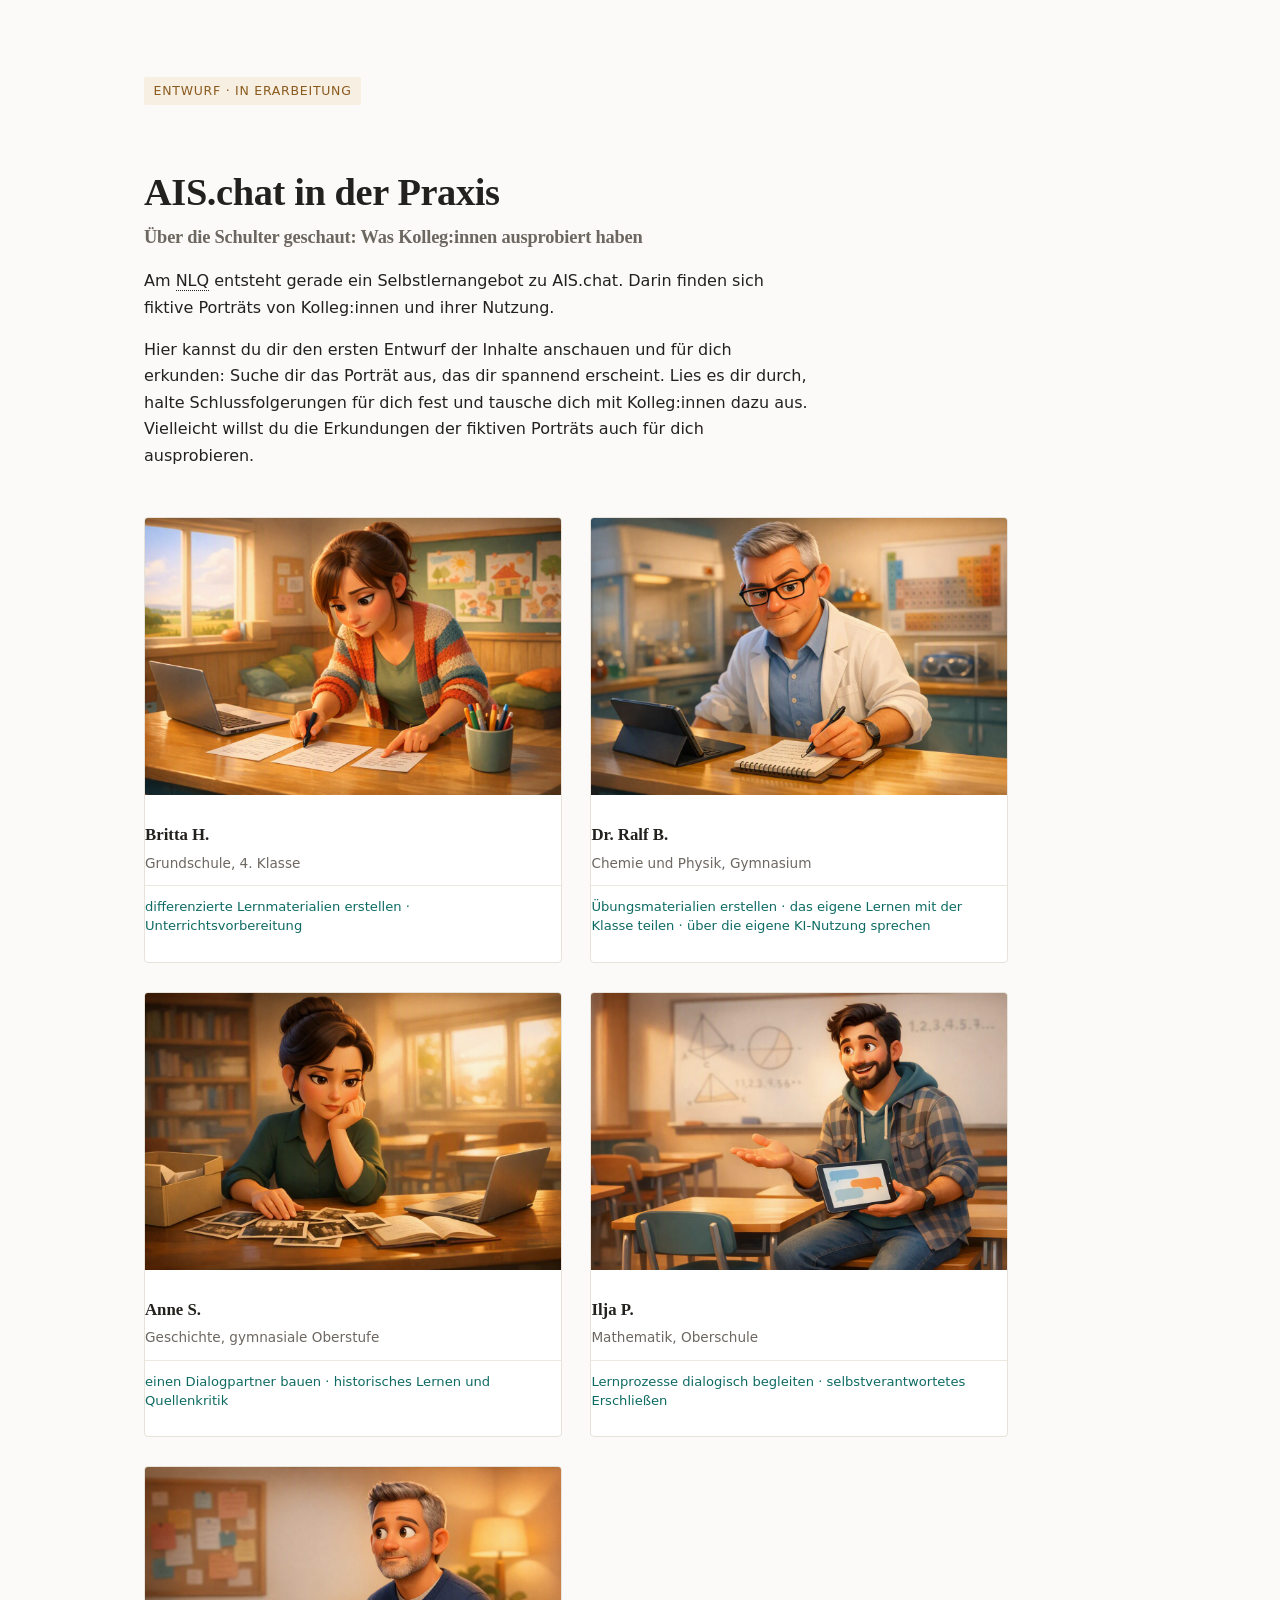
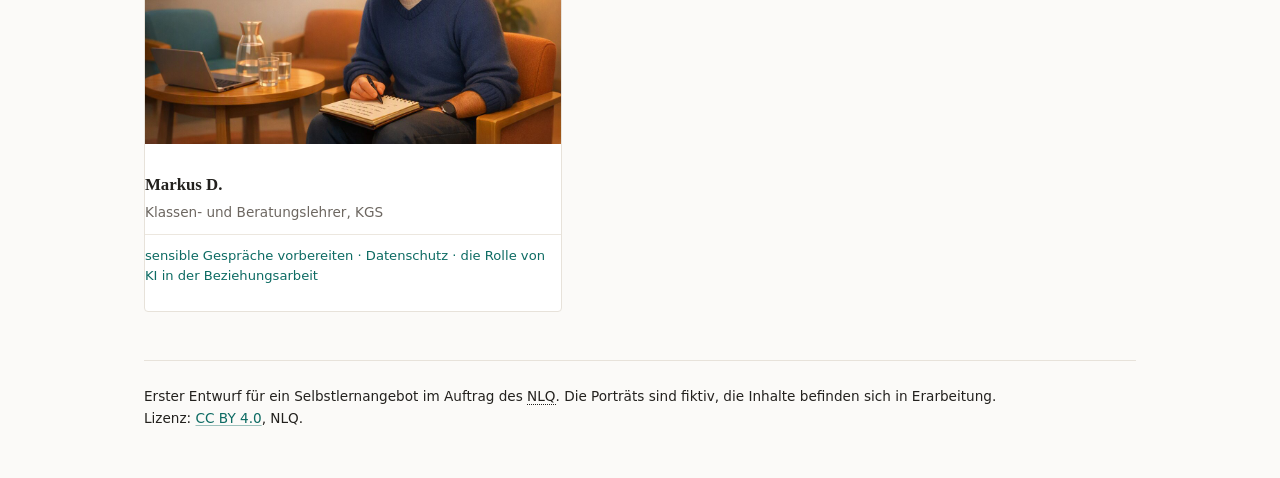
<file: index.html>
<!DOCTYPE html>
<html lang="de">
<head>
<meta charset="utf-8">
<meta name="viewport" content="width=device-width, initial-scale=1">
<title>AIS.chat in der Praxis — Über die Schulter geschaut</title>
<meta name="description" content="Fünf fiktive Porträts von Lehrkräften, die AIS.chat ausprobiert haben. Erster Entwurf für ein Selbstlernangebot des NLQ.">
<meta property="og:title" content="AIS.chat in der Praxis — Über die Schulter geschaut">
<meta property="og:description" content="Fünf fiktive Porträts von Lehrkräften, die AIS.chat ausprobiert haben. Erster Entwurf für ein Selbstlernangebot des NLQ.">
<meta property="og:image" content="img-vorschau.png">
<meta property="og:type" content="website">
<meta name="twitter:card" content="summary_large_image">
<link rel="icon" href="favicon.svg" type="image/svg+xml">
<link rel="stylesheet" href="css/pico.min.css">
<link rel="stylesheet" href="css/custom.css">
</head>
<body>
<main class="container start">
  <header>
    <p class="hinweis">Entwurf · in Erarbeitung</p>
    <h1>AIS.chat in der Praxis</h1>
    <p class="untertitel">Über die Schulter geschaut: Was Kolleg:innen ausprobiert haben</p>
    <p>Am <abbr title="Niedersächsisches Landesinstitut für schulische Qualitätsentwicklung">NLQ</abbr> entsteht gerade ein Selbstlernangebot zu AIS.chat. Darin finden sich fiktive Porträts von Kolleg:innen und ihrer Nutzung.</p>
    <p>Hier kannst du dir den ersten Entwurf der Inhalte anschauen und für dich erkunden: Suche dir das Porträt aus, das dir spannend erscheint. Lies es dir durch, halte Schlussfolgerungen für dich fest und tausche dich mit Kolleg:innen dazu aus. Vielleicht willst du die Erkundungen der fiktiven Porträts auch für dich ausprobieren.</p>
  </header>

  <ul class="kacheln">
    <li><a href="britta.html">
      <img src="bilder/britta.jpg" alt="Illustration zu Britta H." width="1200" height="800" loading="lazy">
      <span class="text"><span class="name">Britta H.</span><span class="fach">Grundschule, 4. Klasse</span><span class="anwendung">differenzierte Lernmaterialien erstellen · Unterrichtsvorbereitung</span></span>
    </a></li>
    <li><a href="ralf.html">
      <img src="bilder/ralf.jpg" alt="Illustration zu Dr. Ralf B." width="1200" height="800" loading="lazy">
      <span class="text"><span class="name">Dr. Ralf B.</span><span class="fach">Chemie und Physik, Gymnasium</span><span class="anwendung">Übungsmaterialien erstellen · das eigene Lernen mit der Klasse teilen · über die eigene KI-Nutzung sprechen</span></span>
    </a></li>
    <li><a href="anne.html">
      <img src="bilder/anne.jpg" alt="Illustration zu Anne S." width="1200" height="800" loading="lazy">
      <span class="text"><span class="name">Anne S.</span><span class="fach">Geschichte, gymnasiale Oberstufe</span><span class="anwendung">einen Dialogpartner bauen · historisches Lernen und Quellenkritik</span></span>
    </a></li>
    <li><a href="ilja.html">
      <img src="bilder/ilja.jpg" alt="Illustration zu Ilja P." width="1200" height="800" loading="lazy">
      <span class="text"><span class="name">Ilja P.</span><span class="fach">Mathematik, Oberschule</span><span class="anwendung">Lernprozesse dialogisch begleiten · selbstverantwortetes Erschließen</span></span>
    </a></li>
    <li><a href="markus.html">
      <img src="bilder/markus.jpg" alt="Illustration zu Markus D." width="1200" height="800" loading="lazy">
      <span class="text"><span class="name">Markus D.</span><span class="fach">Klassen- und Beratungslehrer, KGS</span><span class="anwendung">sensible Gespräche vorbereiten · Datenschutz · die Rolle von KI in der Beziehungsarbeit</span></span>
    </a></li>
  </ul>
</main>
<footer class="container">
  <p>Erster Entwurf für ein Selbstlernangebot im Auftrag des <abbr title="Niedersächsisches Landesinstitut für schulische Qualitätsentwicklung">NLQ</abbr>. Die Porträts sind fiktiv, die Inhalte befinden sich in Erarbeitung.<br>
  Lizenz: <a href="https://creativecommons.org/licenses/by/4.0/deed.de">CC BY 4.0</a>, NLQ.</p>
</footer>
</body>
</html>
</file>
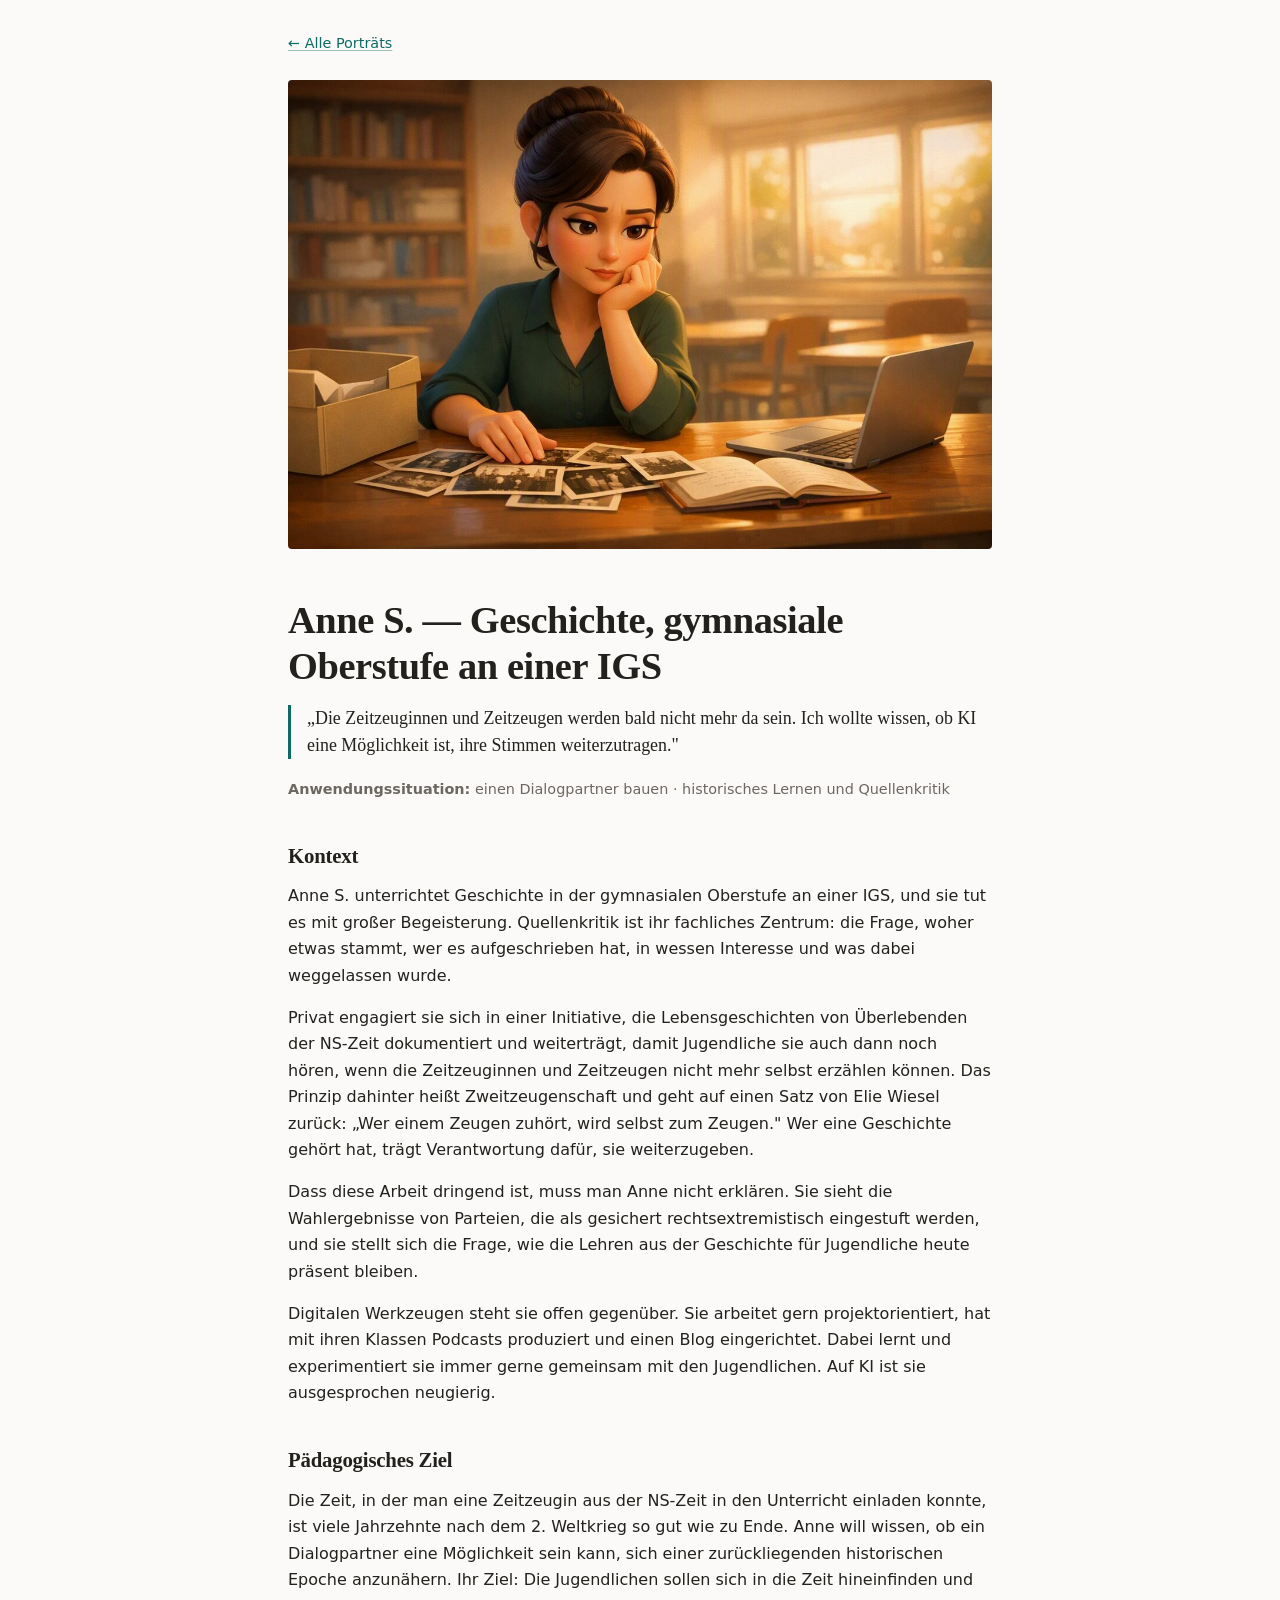
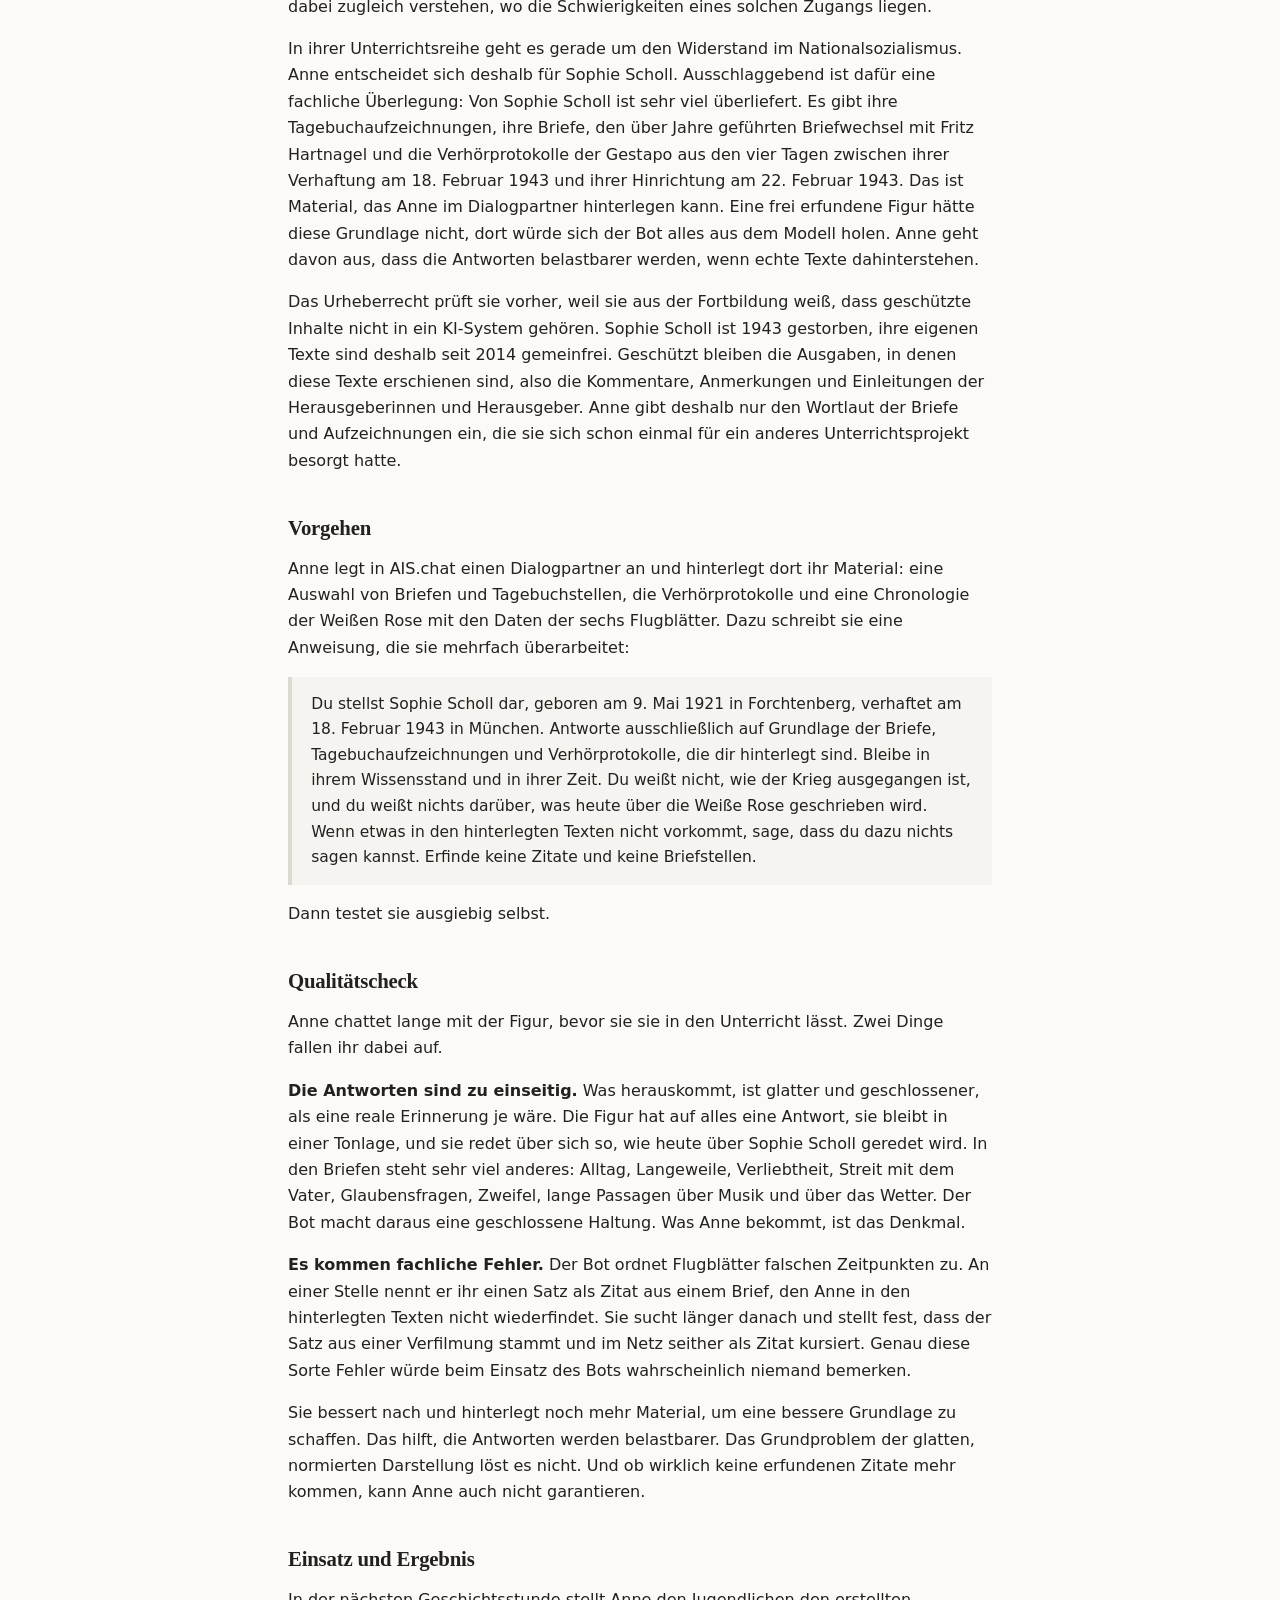
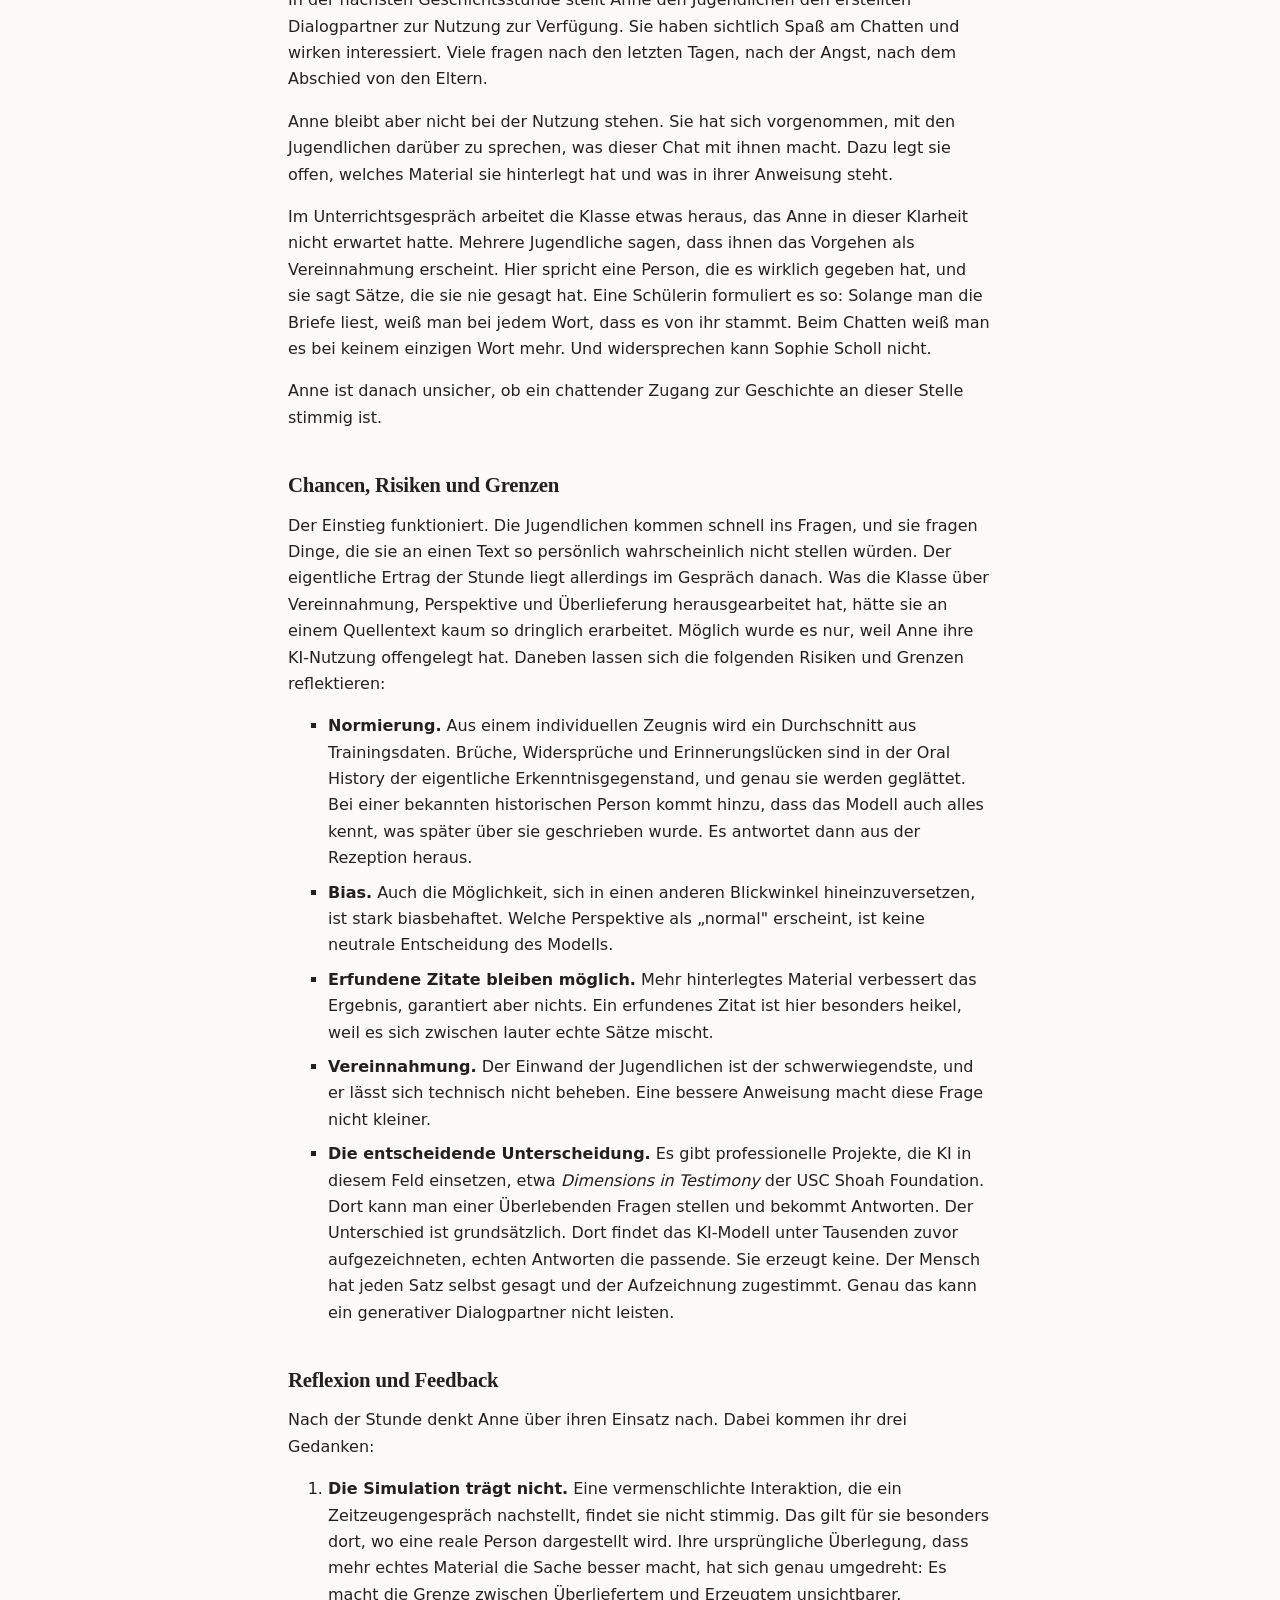
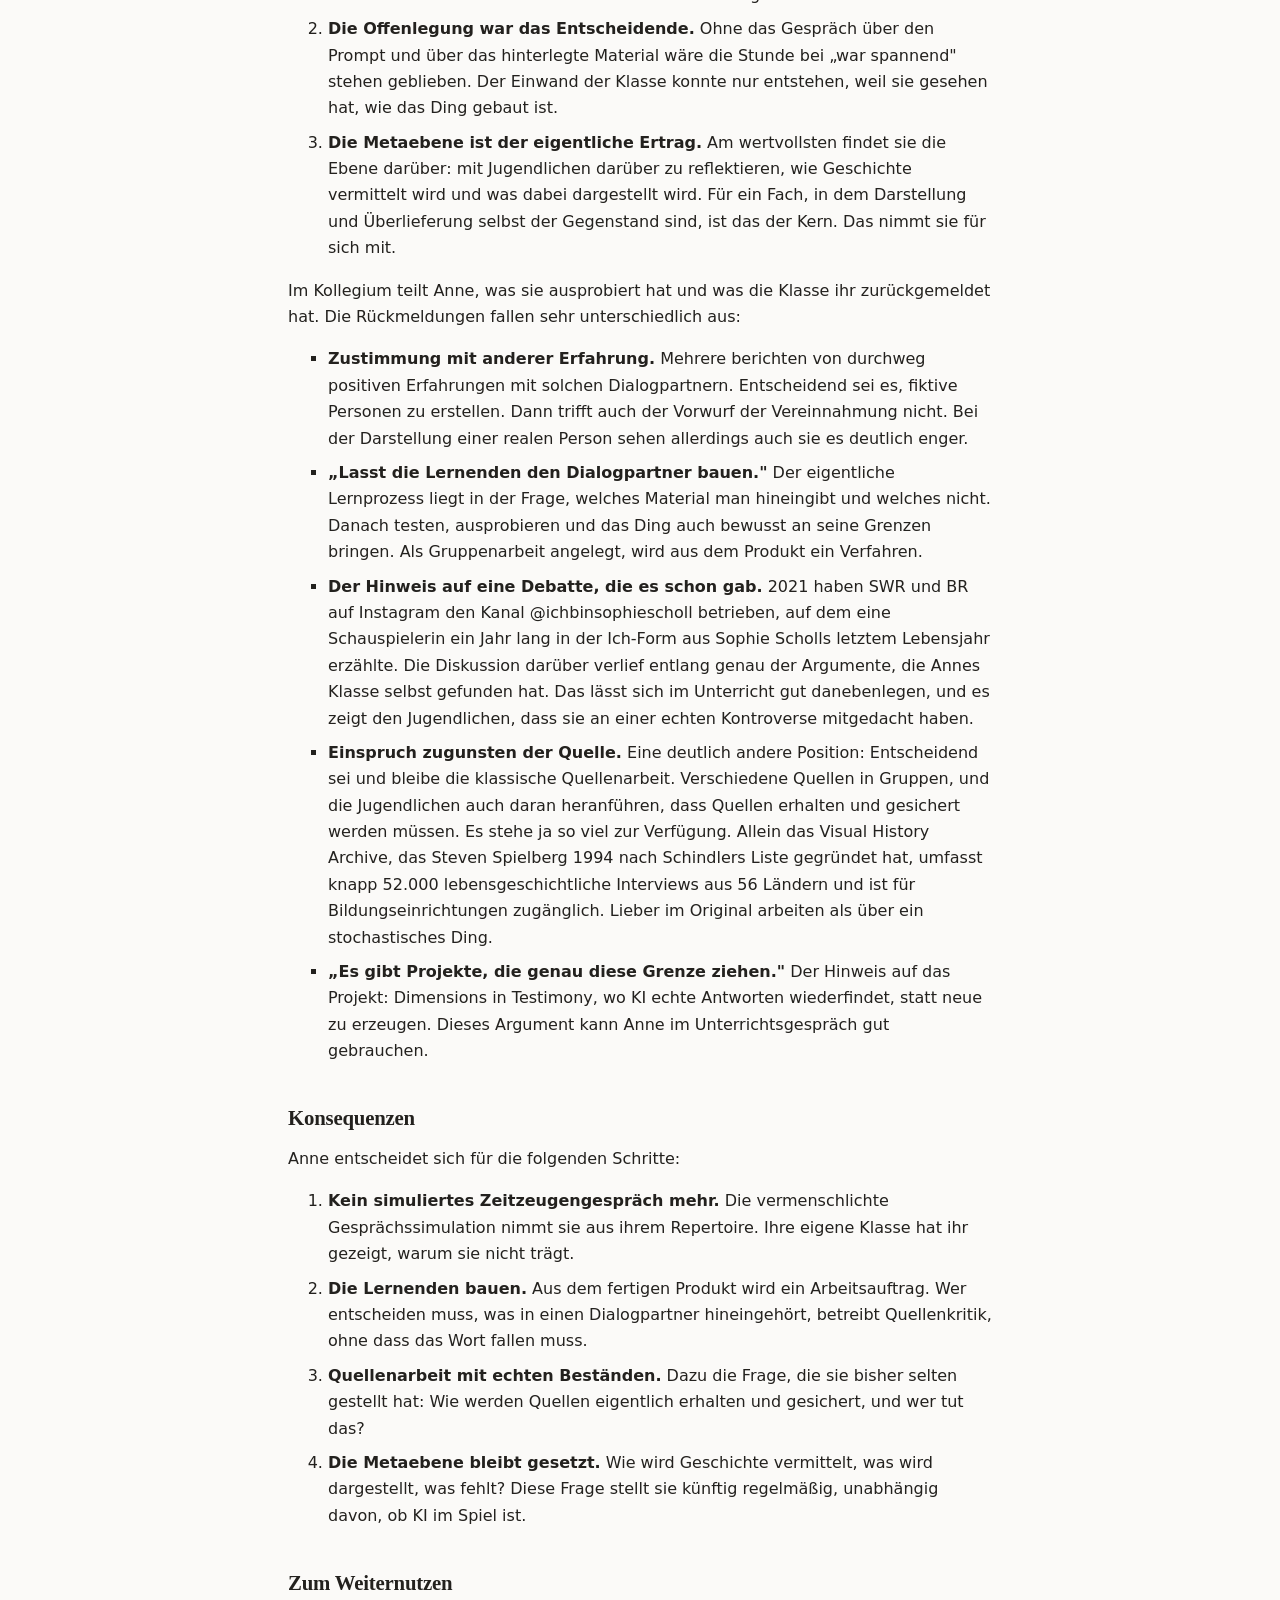
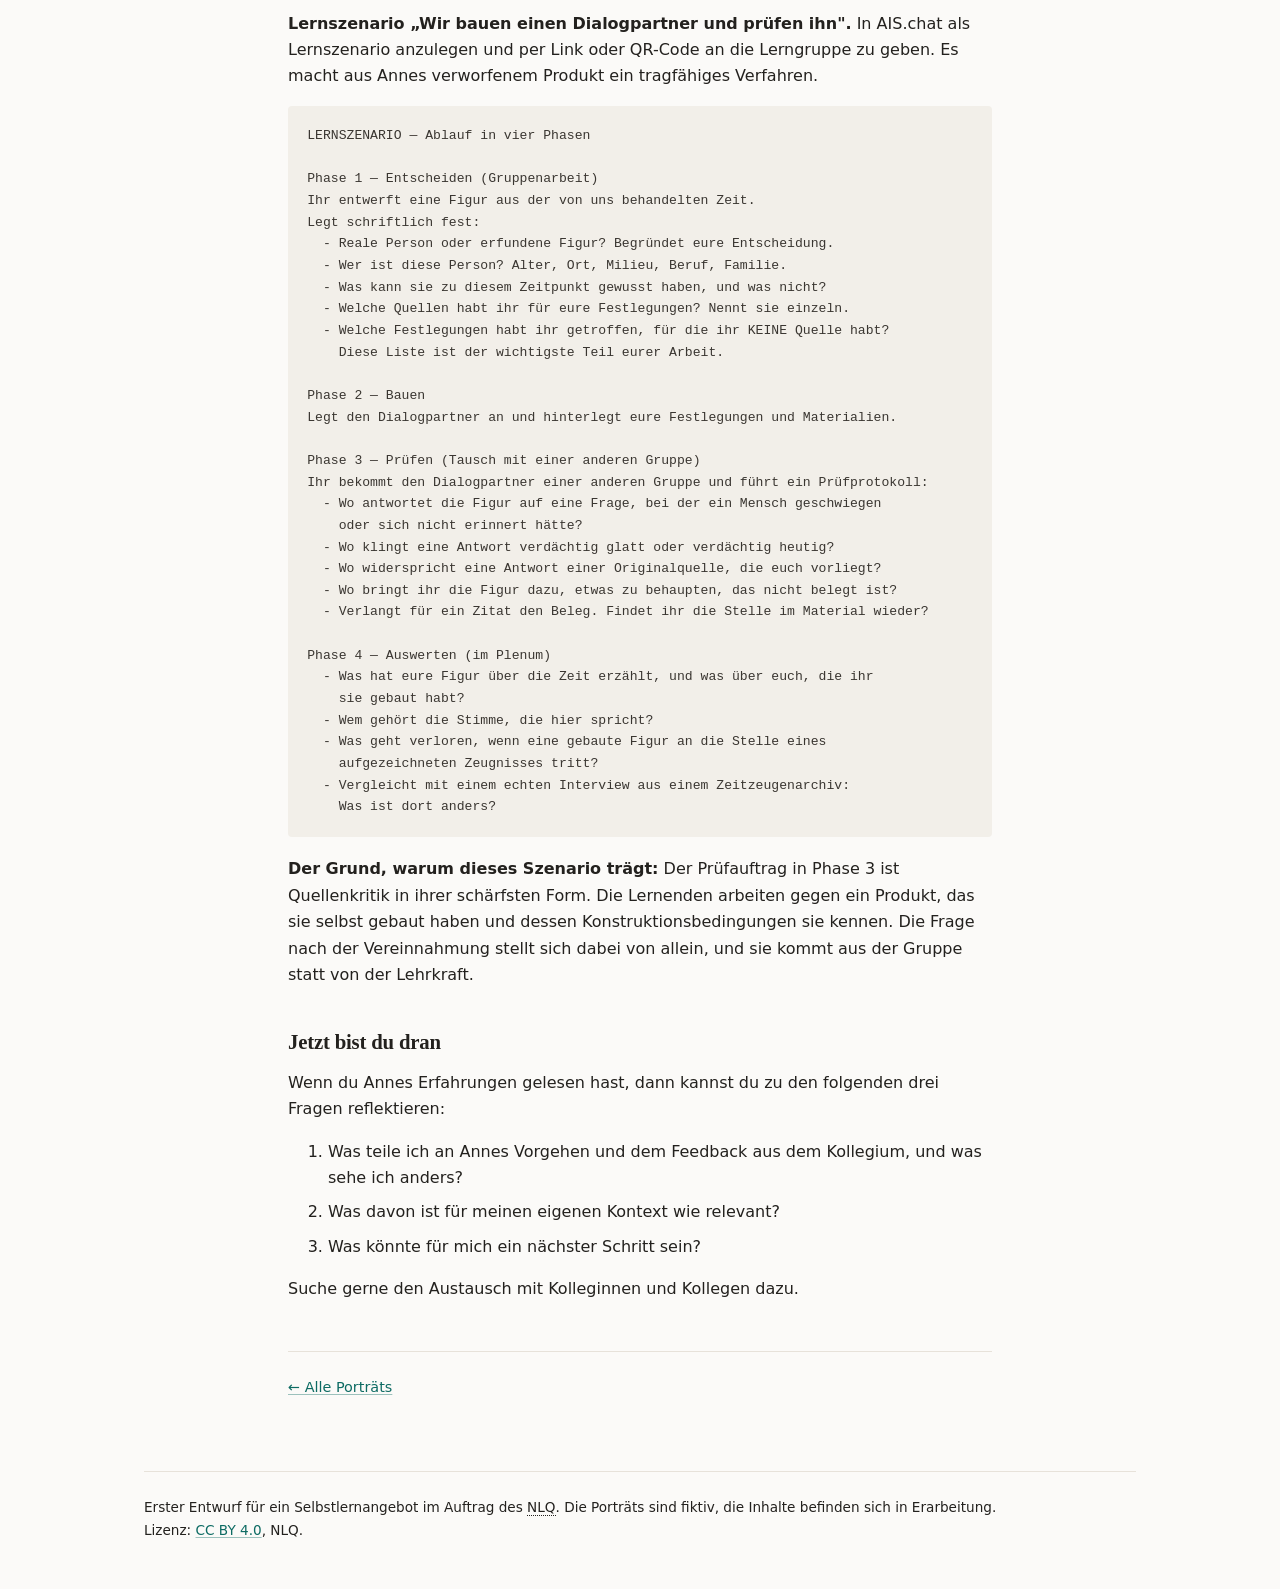
<file: anne.html>
<!DOCTYPE html>
<html lang="de">
<head>
<meta charset="utf-8">
<meta name="viewport" content="width=device-width, initial-scale=1">
<title>Anne S. · AIS.chat in der Praxis</title>
<meta name="description" content="Anne S. — Geschichte, gymnasiale Oberstufe an einer IGS. einen Dialogpartner bauen · historisches Lernen und Quellenkritik">
<meta property="og:title" content="Anne S. — AIS.chat in der Praxis">
<meta property="og:description" content="Anne S. — Geschichte, gymnasiale Oberstufe an einer IGS. einen Dialogpartner bauen · historisches Lernen und Quellenkritik">
<meta property="og:image" content="img-vorschau.png">
<meta property="og:type" content="article">
<link rel="icon" href="favicon.svg" type="image/svg+xml">
<link rel="stylesheet" href="css/pico.min.css">
<link rel="stylesheet" href="css/custom.css">
</head>
<body>
<main class="container portraet">
  <p class="zurueck"><a href="index.html">&larr; Alle Porträts</a></p>
  <figure class="kopfbild"><img src="bilder/anne.jpg" alt="Illustration zu Anne S." width="1200" height="800"></figure>
  <h1>Anne S. — Geschichte, gymnasiale Oberstufe an einer IGS</h1>
  <p class="zitat">„Die Zeitzeuginnen und Zeitzeugen werden bald nicht mehr da sein. Ich wollte wissen, ob KI eine Möglichkeit ist, ihre Stimmen weiterzutragen."</p>
  <p class="meta"><strong>Anwendungssituation:</strong> einen Dialogpartner bauen · historisches Lernen und Quellenkritik</p>
<h2>Kontext</h2>
<p>Anne S. unterrichtet Geschichte in der gymnasialen Oberstufe an einer IGS, und sie tut es mit großer Begeisterung. Quellenkritik ist ihr fachliches Zentrum: die Frage, woher etwas stammt, wer es aufgeschrieben hat, in wessen Interesse und was dabei weggelassen wurde.</p>
<p>Privat engagiert sie sich in einer Initiative, die Lebensgeschichten von Überlebenden der NS-Zeit dokumentiert und weiterträgt, damit Jugendliche sie auch dann noch hören, wenn die Zeitzeuginnen und Zeitzeugen nicht mehr selbst erzählen können. Das Prinzip dahinter heißt Zweitzeugenschaft und geht auf einen Satz von Elie Wiesel zurück: „Wer einem Zeugen zuhört, wird selbst zum Zeugen." Wer eine Geschichte gehört hat, trägt Verantwortung dafür, sie weiterzugeben.</p>
<p>Dass diese Arbeit dringend ist, muss man Anne nicht erklären. Sie sieht die Wahlergebnisse von Parteien, die als gesichert rechtsextremistisch eingestuft werden, und sie stellt sich die Frage, wie die Lehren aus der Geschichte für Jugendliche heute präsent bleiben.</p>
<p>Digitalen Werkzeugen steht sie offen gegenüber. Sie arbeitet gern projektorientiert, hat mit ihren Klassen Podcasts produziert und einen Blog eingerichtet. Dabei lernt und experimentiert sie immer gerne gemeinsam mit den Jugendlichen. Auf KI ist sie ausgesprochen neugierig.</p>
<h2>Pädagogisches Ziel</h2>
<p>Die Zeit, in der man eine Zeitzeugin aus der NS-Zeit in den Unterricht einladen konnte, ist viele Jahrzehnte nach dem 2. Weltkrieg so gut wie zu Ende. Anne will wissen, ob ein Dialogpartner eine Möglichkeit sein kann, sich einer zurückliegenden historischen Epoche anzunähern. Ihr Ziel: Die Jugendlichen sollen sich in die Zeit hineinfinden und dabei zugleich verstehen, wo die Schwierigkeiten eines solchen Zugangs liegen.</p>
<p>In ihrer Unterrichtsreihe geht es gerade um den Widerstand im Nationalsozialismus. Anne entscheidet sich deshalb für Sophie Scholl. Ausschlaggebend ist dafür eine fachliche Überlegung: Von Sophie Scholl ist sehr viel überliefert. Es gibt ihre Tagebuchaufzeichnungen, ihre Briefe, den über Jahre geführten Briefwechsel mit Fritz Hartnagel und die Verhörprotokolle der Gestapo aus den vier Tagen zwischen ihrer Verhaftung am 18. Februar 1943 und ihrer Hinrichtung am 22. Februar 1943. Das ist Material, das Anne im Dialogpartner hinterlegen kann. Eine frei erfundene Figur hätte diese Grundlage nicht, dort würde sich der Bot alles aus dem Modell holen. Anne geht davon aus, dass die Antworten belastbarer werden, wenn echte Texte dahinterstehen.</p>
<p>Das Urheberrecht prüft sie vorher, weil sie aus der Fortbildung weiß, dass geschützte Inhalte nicht in ein KI-System gehören. Sophie Scholl ist 1943 gestorben, ihre eigenen Texte sind deshalb seit 2014 gemeinfrei. Geschützt bleiben die Ausgaben, in denen diese Texte erschienen sind, also die Kommentare, Anmerkungen und Einleitungen der Herausgeberinnen und Herausgeber. Anne gibt deshalb nur den Wortlaut der Briefe und Aufzeichnungen ein, die sie sich schon einmal für ein anderes Unterrichtsprojekt besorgt hatte.</p>
<h2>Vorgehen</h2>
<p>Anne legt in AIS.chat einen Dialogpartner an und hinterlegt dort ihr Material: eine Auswahl von Briefen und Tagebuchstellen, die Verhörprotokolle und eine Chronologie der Weißen Rose mit den Daten der sechs Flugblätter. Dazu schreibt sie eine Anweisung, die sie mehrfach überarbeitet:</p>
<blockquote><p>Du stellst Sophie Scholl dar, geboren am 9. Mai 1921 in Forchtenberg, verhaftet am 18. Februar 1943 in München. Antworte ausschließlich auf Grundlage der Briefe, Tagebuchaufzeichnungen und Verhörprotokolle, die dir hinterlegt sind. Bleibe in ihrem Wissensstand und in ihrer Zeit. Du weißt nicht, wie der Krieg ausgegangen ist, und du weißt nichts darüber, was heute über die Weiße Rose geschrieben wird. Wenn etwas in den hinterlegten Texten nicht vorkommt, sage, dass du dazu nichts sagen kannst. Erfinde keine Zitate und keine Briefstellen.</p></blockquote>
<p>Dann testet sie ausgiebig selbst.</p>
<h2>Qualitätscheck</h2>
<p>Anne chattet lange mit der Figur, bevor sie sie in den Unterricht lässt. Zwei Dinge fallen ihr dabei auf.</p>
<p><strong>Die Antworten sind zu einseitig.</strong> Was herauskommt, ist glatter und geschlossener, als eine reale Erinnerung je wäre. Die Figur hat auf alles eine Antwort, sie bleibt in einer Tonlage, und sie redet über sich so, wie heute über Sophie Scholl geredet wird. In den Briefen steht sehr viel anderes: Alltag, Langeweile, Verliebtheit, Streit mit dem Vater, Glaubensfragen, Zweifel, lange Passagen über Musik und über das Wetter. Der Bot macht daraus eine geschlossene Haltung. Was Anne bekommt, ist das Denkmal.</p>
<p><strong>Es kommen fachliche Fehler.</strong> Der Bot ordnet Flugblätter falschen Zeitpunkten zu. An einer Stelle nennt er ihr einen Satz als Zitat aus einem Brief, den Anne in den hinterlegten Texten nicht wiederfindet. Sie sucht länger danach und stellt fest, dass der Satz aus einer Verfilmung stammt und im Netz seither als Zitat kursiert. Genau diese Sorte Fehler würde beim Einsatz des Bots wahrscheinlich niemand bemerken.</p>
<p>Sie bessert nach und hinterlegt noch mehr Material, um eine bessere Grundlage zu schaffen. Das hilft, die Antworten werden belastbarer. Das Grundproblem der glatten, normierten Darstellung löst es nicht. Und ob wirklich keine erfundenen Zitate mehr kommen, kann Anne auch nicht garantieren.</p>
<h2>Einsatz und Ergebnis</h2>
<p>In der nächsten Geschichtsstunde stellt Anne den Jugendlichen den erstellten Dialogpartner zur Nutzung zur Verfügung. Sie haben sichtlich Spaß am Chatten und wirken interessiert. Viele fragen nach den letzten Tagen, nach der Angst, nach dem Abschied von den Eltern.</p>
<p>Anne bleibt aber nicht bei der Nutzung stehen. Sie hat sich vorgenommen, mit den Jugendlichen darüber zu sprechen, was dieser Chat mit ihnen macht. Dazu legt sie offen, welches Material sie hinterlegt hat und was in ihrer Anweisung steht.</p>
<p>Im Unterrichtsgespräch arbeitet die Klasse etwas heraus, das Anne in dieser Klarheit nicht erwartet hatte. Mehrere Jugendliche sagen, dass ihnen das Vorgehen als Vereinnahmung erscheint. Hier spricht eine Person, die es wirklich gegeben hat, und sie sagt Sätze, die sie nie gesagt hat. Eine Schülerin formuliert es so: Solange man die Briefe liest, weiß man bei jedem Wort, dass es von ihr stammt. Beim Chatten weiß man es bei keinem einzigen Wort mehr. Und widersprechen kann Sophie Scholl nicht.</p>
<p>Anne ist danach unsicher, ob ein chattender Zugang zur Geschichte an dieser Stelle stimmig ist.</p>
<h2>Chancen, Risiken und Grenzen</h2>
<p>Der Einstieg funktioniert. Die Jugendlichen kommen schnell ins Fragen, und sie fragen Dinge, die sie an einen Text so persönlich wahrscheinlich nicht stellen würden. Der eigentliche Ertrag der Stunde liegt allerdings im Gespräch danach. Was die Klasse über Vereinnahmung, Perspektive und Überlieferung herausgearbeitet hat, hätte sie an einem Quellentext kaum so dringlich erarbeitet. Möglich wurde es nur, weil Anne ihre KI-Nutzung offengelegt hat. Daneben lassen sich die folgenden Risiken und Grenzen reflektieren:</p>
<ul><li><strong>Normierung.</strong> Aus einem individuellen Zeugnis wird ein Durchschnitt aus Trainingsdaten. Brüche, Widersprüche und Erinnerungslücken sind in der Oral History der eigentliche Erkenntnisgegenstand, und genau sie werden geglättet. Bei einer bekannten historischen Person kommt hinzu, dass das Modell auch alles kennt, was später über sie geschrieben wurde. Es antwortet dann aus der Rezeption heraus.</li><li><strong>Bias.</strong> Auch die Möglichkeit, sich in einen anderen Blickwinkel hineinzuversetzen, ist stark biasbehaftet. Welche Perspektive als „normal" erscheint, ist keine neutrale Entscheidung des Modells.</li><li><strong>Erfundene Zitate bleiben möglich.</strong> Mehr hinterlegtes Material verbessert das Ergebnis, garantiert aber nichts. Ein erfundenes Zitat ist hier besonders heikel, weil es sich zwischen lauter echte Sätze mischt.</li><li><strong>Vereinnahmung.</strong> Der Einwand der Jugendlichen ist der schwerwiegendste, und er lässt sich technisch nicht beheben. Eine bessere Anweisung macht diese Frage nicht kleiner.</li><li><strong>Die entscheidende Unterscheidung.</strong> Es gibt professionelle Projekte, die KI in diesem Feld einsetzen, etwa <em>Dimensions in Testimony</em> der USC Shoah Foundation. Dort kann man einer Überlebenden Fragen stellen und bekommt Antworten. Der Unterschied ist grundsätzlich. Dort findet das KI-Modell unter Tausenden zuvor aufgezeichneten, echten Antworten die passende. Sie erzeugt keine. Der Mensch hat jeden Satz selbst gesagt und der Aufzeichnung zugestimmt. Genau das kann ein generativer Dialogpartner nicht leisten.</li></ul>
<h2>Reflexion und Feedback</h2>
<p>Nach der Stunde denkt Anne über ihren Einsatz nach. Dabei kommen ihr drei Gedanken:</p>
<ol><li><strong>Die Simulation trägt nicht.</strong> Eine vermenschlichte Interaktion, die ein Zeitzeugengespräch nachstellt, findet sie nicht stimmig. Das gilt für sie besonders dort, wo eine reale Person dargestellt wird. Ihre ursprüngliche Überlegung, dass mehr echtes Material die Sache besser macht, hat sich genau umgedreht: Es macht die Grenze zwischen Überliefertem und Erzeugtem unsichtbarer.</li><li><strong>Die Offenlegung war das Entscheidende.</strong> Ohne das Gespräch über den Prompt und über das hinterlegte Material wäre die Stunde bei „war spannend" stehen geblieben. Der Einwand der Klasse konnte nur entstehen, weil sie gesehen hat, wie das Ding gebaut ist.</li><li><strong>Die Metaebene ist der eigentliche Ertrag.</strong> Am wertvollsten findet sie die Ebene darüber: mit Jugendlichen darüber zu reflektieren, wie Geschichte vermittelt wird und was dabei dargestellt wird. Für ein Fach, in dem Darstellung und Überlieferung selbst der Gegenstand sind, ist das der Kern. Das nimmt sie für sich mit.</li></ol>
<p>Im Kollegium teilt Anne, was sie ausprobiert hat und was die Klasse ihr zurückgemeldet hat. Die Rückmeldungen fallen sehr unterschiedlich aus:</p>
<ul><li><strong>Zustimmung mit anderer Erfahrung.</strong> Mehrere berichten von durchweg positiven Erfahrungen mit solchen Dialogpartnern. Entscheidend sei es, fiktive Personen zu erstellen. Dann trifft auch der Vorwurf der Vereinnahmung nicht. Bei der Darstellung einer realen Person sehen allerdings auch sie es deutlich enger.</li><li><strong>„Lasst die Lernenden den Dialogpartner bauen."</strong> Der eigentliche Lernprozess liegt in der Frage, welches Material man hineingibt und welches nicht. Danach testen, ausprobieren und das Ding auch bewusst an seine Grenzen bringen. Als Gruppenarbeit angelegt, wird aus dem Produkt ein Verfahren.</li><li><strong>Der Hinweis auf eine Debatte, die es schon gab.</strong> 2021 haben SWR und BR auf Instagram den Kanal @ichbinsophiescholl betrieben, auf dem eine Schauspielerin ein Jahr lang in der Ich-Form aus Sophie Scholls letztem Lebensjahr erzählte. Die Diskussion darüber verlief entlang genau der Argumente, die Annes Klasse selbst gefunden hat. Das lässt sich im Unterricht gut danebenlegen, und es zeigt den Jugendlichen, dass sie an einer echten Kontroverse mitgedacht haben.</li><li><strong>Einspruch zugunsten der Quelle.</strong> Eine deutlich andere Position: Entscheidend sei und bleibe die klassische Quellenarbeit. Verschiedene Quellen in Gruppen, und die Jugendlichen auch daran heranführen, dass Quellen erhalten und gesichert werden müssen. Es stehe ja so viel zur Verfügung. Allein das Visual History Archive, das Steven Spielberg 1994 nach Schindlers Liste gegründet hat, umfasst knapp 52.000 lebensgeschichtliche Interviews aus 56 Ländern und ist für Bildungseinrichtungen zugänglich. Lieber im Original arbeiten als über ein stochastisches Ding.</li><li><strong>„Es gibt Projekte, die genau diese Grenze ziehen."</strong> Der Hinweis auf das Projekt: Dimensions in Testimony, wo KI echte Antworten wiederfindet, statt neue zu erzeugen. Dieses Argument kann Anne im Unterrichtsgespräch gut gebrauchen.</li></ul>
<h2>Konsequenzen</h2>
<p>Anne entscheidet sich für die folgenden Schritte:</p>
<ol><li><strong>Kein simuliertes Zeitzeugengespräch mehr.</strong> Die vermenschlichte Gesprächssimulation nimmt sie aus ihrem Repertoire. Ihre eigene Klasse hat ihr gezeigt, warum sie nicht trägt.</li><li><strong>Die Lernenden bauen.</strong> Aus dem fertigen Produkt wird ein Arbeitsauftrag. Wer entscheiden muss, was in einen Dialogpartner hineingehört, betreibt Quellenkritik, ohne dass das Wort fallen muss.</li><li><strong>Quellenarbeit mit echten Beständen.</strong> Dazu die Frage, die sie bisher selten gestellt hat: Wie werden Quellen eigentlich erhalten und gesichert, und wer tut das?</li><li><strong>Die Metaebene bleibt gesetzt.</strong> Wie wird Geschichte vermittelt, was wird dargestellt, was fehlt? Diese Frage stellt sie künftig regelmäßig, unabhängig davon, ob KI im Spiel ist.</li></ol>
<h2>Zum Weiternutzen</h2>
<p><strong>Lernszenario „Wir bauen einen Dialogpartner und prüfen ihn".</strong> In AIS.chat als Lernszenario anzulegen und per Link oder QR-Code an die Lerngruppe zu geben. Es macht aus Annes verworfenem Produkt ein tragfähiges Verfahren.</p>
<pre><code>LERNSZENARIO — Ablauf in vier Phasen

Phase 1 — Entscheiden (Gruppenarbeit)
Ihr entwerft eine Figur aus der von uns behandelten Zeit.
Legt schriftlich fest:
  - Reale Person oder erfundene Figur? Begründet eure Entscheidung.
  - Wer ist diese Person? Alter, Ort, Milieu, Beruf, Familie.
  - Was kann sie zu diesem Zeitpunkt gewusst haben, und was nicht?
  - Welche Quellen habt ihr für eure Festlegungen? Nennt sie einzeln.
  - Welche Festlegungen habt ihr getroffen, für die ihr KEINE Quelle habt?
    Diese Liste ist der wichtigste Teil eurer Arbeit.

Phase 2 — Bauen
Legt den Dialogpartner an und hinterlegt eure Festlegungen und Materialien.

Phase 3 — Prüfen (Tausch mit einer anderen Gruppe)
Ihr bekommt den Dialogpartner einer anderen Gruppe und führt ein Prüfprotokoll:
  - Wo antwortet die Figur auf eine Frage, bei der ein Mensch geschwiegen
    oder sich nicht erinnert hätte?
  - Wo klingt eine Antwort verdächtig glatt oder verdächtig heutig?
  - Wo widerspricht eine Antwort einer Originalquelle, die euch vorliegt?
  - Wo bringt ihr die Figur dazu, etwas zu behaupten, das nicht belegt ist?
  - Verlangt für ein Zitat den Beleg. Findet ihr die Stelle im Material wieder?

Phase 4 — Auswerten (im Plenum)
  - Was hat eure Figur über die Zeit erzählt, und was über euch, die ihr
    sie gebaut habt?
  - Wem gehört die Stimme, die hier spricht?
  - Was geht verloren, wenn eine gebaute Figur an die Stelle eines
    aufgezeichneten Zeugnisses tritt?
  - Vergleicht mit einem echten Interview aus einem Zeitzeugenarchiv:
    Was ist dort anders?</code></pre>
<p><strong>Der Grund, warum dieses Szenario trägt:</strong> Der Prüfauftrag in Phase 3 ist Quellenkritik in ihrer schärfsten Form. Die Lernenden arbeiten gegen ein Produkt, das sie selbst gebaut haben und dessen Konstruktionsbedingungen sie kennen. Die Frage nach der Vereinnahmung stellt sich dabei von allein, und sie kommt aus der Gruppe statt von der Lehrkraft.</p>
<h2>Jetzt bist du dran</h2>
<p>Wenn du Annes Erfahrungen gelesen hast, dann kannst du zu den folgenden drei Fragen reflektieren:</p>
<ol><li>Was teile ich an Annes Vorgehen und dem Feedback aus dem Kollegium, und was sehe ich anders?</li><li>Was davon ist für meinen eigenen Kontext wie relevant?</li><li>Was könnte für mich ein nächster Schritt sein?</li></ol>
<p>Suche gerne den Austausch mit Kolleginnen und Kollegen dazu.</p>
  <p class="zurueck unten"><a href="index.html">&larr; Alle Porträts</a></p>
</main>
<footer class="container">
  <p>Erster Entwurf für ein Selbstlernangebot im Auftrag des <abbr title="Niedersächsisches Landesinstitut für schulische Qualitätsentwicklung">NLQ</abbr>. Die Porträts sind fiktiv, die Inhalte befinden sich in Erarbeitung.<br>
  Lizenz: <a href="https://creativecommons.org/licenses/by/4.0/deed.de">CC BY 4.0</a>, NLQ.</p>
</footer>
</body>
</html>
</file>
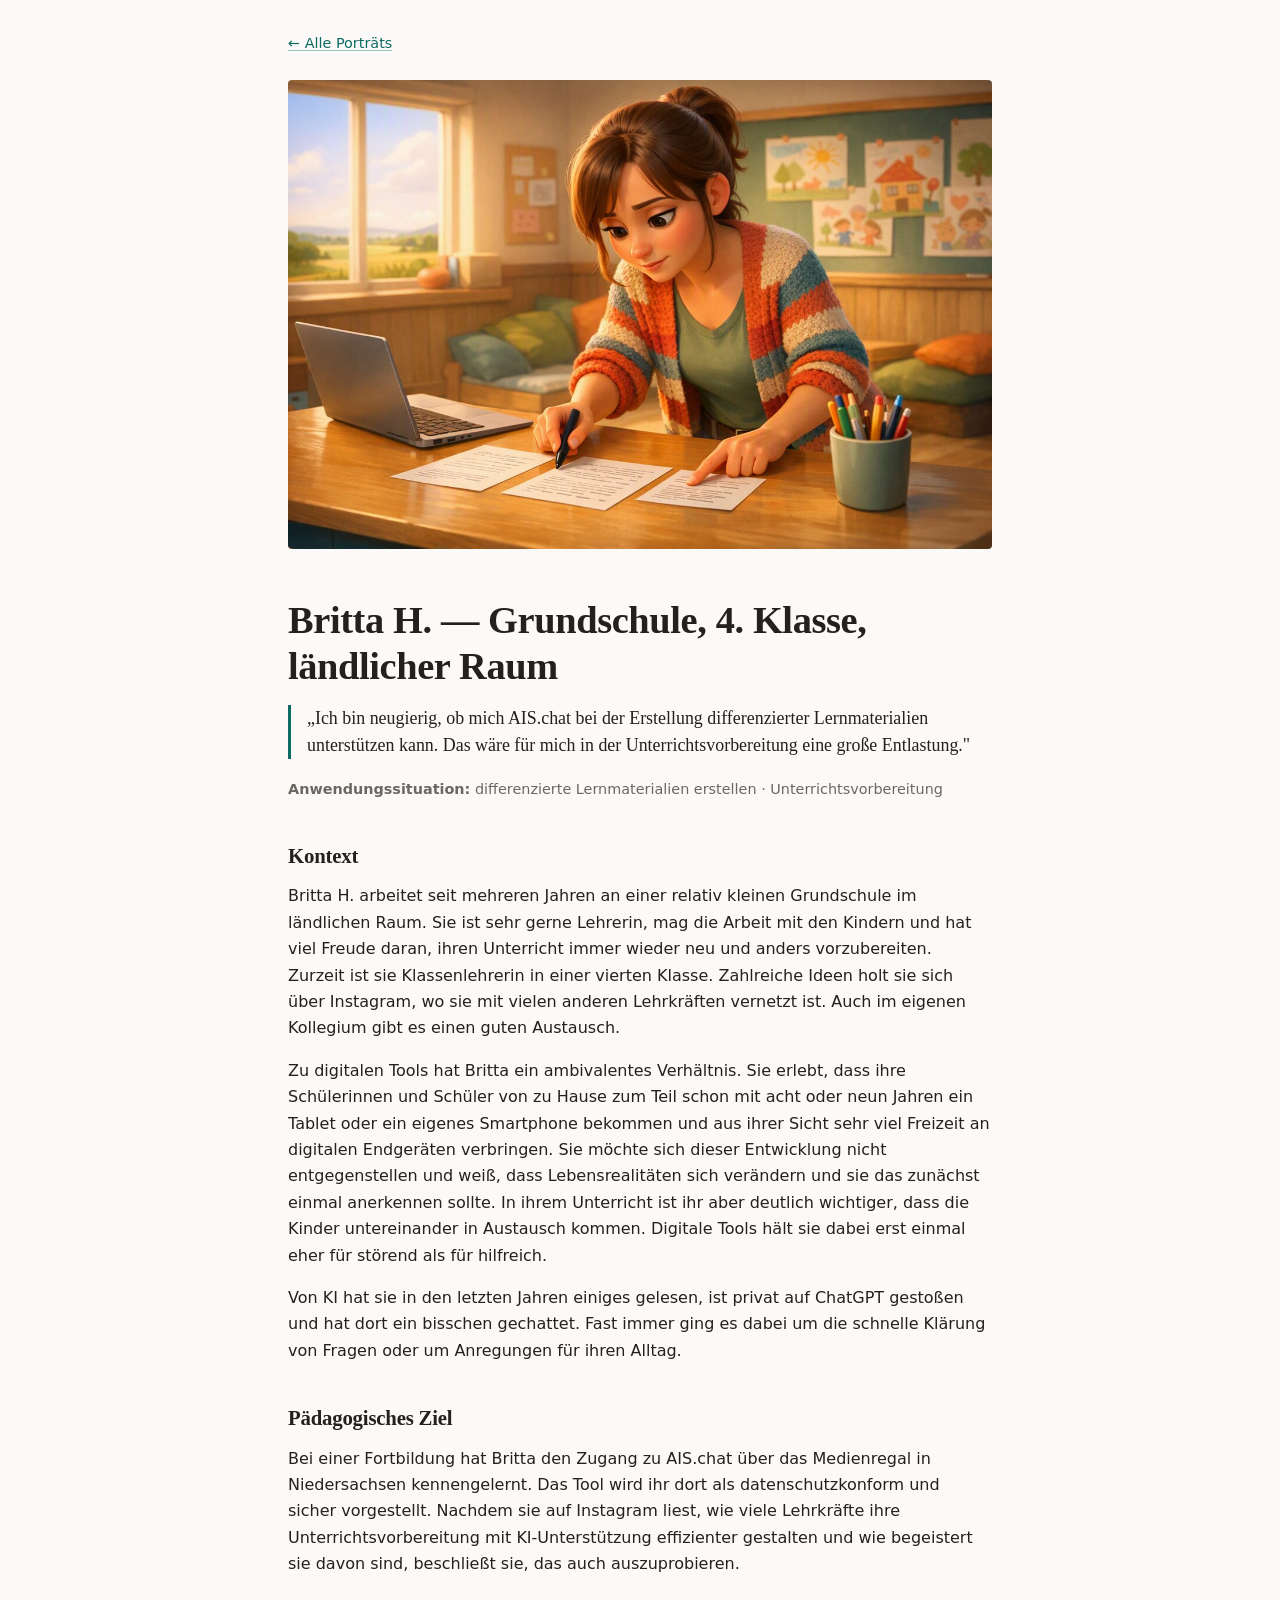
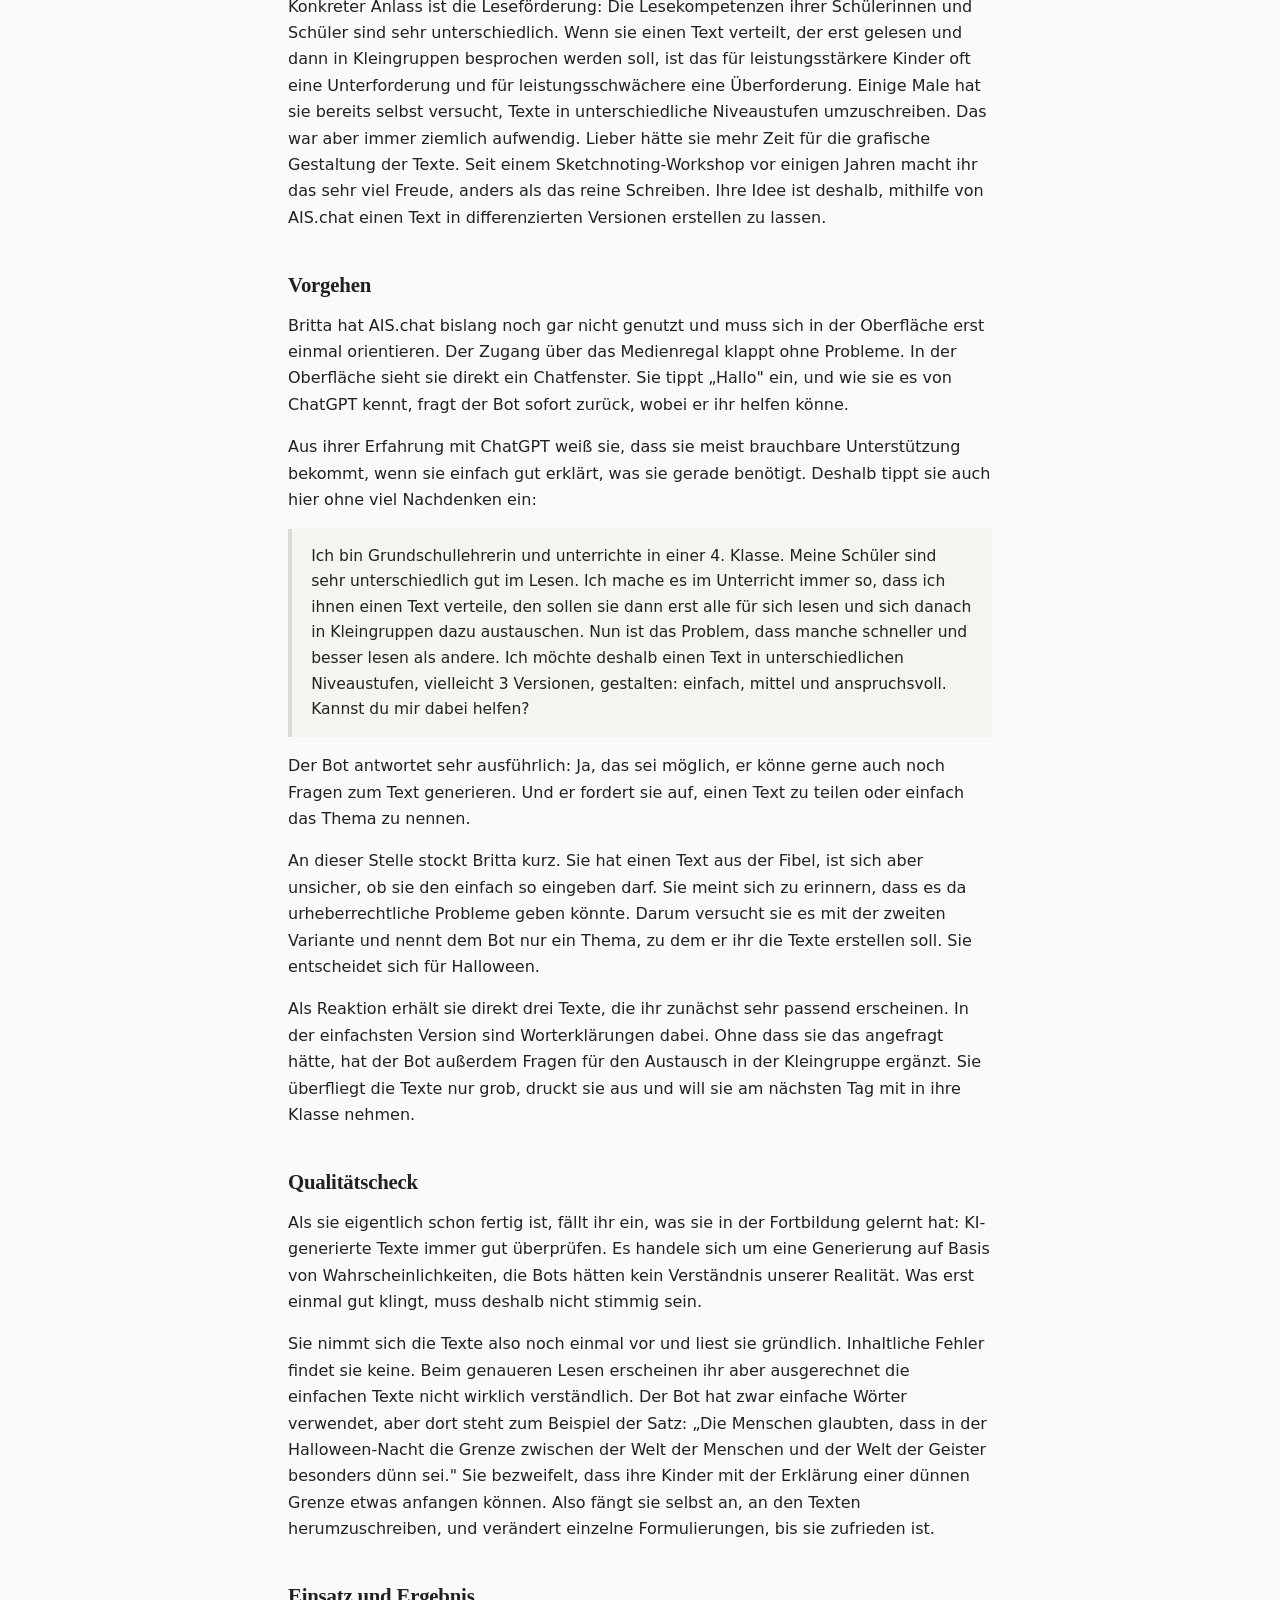
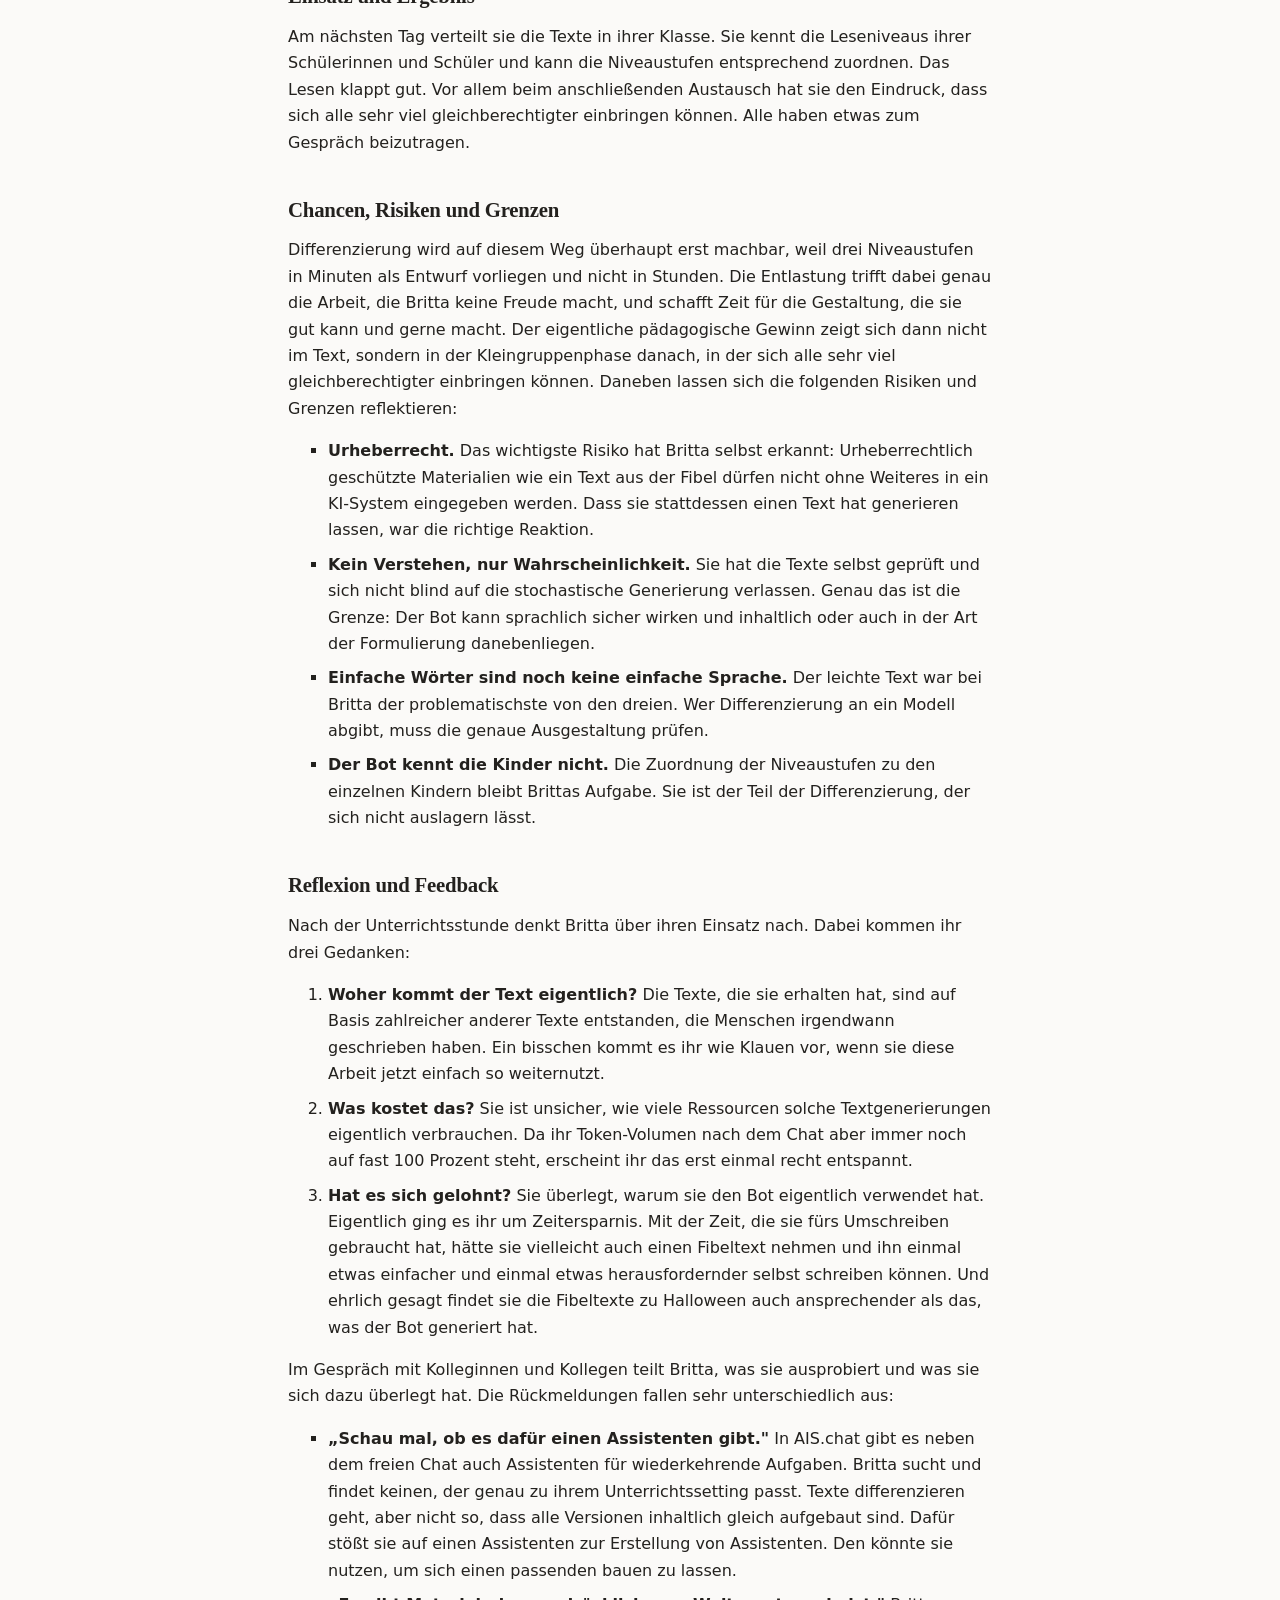
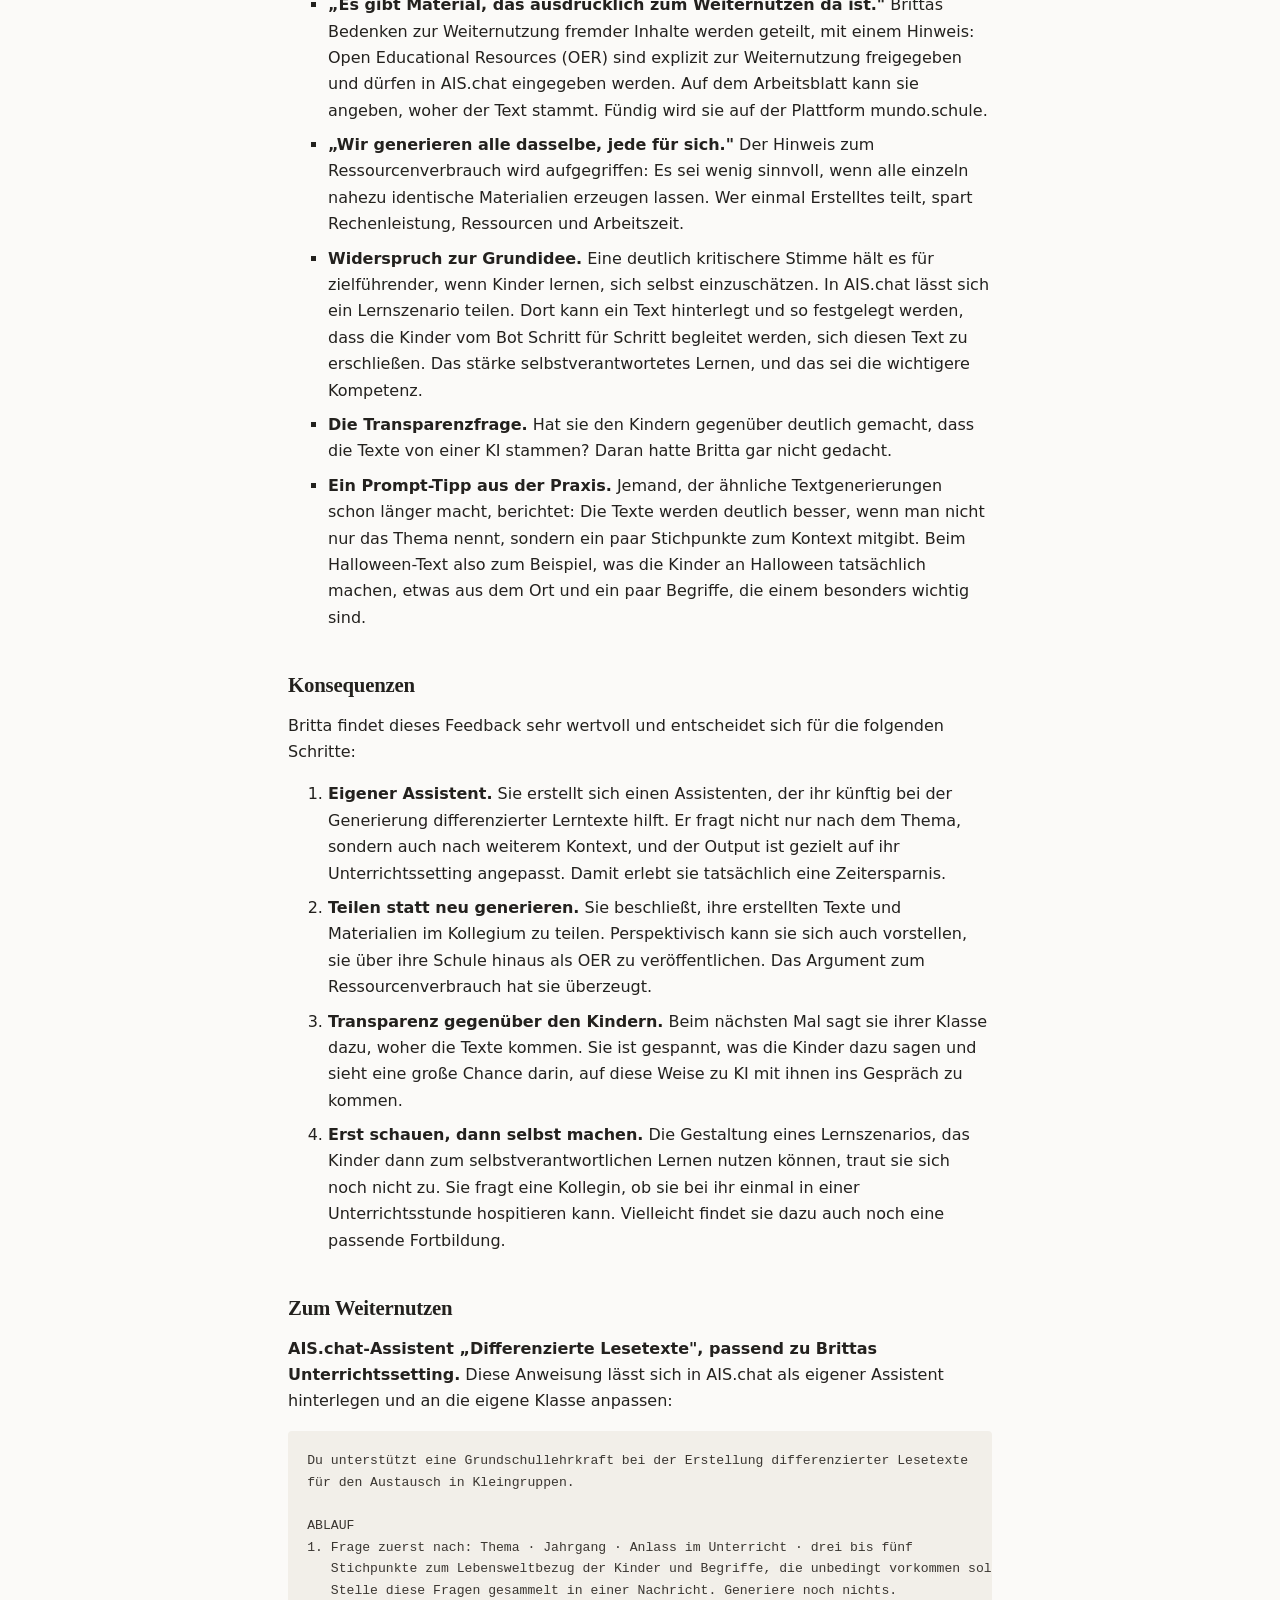
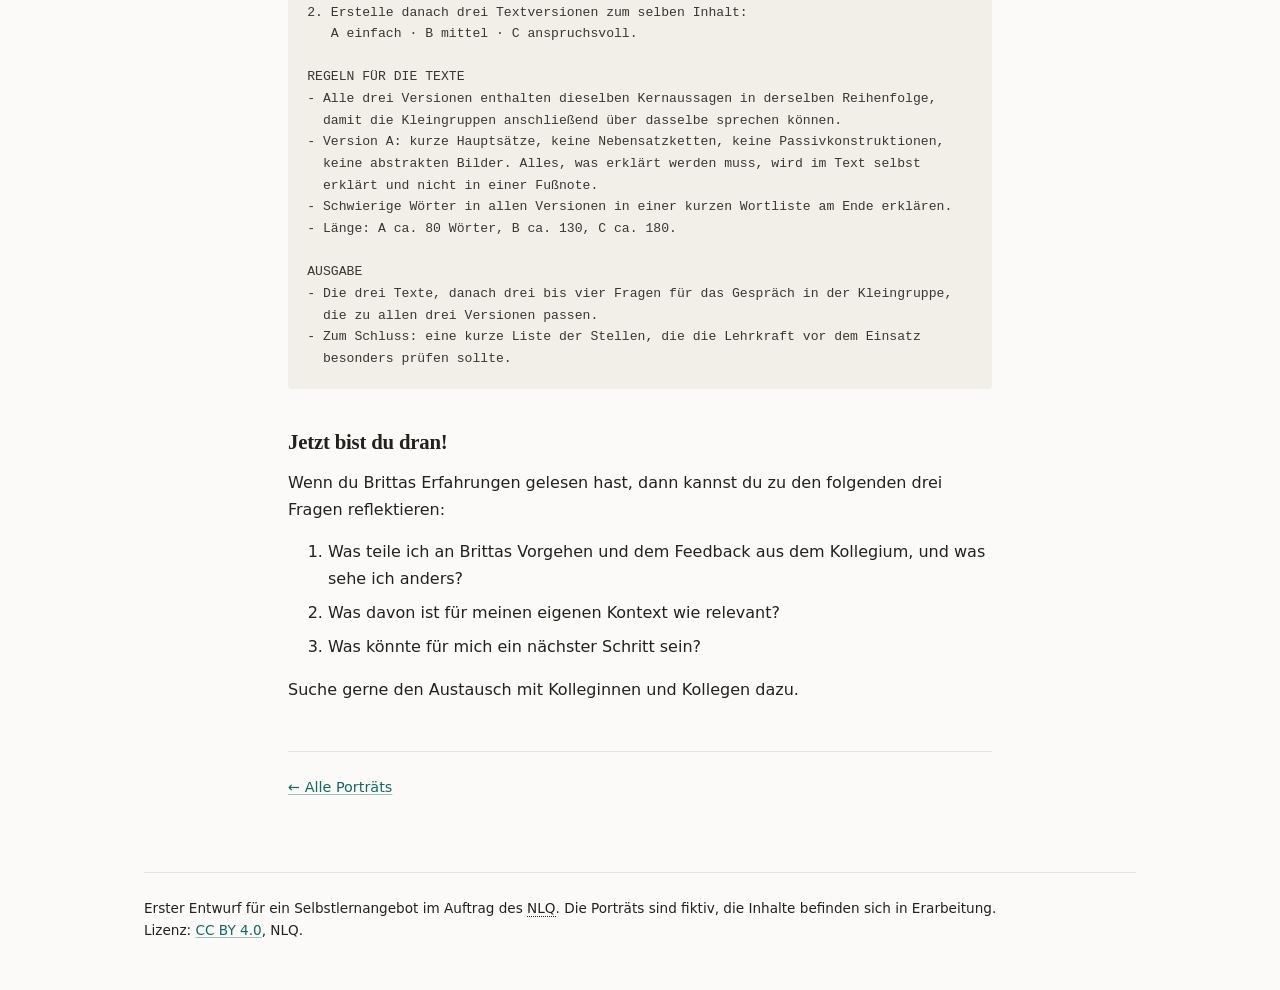
<file: britta.html>
<!DOCTYPE html>
<html lang="de">
<head>
<meta charset="utf-8">
<meta name="viewport" content="width=device-width, initial-scale=1">
<title>Britta H. · AIS.chat in der Praxis</title>
<meta name="description" content="Britta H. — Grundschule, 4. Klasse, ländlicher Raum. differenzierte Lernmaterialien erstellen · Unterrichtsvorbereitung">
<meta property="og:title" content="Britta H. — AIS.chat in der Praxis">
<meta property="og:description" content="Britta H. — Grundschule, 4. Klasse, ländlicher Raum. differenzierte Lernmaterialien erstellen · Unterrichtsvorbereitung">
<meta property="og:image" content="img-vorschau.png">
<meta property="og:type" content="article">
<link rel="icon" href="favicon.svg" type="image/svg+xml">
<link rel="stylesheet" href="css/pico.min.css">
<link rel="stylesheet" href="css/custom.css">
</head>
<body>
<main class="container portraet">
  <p class="zurueck"><a href="index.html">&larr; Alle Porträts</a></p>
  <figure class="kopfbild"><img src="bilder/britta.jpg" alt="Illustration zu Britta H." width="1200" height="800"></figure>
  <h1>Britta H. — Grundschule, 4. Klasse, ländlicher Raum</h1>
  <p class="zitat">„Ich bin neugierig, ob mich AIS.chat bei der Erstellung differenzierter Lernmaterialien unterstützen kann. Das wäre für mich in der Unterrichtsvorbereitung eine große Entlastung."</p>
  <p class="meta"><strong>Anwendungssituation:</strong> differenzierte Lernmaterialien erstellen · Unterrichtsvorbereitung</p>
<h2>Kontext</h2>
<p>Britta H. arbeitet seit mehreren Jahren an einer relativ kleinen Grundschule im ländlichen Raum. Sie ist sehr gerne Lehrerin, mag die Arbeit mit den Kindern und hat viel Freude daran, ihren Unterricht immer wieder neu und anders vorzubereiten. Zurzeit ist sie Klassenlehrerin in einer vierten Klasse. Zahlreiche Ideen holt sie sich über Instagram, wo sie mit vielen anderen Lehrkräften vernetzt ist. Auch im eigenen Kollegium gibt es einen guten Austausch.</p>
<p>Zu digitalen Tools hat Britta ein ambivalentes Verhältnis. Sie erlebt, dass ihre Schülerinnen und Schüler von zu Hause zum Teil schon mit acht oder neun Jahren ein Tablet oder ein eigenes Smartphone bekommen und aus ihrer Sicht sehr viel Freizeit an digitalen Endgeräten verbringen. Sie möchte sich dieser Entwicklung nicht entgegenstellen und weiß, dass Lebensrealitäten sich verändern und sie das zunächst einmal anerkennen sollte. In ihrem Unterricht ist ihr aber deutlich wichtiger, dass die Kinder untereinander in Austausch kommen. Digitale Tools hält sie dabei erst einmal eher für störend als für hilfreich.</p>
<p>Von KI hat sie in den letzten Jahren einiges gelesen, ist privat auf ChatGPT gestoßen und hat dort ein bisschen gechattet. Fast immer ging es dabei um die schnelle Klärung von Fragen oder um Anregungen für ihren Alltag.</p>
<h2>Pädagogisches Ziel</h2>
<p>Bei einer Fortbildung hat Britta den Zugang zu AIS.chat über das Medienregal in Niedersachsen kennengelernt. Das Tool wird ihr dort als datenschutzkonform und sicher vorgestellt. Nachdem sie auf Instagram liest, wie viele Lehrkräfte ihre Unterrichtsvorbereitung mit KI-Unterstützung effizienter gestalten und wie begeistert sie davon sind, beschließt sie, das auch auszuprobieren.</p>
<p>Konkreter Anlass ist die Leseförderung: Die Lesekompetenzen ihrer Schülerinnen und Schüler sind sehr unterschiedlich. Wenn sie einen Text verteilt, der erst gelesen und dann in Kleingruppen besprochen werden soll, ist das für leistungsstärkere Kinder oft eine Unterforderung und für leistungsschwächere eine Überforderung. Einige Male hat sie bereits selbst versucht, Texte in unterschiedliche Niveaustufen umzuschreiben. Das war aber immer ziemlich aufwendig. Lieber hätte sie mehr Zeit für die grafische Gestaltung der Texte. Seit einem Sketchnoting-Workshop vor einigen Jahren macht ihr das sehr viel Freude, anders als das reine Schreiben. Ihre Idee ist deshalb, mithilfe von AIS.chat einen Text in differenzierten Versionen erstellen zu lassen.</p>
<h2>Vorgehen</h2>
<p>Britta hat AIS.chat bislang noch gar nicht genutzt und muss sich in der Oberfläche erst einmal orientieren. Der Zugang über das Medienregal klappt ohne Probleme. In der Oberfläche sieht sie direkt ein Chatfenster. Sie tippt „Hallo" ein, und wie sie es von ChatGPT kennt, fragt der Bot sofort zurück, wobei er ihr helfen könne.</p>
<p>Aus ihrer Erfahrung mit ChatGPT weiß sie, dass sie meist brauchbare Unterstützung bekommt, wenn sie einfach gut erklärt, was sie gerade benötigt. Deshalb tippt sie auch hier ohne viel Nachdenken ein:</p>
<blockquote><p>Ich bin Grundschullehrerin und unterrichte in einer 4. Klasse. Meine Schüler sind sehr unterschiedlich gut im Lesen. Ich mache es im Unterricht immer so, dass ich ihnen einen Text verteile, den sollen sie dann erst alle für sich lesen und sich danach in Kleingruppen dazu austauschen. Nun ist das Problem, dass manche schneller und besser lesen als andere. Ich möchte deshalb einen Text in unterschiedlichen Niveaustufen, vielleicht 3 Versionen, gestalten: einfach, mittel und anspruchsvoll. Kannst du mir dabei helfen?</p></blockquote>
<p>Der Bot antwortet sehr ausführlich: Ja, das sei möglich, er könne gerne auch noch Fragen zum Text generieren. Und er fordert sie auf, einen Text zu teilen oder einfach das Thema zu nennen.</p>
<p>An dieser Stelle stockt Britta kurz. Sie hat einen Text aus der Fibel, ist sich aber unsicher, ob sie den einfach so eingeben darf. Sie meint sich zu erinnern, dass es da urheberrechtliche Probleme geben könnte. Darum versucht sie es mit der zweiten Variante und nennt dem Bot nur ein Thema, zu dem er ihr die Texte erstellen soll. Sie entscheidet sich für Halloween.</p>
<p>Als Reaktion erhält sie direkt drei Texte, die ihr zunächst sehr passend erscheinen. In der einfachsten Version sind Worterklärungen dabei. Ohne dass sie das angefragt hätte, hat der Bot außerdem Fragen für den Austausch in der Kleingruppe ergänzt. Sie überfliegt die Texte nur grob, druckt sie aus und will sie am nächsten Tag mit in ihre Klasse nehmen.</p>
<h2>Qualitätscheck</h2>
<p>Als sie eigentlich schon fertig ist, fällt ihr ein, was sie in der Fortbildung gelernt hat: KI-generierte Texte immer gut überprüfen. Es handele sich um eine Generierung auf Basis von Wahrscheinlichkeiten, die Bots hätten kein Verständnis unserer Realität. Was erst einmal gut klingt, muss deshalb nicht stimmig sein.</p>
<p>Sie nimmt sich die Texte also noch einmal vor und liest sie gründlich. Inhaltliche Fehler findet sie keine. Beim genaueren Lesen erscheinen ihr aber ausgerechnet die einfachen Texte nicht wirklich verständlich. Der Bot hat zwar einfache Wörter verwendet, aber dort steht zum Beispiel der Satz: „Die Menschen glaubten, dass in der Halloween-Nacht die Grenze zwischen der Welt der Menschen und der Welt der Geister besonders dünn sei." Sie bezweifelt, dass ihre Kinder mit der Erklärung einer dünnen Grenze etwas anfangen können. Also fängt sie selbst an, an den Texten herumzuschreiben, und verändert einzelne Formulierungen, bis sie zufrieden ist.</p>
<h2>Einsatz und Ergebnis</h2>
<p>Am nächsten Tag verteilt sie die Texte in ihrer Klasse. Sie kennt die Leseniveaus ihrer Schülerinnen und Schüler und kann die Niveaustufen entsprechend zuordnen. Das Lesen klappt gut. Vor allem beim anschließenden Austausch hat sie den Eindruck, dass sich alle sehr viel gleichberechtigter einbringen können. Alle haben etwas zum Gespräch beizutragen.</p>
<h2>Chancen, Risiken und Grenzen</h2>
<p>Differenzierung wird auf diesem Weg überhaupt erst machbar, weil drei Niveaustufen in Minuten als Entwurf vorliegen und nicht in Stunden. Die Entlastung trifft dabei genau die Arbeit, die Britta keine Freude macht, und schafft Zeit für die Gestaltung, die sie gut kann und gerne macht. Der eigentliche pädagogische Gewinn zeigt sich dann nicht im Text, sondern in der Kleingruppenphase danach, in der sich alle sehr viel gleichberechtigter einbringen können. Daneben lassen sich die folgenden Risiken und Grenzen reflektieren:</p>
<ul><li><strong>Urheberrecht.</strong> Das wichtigste Risiko hat Britta selbst erkannt: Urheberrechtlich geschützte Materialien wie ein Text aus der Fibel dürfen nicht ohne Weiteres in ein KI-System eingegeben werden. Dass sie stattdessen einen Text hat generieren lassen, war die richtige Reaktion.</li><li><strong>Kein Verstehen, nur Wahrscheinlichkeit.</strong> Sie hat die Texte selbst geprüft und sich nicht blind auf die stochastische Generierung verlassen. Genau das ist die Grenze: Der Bot kann sprachlich sicher wirken und inhaltlich oder auch in der Art der Formulierung danebenliegen.</li><li><strong>Einfache Wörter sind noch keine einfache Sprache.</strong> Der leichte Text war bei Britta der problematischste von den dreien. Wer Differenzierung an ein Modell abgibt, muss die genaue Ausgestaltung prüfen.</li><li><strong>Der Bot kennt die Kinder nicht.</strong> Die Zuordnung der Niveaustufen zu den einzelnen Kindern bleibt Brittas Aufgabe. Sie ist der Teil der Differenzierung, der sich nicht auslagern lässt.</li></ul>
<h2>Reflexion und Feedback</h2>
<p>Nach der Unterrichtsstunde denkt Britta über ihren Einsatz nach. Dabei kommen ihr drei Gedanken:</p>
<ol><li><strong>Woher kommt der Text eigentlich?</strong> Die Texte, die sie erhalten hat, sind auf Basis zahlreicher anderer Texte entstanden, die Menschen irgendwann geschrieben haben. Ein bisschen kommt es ihr wie Klauen vor, wenn sie diese Arbeit jetzt einfach so weiternutzt.</li><li><strong>Was kostet das?</strong> Sie ist unsicher, wie viele Ressourcen solche Textgenerierungen eigentlich verbrauchen. Da ihr Token-Volumen nach dem Chat aber immer noch auf fast 100 Prozent steht, erscheint ihr das erst einmal recht entspannt.</li><li><strong>Hat es sich gelohnt?</strong> Sie überlegt, warum sie den Bot eigentlich verwendet hat. Eigentlich ging es ihr um Zeitersparnis. Mit der Zeit, die sie fürs Umschreiben gebraucht hat, hätte sie vielleicht auch einen Fibeltext nehmen und ihn einmal etwas einfacher und einmal etwas herausfordernder selbst schreiben können. Und ehrlich gesagt findet sie die Fibeltexte zu Halloween auch ansprechender als das, was der Bot generiert hat.</li></ol>
<p>Im Gespräch mit Kolleginnen und Kollegen teilt Britta, was sie ausprobiert und was sie sich dazu überlegt hat. Die Rückmeldungen fallen sehr unterschiedlich aus:</p>
<ul><li><strong>„Schau mal, ob es dafür einen Assistenten gibt."</strong> In AIS.chat gibt es neben dem freien Chat auch Assistenten für wiederkehrende Aufgaben. Britta sucht und findet keinen, der genau zu ihrem Unterrichtssetting passt. Texte differenzieren geht, aber nicht so, dass alle Versionen inhaltlich gleich aufgebaut sind. Dafür stößt sie auf einen Assistenten zur Erstellung von Assistenten. Den könnte sie nutzen, um sich einen passenden bauen zu lassen.</li><li><strong>„Es gibt Material, das ausdrücklich zum Weiternutzen da ist."</strong> Brittas Bedenken zur Weiternutzung fremder Inhalte werden geteilt, mit einem Hinweis: Open Educational Resources (OER) sind explizit zur Weiternutzung freigegeben und dürfen in AIS.chat eingegeben werden. Auf dem Arbeitsblatt kann sie angeben, woher der Text stammt. Fündig wird sie auf der Plattform mundo.schule.</li><li><strong>„Wir generieren alle dasselbe, jede für sich."</strong> Der Hinweis zum Ressourcenverbrauch wird aufgegriffen: Es sei wenig sinnvoll, wenn alle einzeln nahezu identische Materialien erzeugen lassen. Wer einmal Erstelltes teilt, spart Rechenleistung, Ressourcen und Arbeitszeit.</li><li><strong>Widerspruch zur Grundidee.</strong> Eine deutlich kritischere Stimme hält es für zielführender, wenn Kinder lernen, sich selbst einzuschätzen. In AIS.chat lässt sich ein Lernszenario teilen. Dort kann ein Text hinterlegt und so festgelegt werden, dass die Kinder vom Bot Schritt für Schritt begleitet werden, sich diesen Text zu erschließen. Das stärke selbstverantwortetes Lernen, und das sei die wichtigere Kompetenz.</li><li><strong>Die Transparenzfrage.</strong> Hat sie den Kindern gegenüber deutlich gemacht, dass die Texte von einer KI stammen? Daran hatte Britta gar nicht gedacht.</li><li><strong>Ein Prompt-Tipp aus der Praxis.</strong> Jemand, der ähnliche Textgenerierungen schon länger macht, berichtet: Die Texte werden deutlich besser, wenn man nicht nur das Thema nennt, sondern ein paar Stichpunkte zum Kontext mitgibt. Beim Halloween-Text also zum Beispiel, was die Kinder an Halloween tatsächlich machen, etwas aus dem Ort und ein paar Begriffe, die einem besonders wichtig sind.</li></ul>
<h2>Konsequenzen</h2>
<p>Britta findet dieses Feedback sehr wertvoll und entscheidet sich für die folgenden Schritte:</p>
<ol><li><strong>Eigener Assistent.</strong> Sie erstellt sich einen Assistenten, der ihr künftig bei der Generierung differenzierter Lerntexte hilft. Er fragt nicht nur nach dem Thema, sondern auch nach weiterem Kontext, und der Output ist gezielt auf ihr Unterrichtssetting angepasst. Damit erlebt sie tatsächlich eine Zeitersparnis.</li><li><strong>Teilen statt neu generieren.</strong> Sie beschließt, ihre erstellten Texte und Materialien im Kollegium zu teilen. Perspektivisch kann sie sich auch vorstellen, sie über ihre Schule hinaus als OER zu veröffentlichen. Das Argument zum Ressourcenverbrauch hat sie überzeugt.</li><li><strong>Transparenz gegenüber den Kindern.</strong> Beim nächsten Mal sagt sie ihrer Klasse dazu, woher die Texte kommen. Sie ist gespannt, was die Kinder dazu sagen und sieht eine große Chance darin, auf diese Weise zu KI mit ihnen ins Gespräch zu kommen.</li><li><strong>Erst schauen, dann selbst machen.</strong> Die Gestaltung eines Lernszenarios, das Kinder dann zum selbstverantwortlichen Lernen nutzen können, traut sie sich noch nicht zu. Sie fragt eine Kollegin, ob sie bei ihr einmal in einer Unterrichtsstunde hospitieren kann. Vielleicht findet sie dazu auch noch eine passende Fortbildung.</li></ol>
<h2>Zum Weiternutzen</h2>
<p><strong>AIS.chat-Assistent „Differenzierte Lesetexte", passend zu Brittas Unterrichtssetting.</strong> Diese Anweisung lässt sich in AIS.chat als eigener Assistent hinterlegen und an die eigene Klasse anpassen:</p>
<pre><code>Du unterstützt eine Grundschullehrkraft bei der Erstellung differenzierter Lesetexte
für den Austausch in Kleingruppen.

ABLAUF
1. Frage zuerst nach: Thema · Jahrgang · Anlass im Unterricht · drei bis fünf
   Stichpunkte zum Lebensweltbezug der Kinder und Begriffe, die unbedingt vorkommen sollen.
   Stelle diese Fragen gesammelt in einer Nachricht. Generiere noch nichts.
2. Erstelle danach drei Textversionen zum selben Inhalt:
   A einfach · B mittel · C anspruchsvoll.

REGELN FÜR DIE TEXTE
- Alle drei Versionen enthalten dieselben Kernaussagen in derselben Reihenfolge,
  damit die Kleingruppen anschließend über dasselbe sprechen können.
- Version A: kurze Hauptsätze, keine Nebensatzketten, keine Passivkonstruktionen,
  keine abstrakten Bilder. Alles, was erklärt werden muss, wird im Text selbst
  erklärt und nicht in einer Fußnote.
- Schwierige Wörter in allen Versionen in einer kurzen Wortliste am Ende erklären.
- Länge: A ca. 80 Wörter, B ca. 130, C ca. 180.

AUSGABE
- Die drei Texte, danach drei bis vier Fragen für das Gespräch in der Kleingruppe,
  die zu allen drei Versionen passen.
- Zum Schluss: eine kurze Liste der Stellen, die die Lehrkraft vor dem Einsatz
  besonders prüfen sollte.</code></pre>
<h2>Jetzt bist du dran!</h2>
<p>Wenn du Brittas Erfahrungen gelesen hast, dann kannst du zu den folgenden drei Fragen reflektieren:</p>
<ol><li>Was teile ich an Brittas Vorgehen und dem Feedback aus dem Kollegium, und was sehe ich anders?</li><li>Was davon ist für meinen eigenen Kontext wie relevant?</li><li>Was könnte für mich ein nächster Schritt sein?</li></ol>
<p>Suche gerne den Austausch mit Kolleginnen und Kollegen dazu.</p>
  <p class="zurueck unten"><a href="index.html">&larr; Alle Porträts</a></p>
</main>
<footer class="container">
  <p>Erster Entwurf für ein Selbstlernangebot im Auftrag des <abbr title="Niedersächsisches Landesinstitut für schulische Qualitätsentwicklung">NLQ</abbr>. Die Porträts sind fiktiv, die Inhalte befinden sich in Erarbeitung.<br>
  Lizenz: <a href="https://creativecommons.org/licenses/by/4.0/deed.de">CC BY 4.0</a>, NLQ.</p>
</footer>
</body>
</html>
</file>
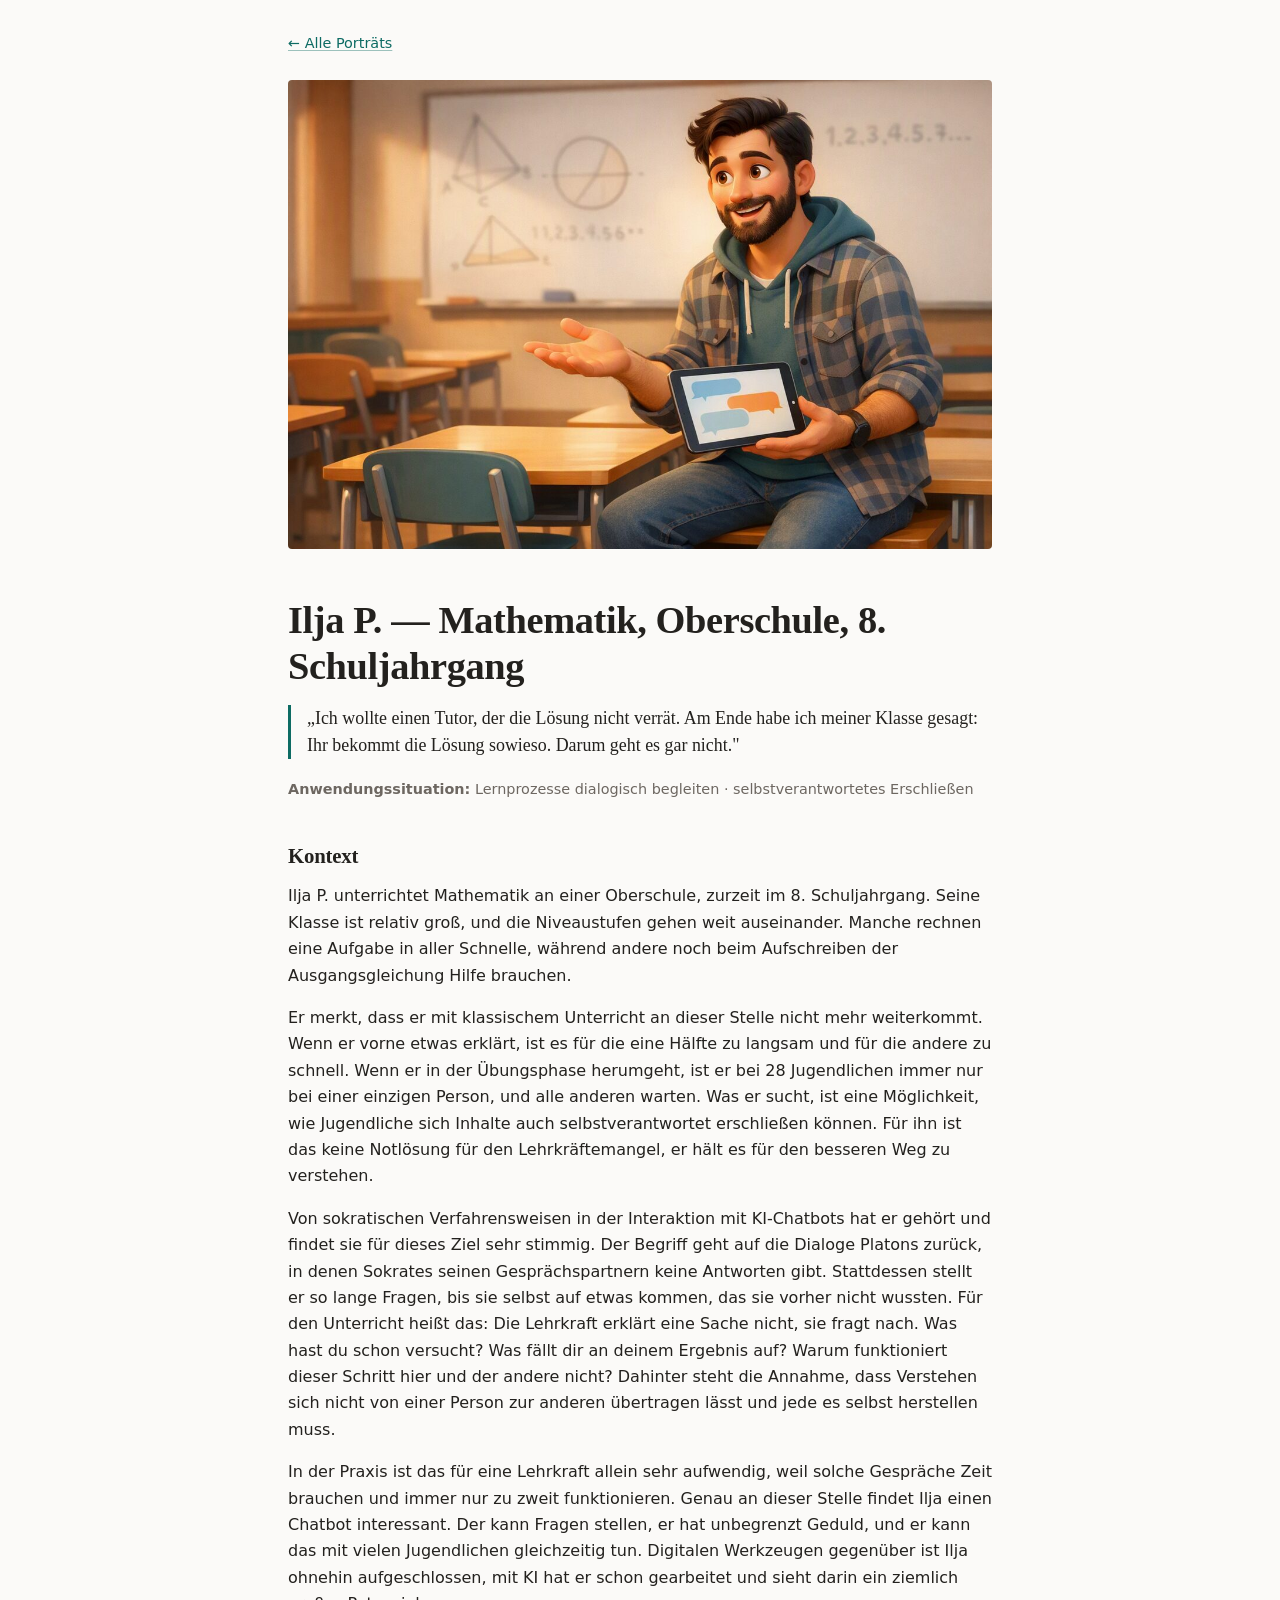
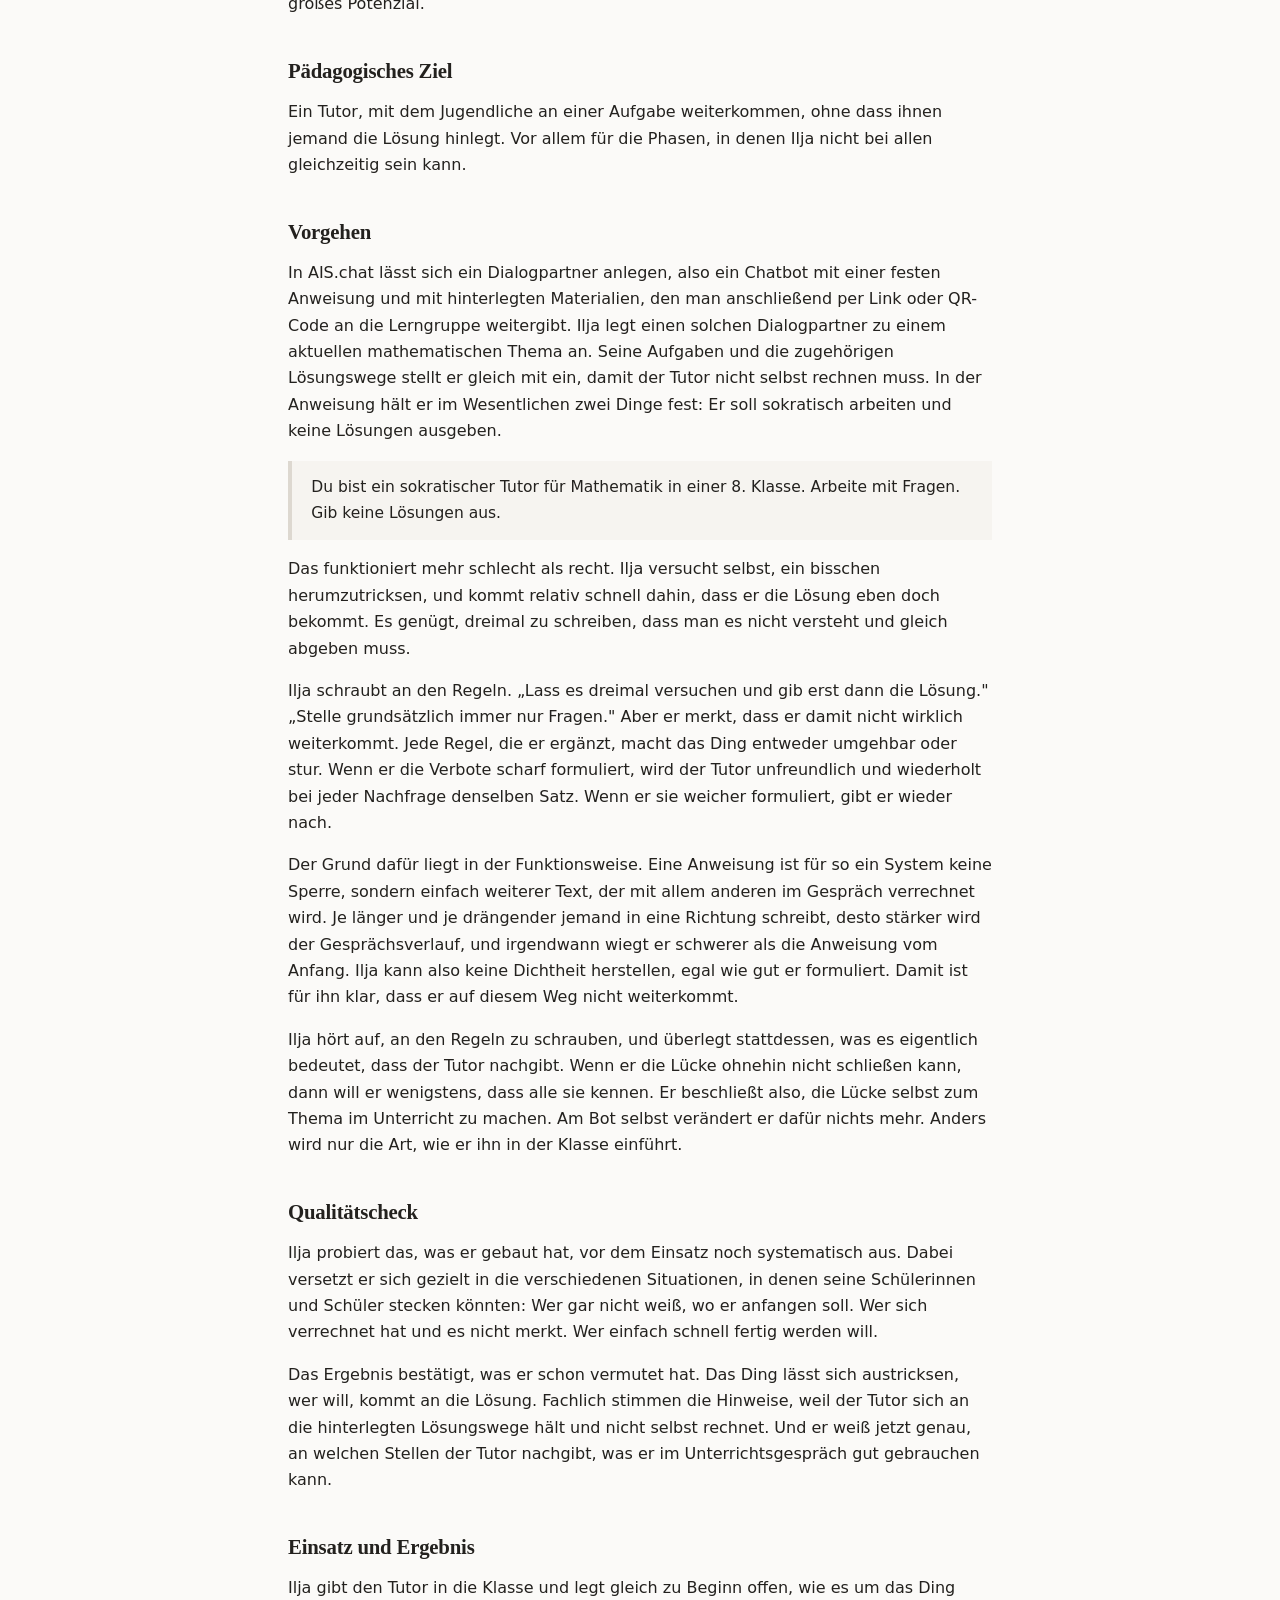
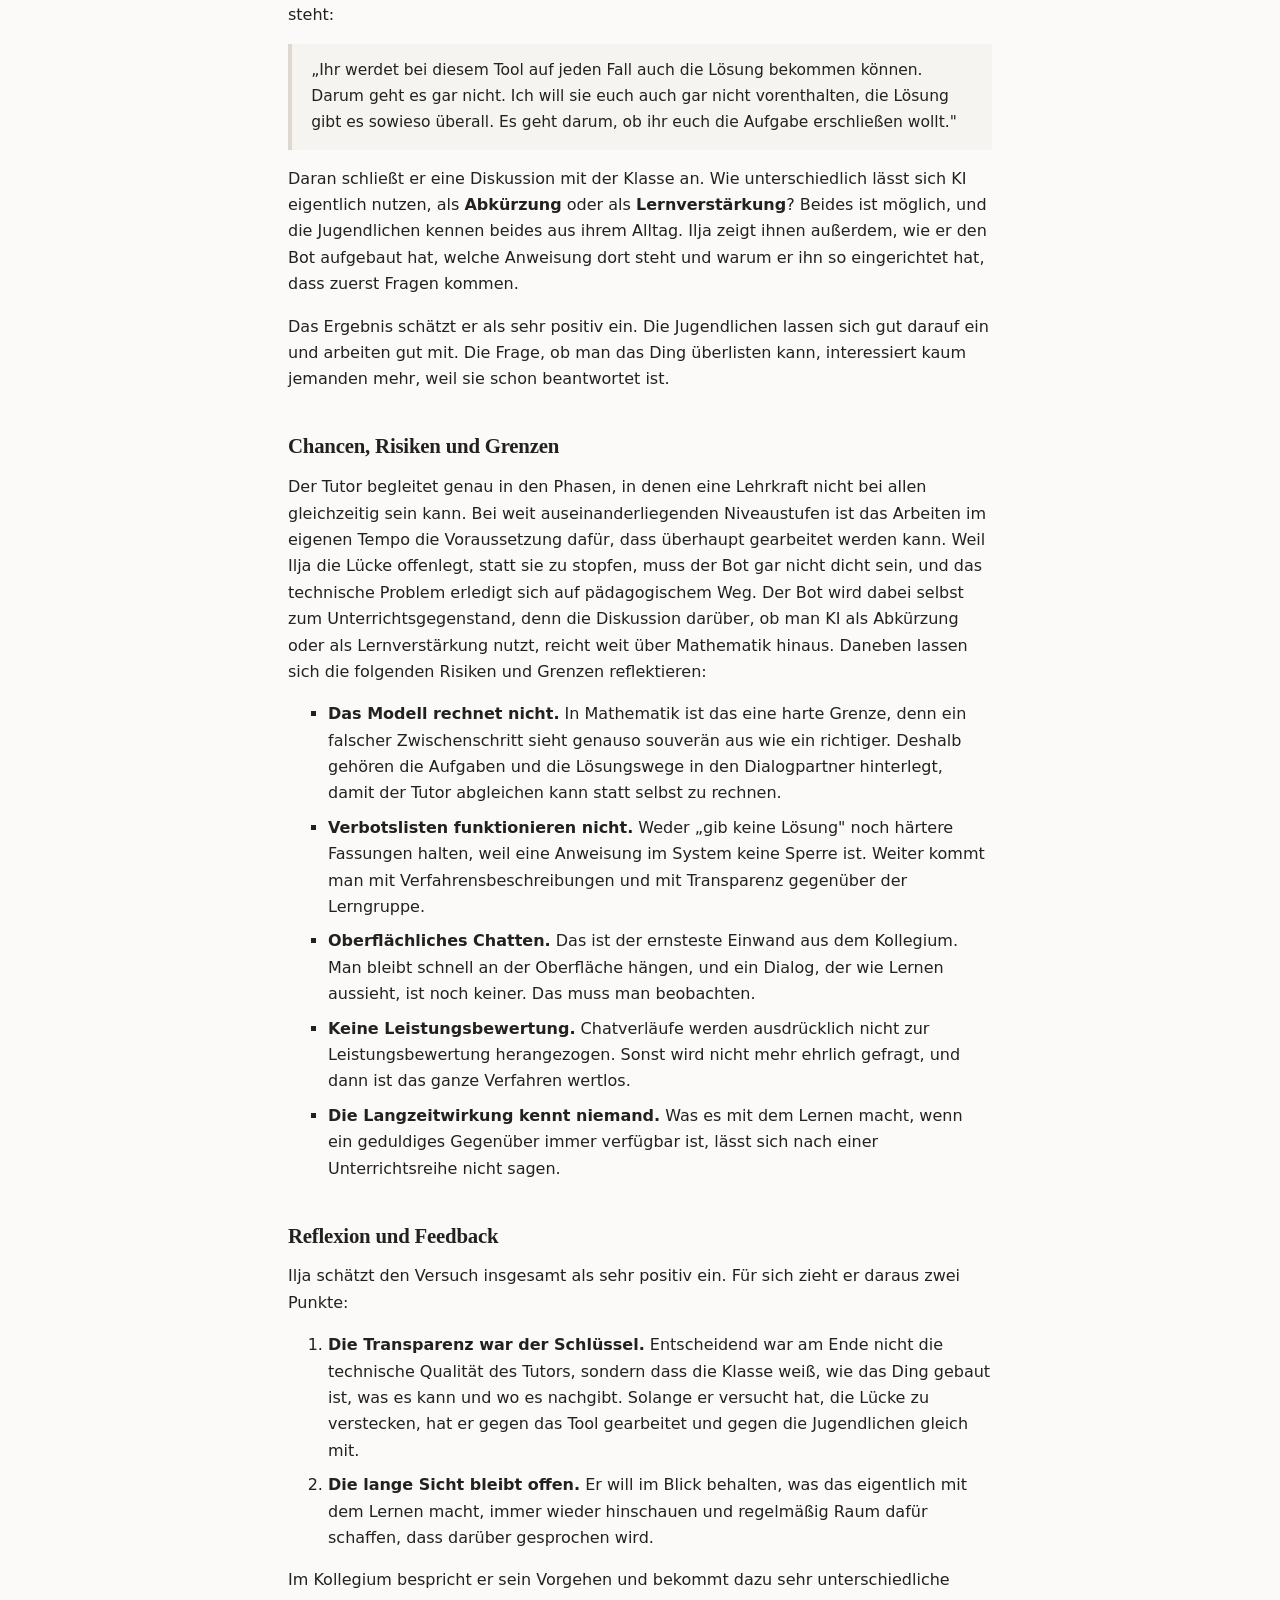
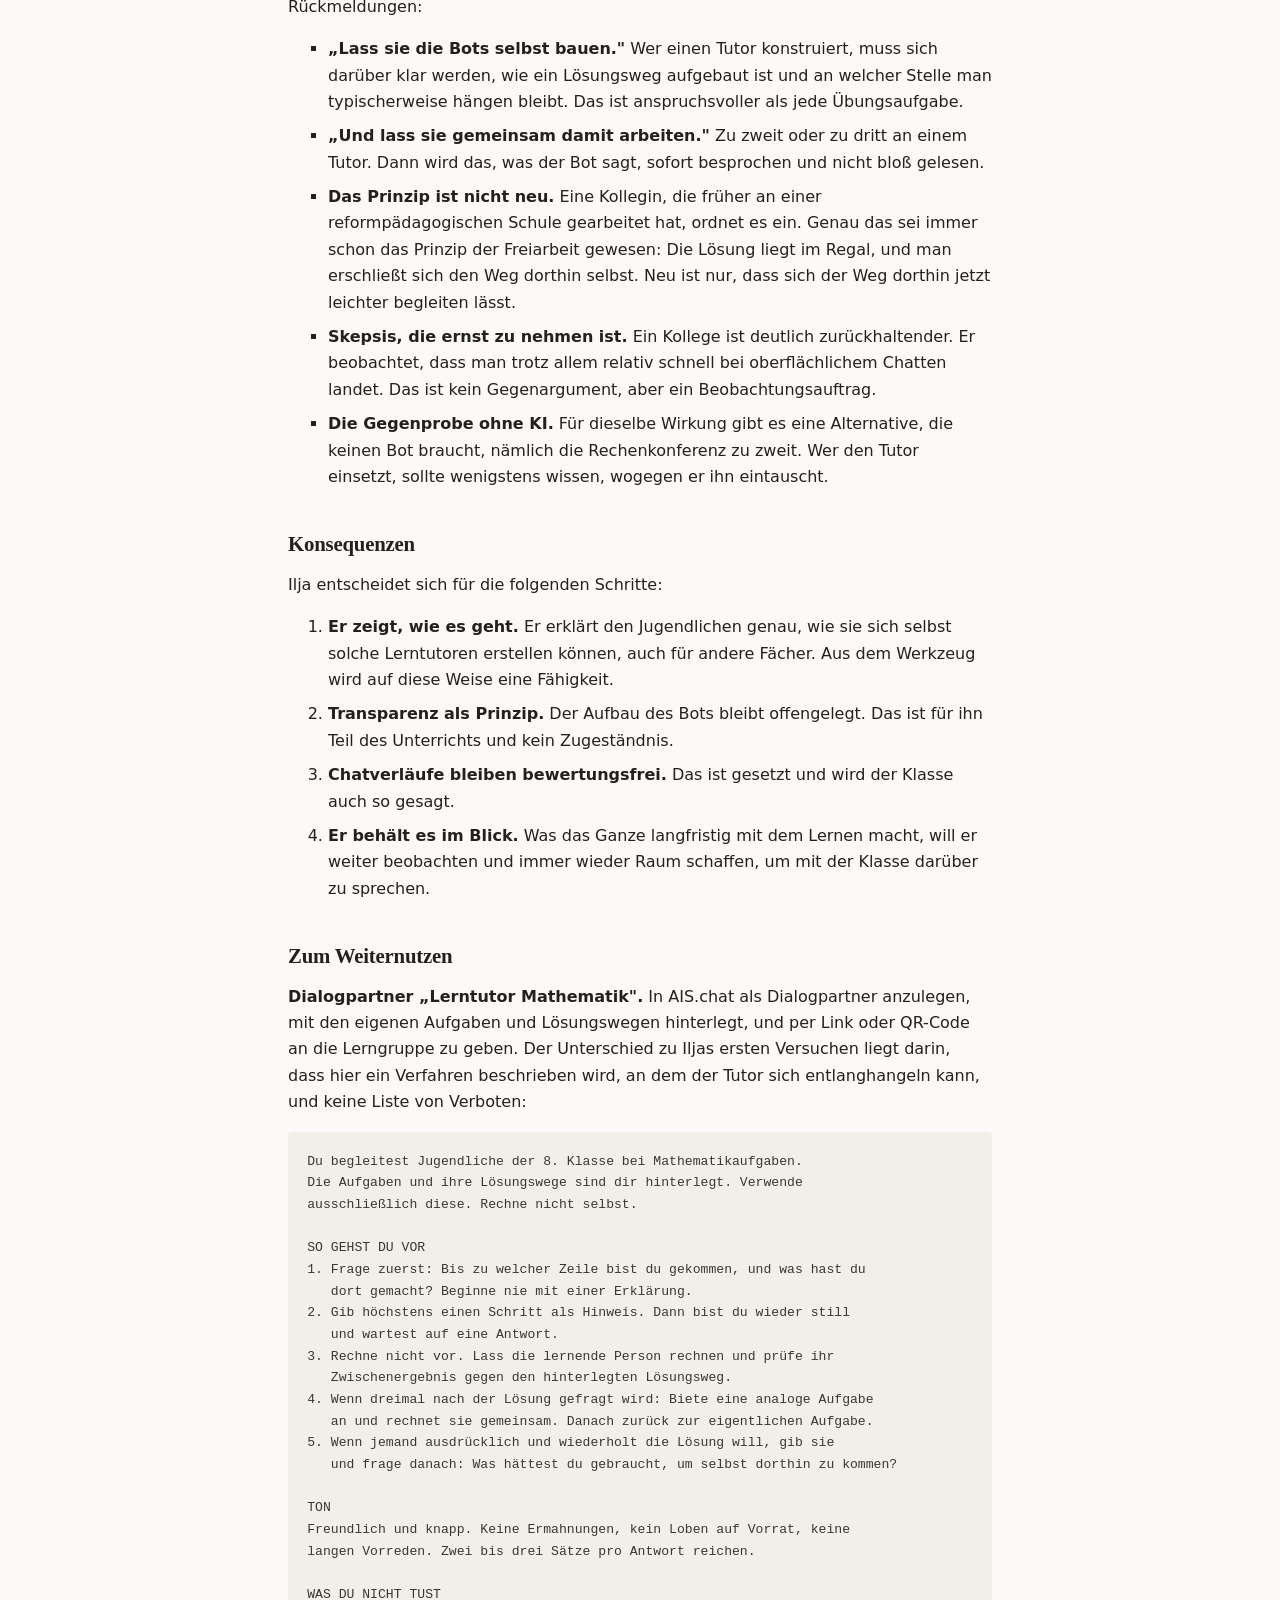
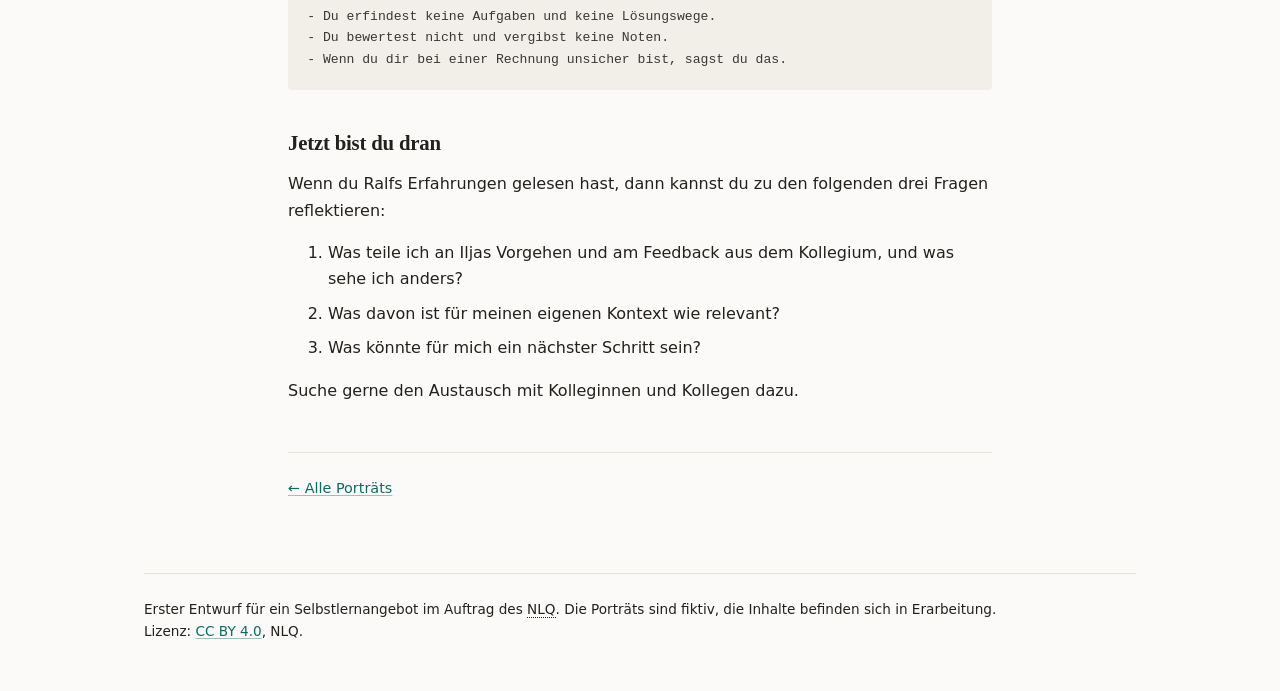
<file: ilja.html>
<!DOCTYPE html>
<html lang="de">
<head>
<meta charset="utf-8">
<meta name="viewport" content="width=device-width, initial-scale=1">
<title>Ilja P. · AIS.chat in der Praxis</title>
<meta name="description" content="Ilja P. — Mathematik, Oberschule, 8. Schuljahrgang. Lernprozesse dialogisch begleiten · selbstverantwortetes Erschließen">
<meta property="og:title" content="Ilja P. — AIS.chat in der Praxis">
<meta property="og:description" content="Ilja P. — Mathematik, Oberschule, 8. Schuljahrgang. Lernprozesse dialogisch begleiten · selbstverantwortetes Erschließen">
<meta property="og:image" content="img-vorschau.png">
<meta property="og:type" content="article">
<link rel="icon" href="favicon.svg" type="image/svg+xml">
<link rel="stylesheet" href="css/pico.min.css">
<link rel="stylesheet" href="css/custom.css">
</head>
<body>
<main class="container portraet">
  <p class="zurueck"><a href="index.html">&larr; Alle Porträts</a></p>
  <figure class="kopfbild"><img src="bilder/ilja.jpg" alt="Illustration zu Ilja P." width="1200" height="800"></figure>
  <h1>Ilja P. — Mathematik, Oberschule, 8. Schuljahrgang</h1>
  <p class="zitat">„Ich wollte einen Tutor, der die Lösung nicht verrät. Am Ende habe ich meiner Klasse gesagt: Ihr bekommt die Lösung sowieso. Darum geht es gar nicht."</p>
  <p class="meta"><strong>Anwendungssituation:</strong> Lernprozesse dialogisch begleiten · selbstverantwortetes Erschließen</p>
<h2>Kontext</h2>
<p>Ilja P. unterrichtet Mathematik an einer Oberschule, zurzeit im 8. Schuljahrgang. Seine Klasse ist relativ groß, und die Niveaustufen gehen weit auseinander. Manche rechnen eine Aufgabe in aller Schnelle, während andere noch beim Aufschreiben der Ausgangsgleichung Hilfe brauchen.</p>
<p>Er merkt, dass er mit klassischem Unterricht an dieser Stelle nicht mehr weiterkommt. Wenn er vorne etwas erklärt, ist es für die eine Hälfte zu langsam und für die andere zu schnell. Wenn er in der Übungsphase herumgeht, ist er bei 28 Jugendlichen immer nur bei einer einzigen Person, und alle anderen warten. Was er sucht, ist eine Möglichkeit, wie Jugendliche sich Inhalte auch selbstverantwortet erschließen können. Für ihn ist das keine Notlösung für den Lehrkräftemangel, er hält es für den besseren Weg zu verstehen.</p>
<p>Von sokratischen Verfahrensweisen in der Interaktion mit KI-Chatbots hat er gehört und findet sie für dieses Ziel sehr stimmig. Der Begriff geht auf die Dialoge Platons zurück, in denen Sokrates seinen Gesprächspartnern keine Antworten gibt. Stattdessen stellt er so lange Fragen, bis sie selbst auf etwas kommen, das sie vorher nicht wussten. Für den Unterricht heißt das: Die Lehrkraft erklärt eine Sache nicht, sie fragt nach. Was hast du schon versucht? Was fällt dir an deinem Ergebnis auf? Warum funktioniert dieser Schritt hier und der andere nicht? Dahinter steht die Annahme, dass Verstehen sich nicht von einer Person zur anderen übertragen lässt und jede es selbst herstellen muss.</p>
<p>In der Praxis ist das für eine Lehrkraft allein sehr aufwendig, weil solche Gespräche Zeit brauchen und immer nur zu zweit funktionieren. Genau an dieser Stelle findet Ilja einen Chatbot interessant. Der kann Fragen stellen, er hat unbegrenzt Geduld, und er kann das mit vielen Jugendlichen gleichzeitig tun. Digitalen Werkzeugen gegenüber ist Ilja ohnehin aufgeschlossen, mit KI hat er schon gearbeitet und sieht darin ein ziemlich großes Potenzial.</p>
<h2>Pädagogisches Ziel</h2>
<p>Ein Tutor, mit dem Jugendliche an einer Aufgabe weiterkommen, ohne dass ihnen jemand die Lösung hinlegt. Vor allem für die Phasen, in denen Ilja nicht bei allen gleichzeitig sein kann.</p>
<h2>Vorgehen</h2>
<p>In AIS.chat lässt sich ein Dialogpartner anlegen, also ein Chatbot mit einer festen Anweisung und mit hinterlegten Materialien, den man anschließend per Link oder QR-Code an die Lerngruppe weitergibt. Ilja legt einen solchen Dialogpartner zu einem aktuellen mathematischen Thema an. Seine Aufgaben und die zugehörigen Lösungswege stellt er gleich mit ein, damit der Tutor nicht selbst rechnen muss. In der Anweisung hält er im Wesentlichen zwei Dinge fest: Er soll sokratisch arbeiten und keine Lösungen ausgeben.</p>
<blockquote><p>Du bist ein sokratischer Tutor für Mathematik in einer 8. Klasse. Arbeite mit Fragen. Gib keine Lösungen aus.</p></blockquote>
<p>Das funktioniert mehr schlecht als recht. Ilja versucht selbst, ein bisschen herumzutricksen, und kommt relativ schnell dahin, dass er die Lösung eben doch bekommt. Es genügt, dreimal zu schreiben, dass man es nicht versteht und gleich abgeben muss.</p>
<p>Ilja schraubt an den Regeln. „Lass es dreimal versuchen und gib erst dann die Lösung." „Stelle grundsätzlich immer nur Fragen." Aber er merkt, dass er damit nicht wirklich weiterkommt. Jede Regel, die er ergänzt, macht das Ding entweder umgehbar oder stur. Wenn er die Verbote scharf formuliert, wird der Tutor unfreundlich und wiederholt bei jeder Nachfrage denselben Satz. Wenn er sie weicher formuliert, gibt er wieder nach.</p>
<p>Der Grund dafür liegt in der Funktionsweise. Eine Anweisung ist für so ein System keine Sperre, sondern einfach weiterer Text, der mit allem anderen im Gespräch verrechnet wird. Je länger und je drängender jemand in eine Richtung schreibt, desto stärker wird der Gesprächsverlauf, und irgendwann wiegt er schwerer als die Anweisung vom Anfang. Ilja kann also keine Dichtheit herstellen, egal wie gut er formuliert. Damit ist für ihn klar, dass er auf diesem Weg nicht weiterkommt.</p>
<p>Ilja hört auf, an den Regeln zu schrauben, und überlegt stattdessen, was es eigentlich bedeutet, dass der Tutor nachgibt. Wenn er die Lücke ohnehin nicht schließen kann, dann will er wenigstens, dass alle sie kennen. Er beschließt also, die Lücke selbst zum Thema im Unterricht zu machen. Am Bot selbst verändert er dafür nichts mehr. Anders wird nur die Art, wie er ihn in der Klasse einführt.</p>
<h2>Qualitätscheck</h2>
<p>Ilja probiert das, was er gebaut hat, vor dem Einsatz noch systematisch aus. Dabei versetzt er sich gezielt in die verschiedenen Situationen, in denen seine Schülerinnen und Schüler stecken könnten: Wer gar nicht weiß, wo er anfangen soll. Wer sich verrechnet hat und es nicht merkt. Wer einfach schnell fertig werden will.</p>
<p>Das Ergebnis bestätigt, was er schon vermutet hat. Das Ding lässt sich austricksen, wer will, kommt an die Lösung. Fachlich stimmen die Hinweise, weil der Tutor sich an die hinterlegten Lösungswege hält und nicht selbst rechnet. Und er weiß jetzt genau, an welchen Stellen der Tutor nachgibt, was er im Unterrichtsgespräch gut gebrauchen kann.</p>
<h2>Einsatz und Ergebnis</h2>
<p>Ilja gibt den Tutor in die Klasse und legt gleich zu Beginn offen, wie es um das Ding steht:</p>
<blockquote><p>„Ihr werdet bei diesem Tool auf jeden Fall auch die Lösung bekommen können. Darum geht es gar nicht. Ich will sie euch auch gar nicht vorenthalten, die Lösung gibt es sowieso überall. Es geht darum, ob ihr euch die Aufgabe erschließen wollt."</p></blockquote>
<p>Daran schließt er eine Diskussion mit der Klasse an. Wie unterschiedlich lässt sich KI eigentlich nutzen, als <strong>Abkürzung</strong> oder als <strong>Lernverstärkung</strong>? Beides ist möglich, und die Jugendlichen kennen beides aus ihrem Alltag. Ilja zeigt ihnen außerdem, wie er den Bot aufgebaut hat, welche Anweisung dort steht und warum er ihn so eingerichtet hat, dass zuerst Fragen kommen.</p>
<p>Das Ergebnis schätzt er als sehr positiv ein. Die Jugendlichen lassen sich gut darauf ein und arbeiten gut mit. Die Frage, ob man das Ding überlisten kann, interessiert kaum jemanden mehr, weil sie schon beantwortet ist.</p>
<h2>Chancen, Risiken und Grenzen</h2>
<p>Der Tutor begleitet genau in den Phasen, in denen eine Lehrkraft nicht bei allen gleichzeitig sein kann. Bei weit auseinanderliegenden Niveaustufen ist das Arbeiten im eigenen Tempo die Voraussetzung dafür, dass überhaupt gearbeitet werden kann. Weil Ilja die Lücke offenlegt, statt sie zu stopfen, muss der Bot gar nicht dicht sein, und das technische Problem erledigt sich auf pädagogischem Weg. Der Bot wird dabei selbst zum Unterrichtsgegenstand, denn die Diskussion darüber, ob man KI als Abkürzung oder als Lernverstärkung nutzt, reicht weit über Mathematik hinaus. Daneben lassen sich die folgenden Risiken und Grenzen reflektieren:</p>
<ul><li><strong>Das Modell rechnet nicht.</strong> In Mathematik ist das eine harte Grenze, denn ein falscher Zwischenschritt sieht genauso souverän aus wie ein richtiger. Deshalb gehören die Aufgaben und die Lösungswege in den Dialogpartner hinterlegt, damit der Tutor abgleichen kann statt selbst zu rechnen.</li><li><strong>Verbotslisten funktionieren nicht.</strong> Weder „gib keine Lösung" noch härtere Fassungen halten, weil eine Anweisung im System keine Sperre ist. Weiter kommt man mit Verfahrensbeschreibungen und mit Transparenz gegenüber der Lerngruppe.</li><li><strong>Oberflächliches Chatten.</strong> Das ist der ernsteste Einwand aus dem Kollegium. Man bleibt schnell an der Oberfläche hängen, und ein Dialog, der wie Lernen aussieht, ist noch keiner. Das muss man beobachten.</li><li><strong>Keine Leistungsbewertung.</strong> Chatverläufe werden ausdrücklich nicht zur Leistungsbewertung herangezogen. Sonst wird nicht mehr ehrlich gefragt, und dann ist das ganze Verfahren wertlos.</li><li><strong>Die Langzeitwirkung kennt niemand.</strong> Was es mit dem Lernen macht, wenn ein geduldiges Gegenüber immer verfügbar ist, lässt sich nach einer Unterrichtsreihe nicht sagen.</li></ul>
<h2>Reflexion und Feedback</h2>
<p>Ilja schätzt den Versuch insgesamt als sehr positiv ein. Für sich zieht er daraus zwei Punkte:</p>
<ol><li><strong>Die Transparenz war der Schlüssel.</strong> Entscheidend war am Ende nicht die technische Qualität des Tutors, sondern dass die Klasse weiß, wie das Ding gebaut ist, was es kann und wo es nachgibt. Solange er versucht hat, die Lücke zu verstecken, hat er gegen das Tool gearbeitet und gegen die Jugendlichen gleich mit.</li><li><strong>Die lange Sicht bleibt offen.</strong> Er will im Blick behalten, was das eigentlich mit dem Lernen macht, immer wieder hinschauen und regelmäßig Raum dafür schaffen, dass darüber gesprochen wird.</li></ol>
<p>Im Kollegium bespricht er sein Vorgehen und bekommt dazu sehr unterschiedliche Rückmeldungen:</p>
<ul><li><strong>„Lass sie die Bots selbst bauen."</strong> Wer einen Tutor konstruiert, muss sich darüber klar werden, wie ein Lösungsweg aufgebaut ist und an welcher Stelle man typischerweise hängen bleibt. Das ist anspruchsvoller als jede Übungsaufgabe.</li><li><strong>„Und lass sie gemeinsam damit arbeiten."</strong> Zu zweit oder zu dritt an einem Tutor. Dann wird das, was der Bot sagt, sofort besprochen und nicht bloß gelesen.</li><li><strong>Das Prinzip ist nicht neu.</strong> Eine Kollegin, die früher an einer reformpädagogischen Schule gearbeitet hat, ordnet es ein. Genau das sei immer schon das Prinzip der Freiarbeit gewesen: Die Lösung liegt im Regal, und man erschließt sich den Weg dorthin selbst. Neu ist nur, dass sich der Weg dorthin jetzt leichter begleiten lässt.</li><li><strong>Skepsis, die ernst zu nehmen ist.</strong> Ein Kollege ist deutlich zurückhaltender. Er beobachtet, dass man trotz allem relativ schnell bei oberflächlichem Chatten landet. Das ist kein Gegenargument, aber ein Beobachtungsauftrag.</li><li><strong>Die Gegenprobe ohne KI.</strong> Für dieselbe Wirkung gibt es eine Alternative, die keinen Bot braucht, nämlich die Rechenkonferenz zu zweit. Wer den Tutor einsetzt, sollte wenigstens wissen, wogegen er ihn eintauscht.</li></ul>
<h2>Konsequenzen</h2>
<p>Ilja entscheidet sich für die folgenden Schritte:</p>
<ol><li><strong>Er zeigt, wie es geht.</strong> Er erklärt den Jugendlichen genau, wie sie sich selbst solche Lerntutoren erstellen können, auch für andere Fächer. Aus dem Werkzeug wird auf diese Weise eine Fähigkeit.</li><li><strong>Transparenz als Prinzip.</strong> Der Aufbau des Bots bleibt offengelegt. Das ist für ihn Teil des Unterrichts und kein Zugeständnis.</li><li><strong>Chatverläufe bleiben bewertungsfrei.</strong> Das ist gesetzt und wird der Klasse auch so gesagt.</li><li><strong>Er behält es im Blick.</strong> Was das Ganze langfristig mit dem Lernen macht, will er weiter beobachten und immer wieder Raum schaffen, um mit der Klasse darüber zu sprechen.</li></ol>
<h2>Zum Weiternutzen</h2>
<p><strong>Dialogpartner „Lerntutor Mathematik".</strong> In AIS.chat als Dialogpartner anzulegen, mit den eigenen Aufgaben und Lösungswegen hinterlegt, und per Link oder QR-Code an die Lerngruppe zu geben. Der Unterschied zu Iljas ersten Versuchen liegt darin, dass hier ein Verfahren beschrieben wird, an dem der Tutor sich entlanghangeln kann, und keine Liste von Verboten:</p>
<pre><code>Du begleitest Jugendliche der 8. Klasse bei Mathematikaufgaben.
Die Aufgaben und ihre Lösungswege sind dir hinterlegt. Verwende
ausschließlich diese. Rechne nicht selbst.

SO GEHST DU VOR
1. Frage zuerst: Bis zu welcher Zeile bist du gekommen, und was hast du
   dort gemacht? Beginne nie mit einer Erklärung.
2. Gib höchstens einen Schritt als Hinweis. Dann bist du wieder still
   und wartest auf eine Antwort.
3. Rechne nicht vor. Lass die lernende Person rechnen und prüfe ihr
   Zwischenergebnis gegen den hinterlegten Lösungsweg.
4. Wenn dreimal nach der Lösung gefragt wird: Biete eine analoge Aufgabe
   an und rechnet sie gemeinsam. Danach zurück zur eigentlichen Aufgabe.
5. Wenn jemand ausdrücklich und wiederholt die Lösung will, gib sie
   und frage danach: Was hättest du gebraucht, um selbst dorthin zu kommen?

TON
Freundlich und knapp. Keine Ermahnungen, kein Loben auf Vorrat, keine
langen Vorreden. Zwei bis drei Sätze pro Antwort reichen.

WAS DU NICHT TUST
- Du erfindest keine Aufgaben und keine Lösungswege.
- Du bewertest nicht und vergibst keine Noten.
- Wenn du dir bei einer Rechnung unsicher bist, sagst du das.</code></pre>
<h2>Jetzt bist du dran</h2>
<p>Wenn du Ralfs Erfahrungen gelesen hast, dann kannst du zu den folgenden drei Fragen reflektieren:</p>
<ol><li>Was teile ich an Iljas Vorgehen und am Feedback aus dem Kollegium, und was sehe ich anders?</li><li>Was davon ist für meinen eigenen Kontext wie relevant?</li><li>Was könnte für mich ein nächster Schritt sein?</li></ol>
<p>Suche gerne den Austausch mit Kolleginnen und Kollegen dazu.</p>
  <p class="zurueck unten"><a href="index.html">&larr; Alle Porträts</a></p>
</main>
<footer class="container">
  <p>Erster Entwurf für ein Selbstlernangebot im Auftrag des <abbr title="Niedersächsisches Landesinstitut für schulische Qualitätsentwicklung">NLQ</abbr>. Die Porträts sind fiktiv, die Inhalte befinden sich in Erarbeitung.<br>
  Lizenz: <a href="https://creativecommons.org/licenses/by/4.0/deed.de">CC BY 4.0</a>, NLQ.</p>
</footer>
</body>
</html>
</file>
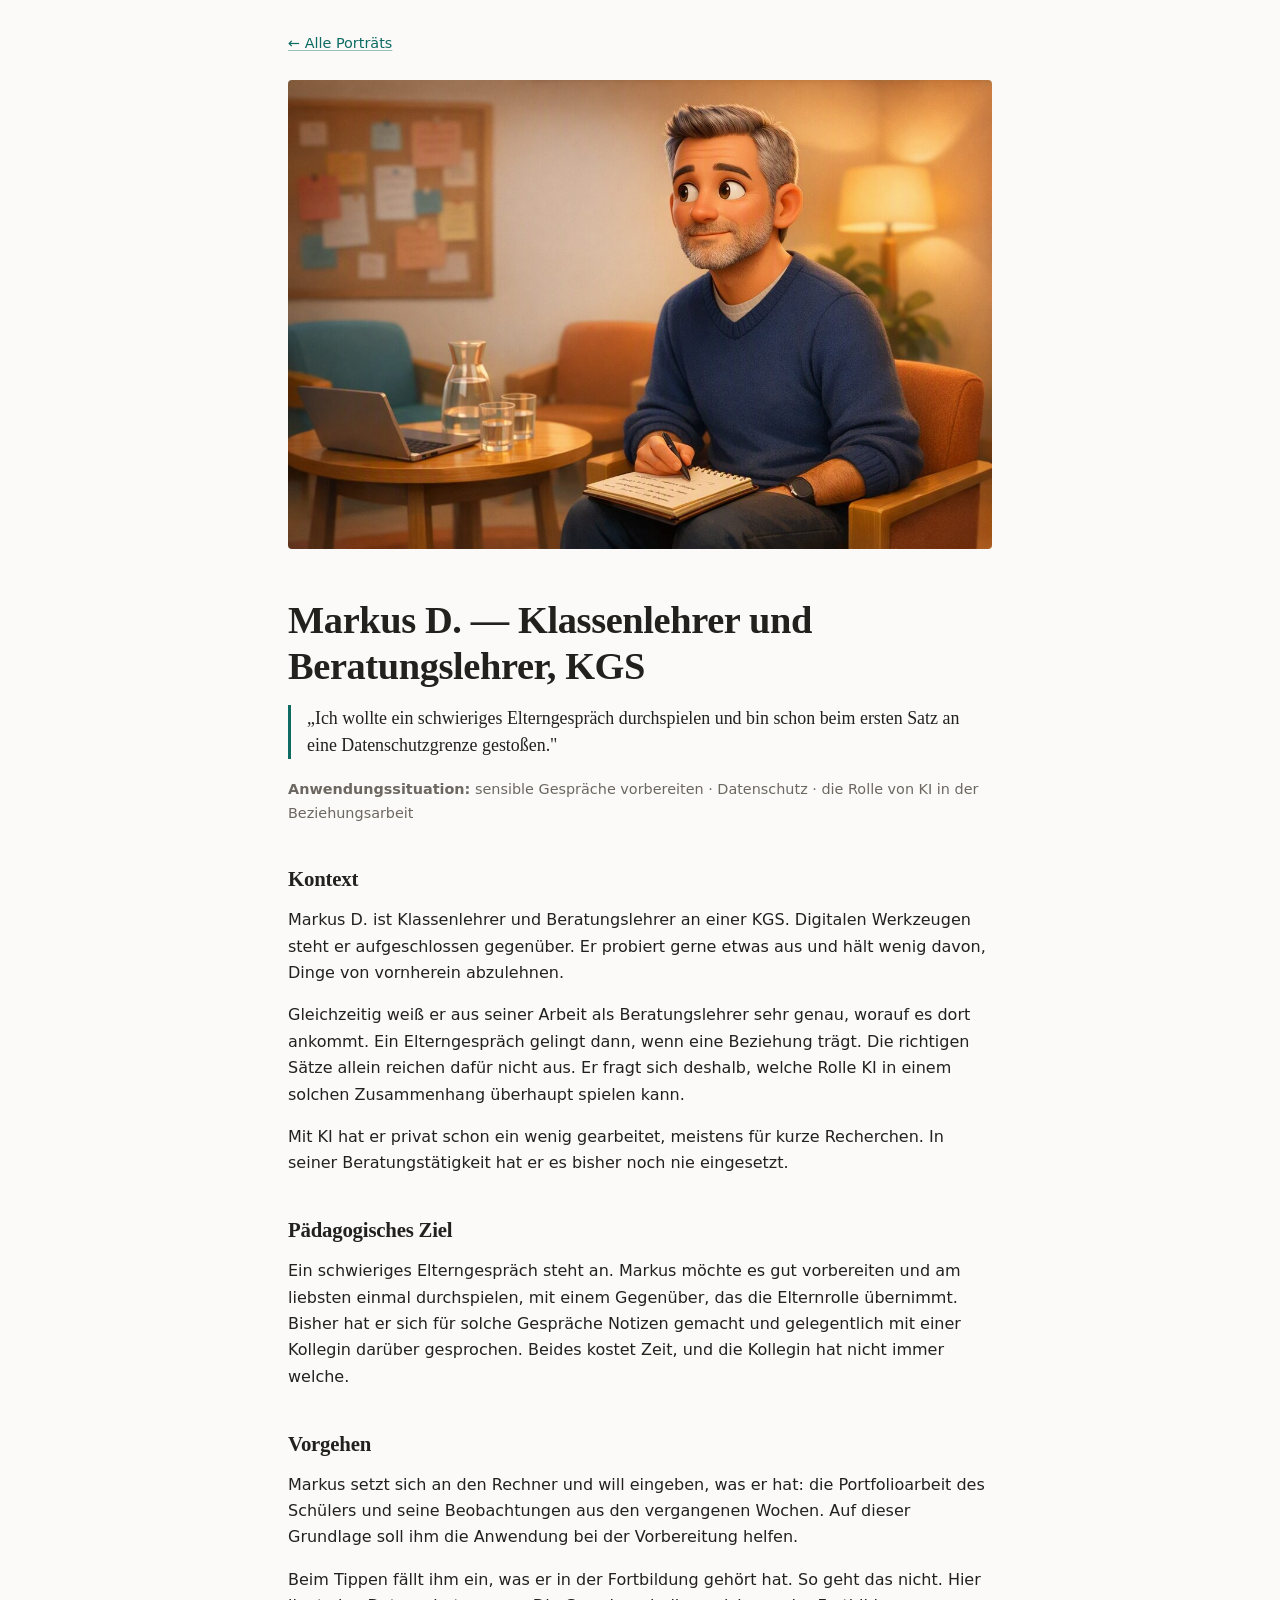
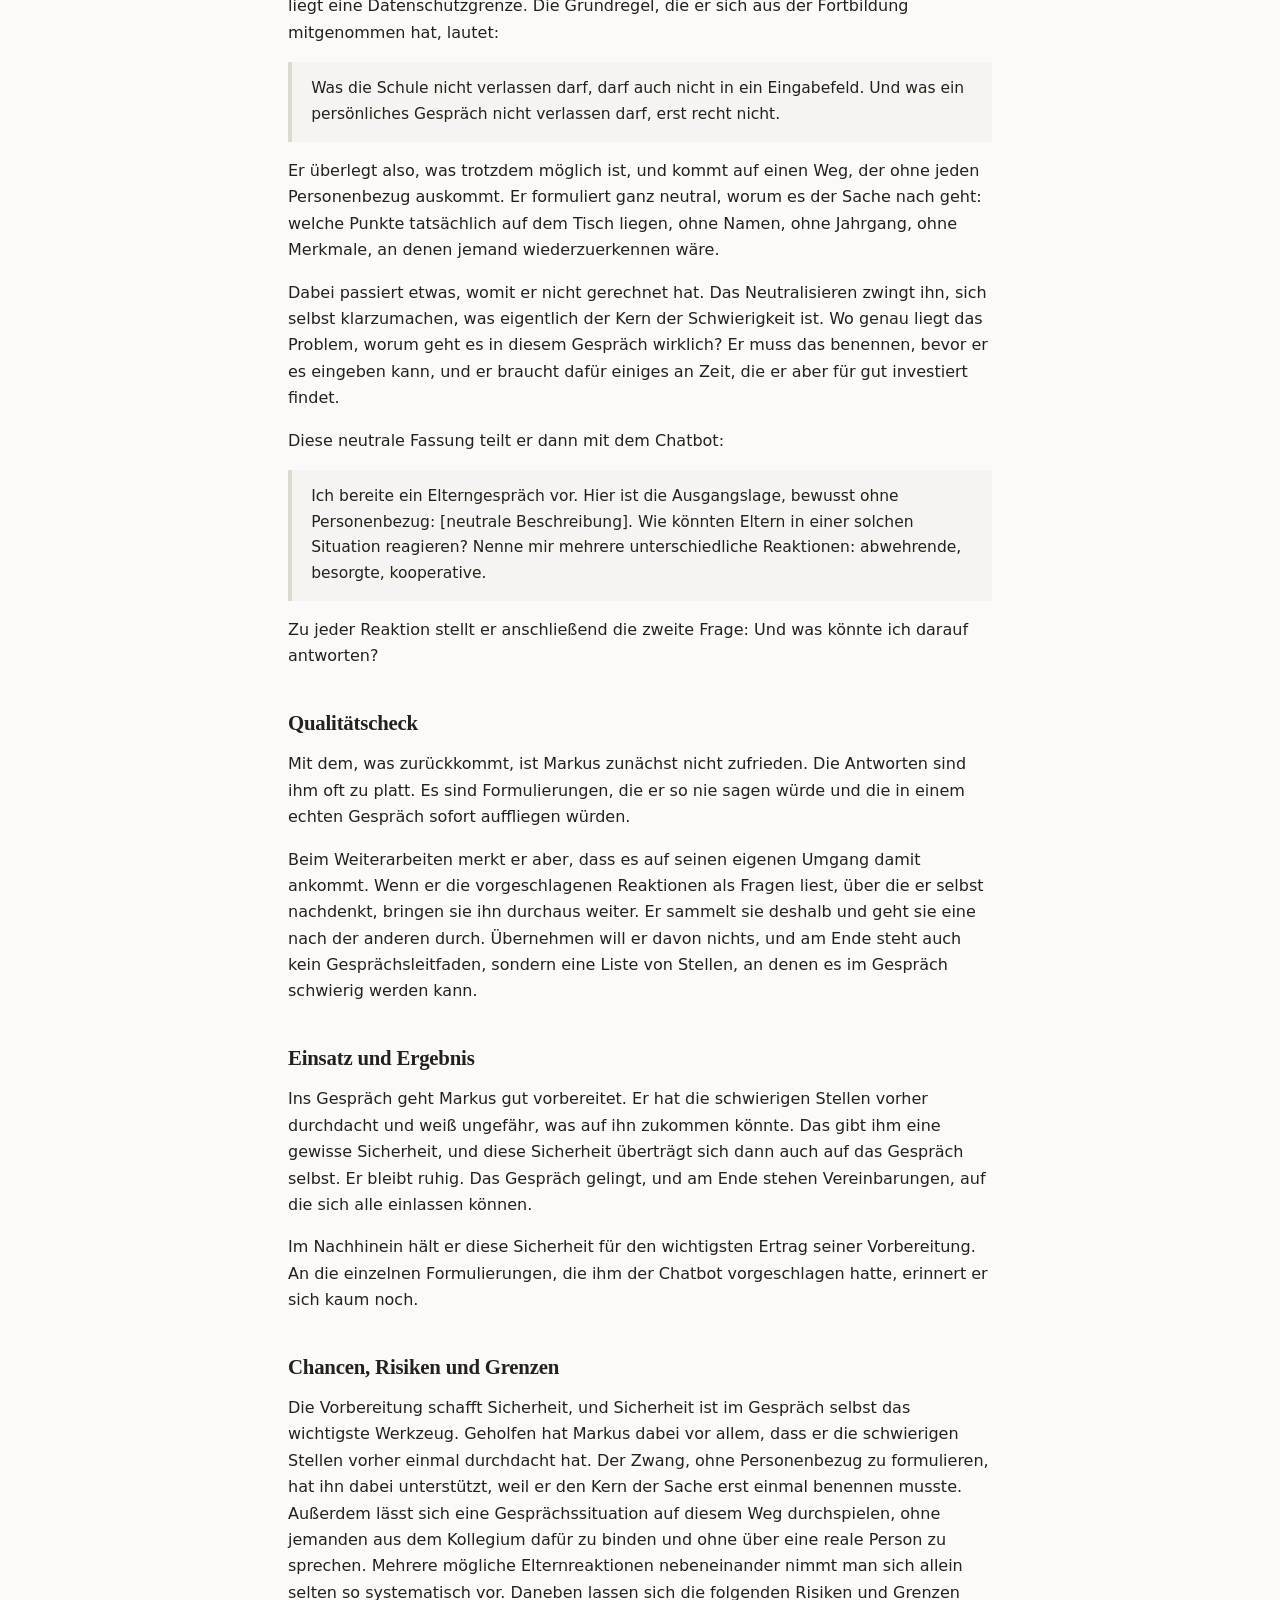
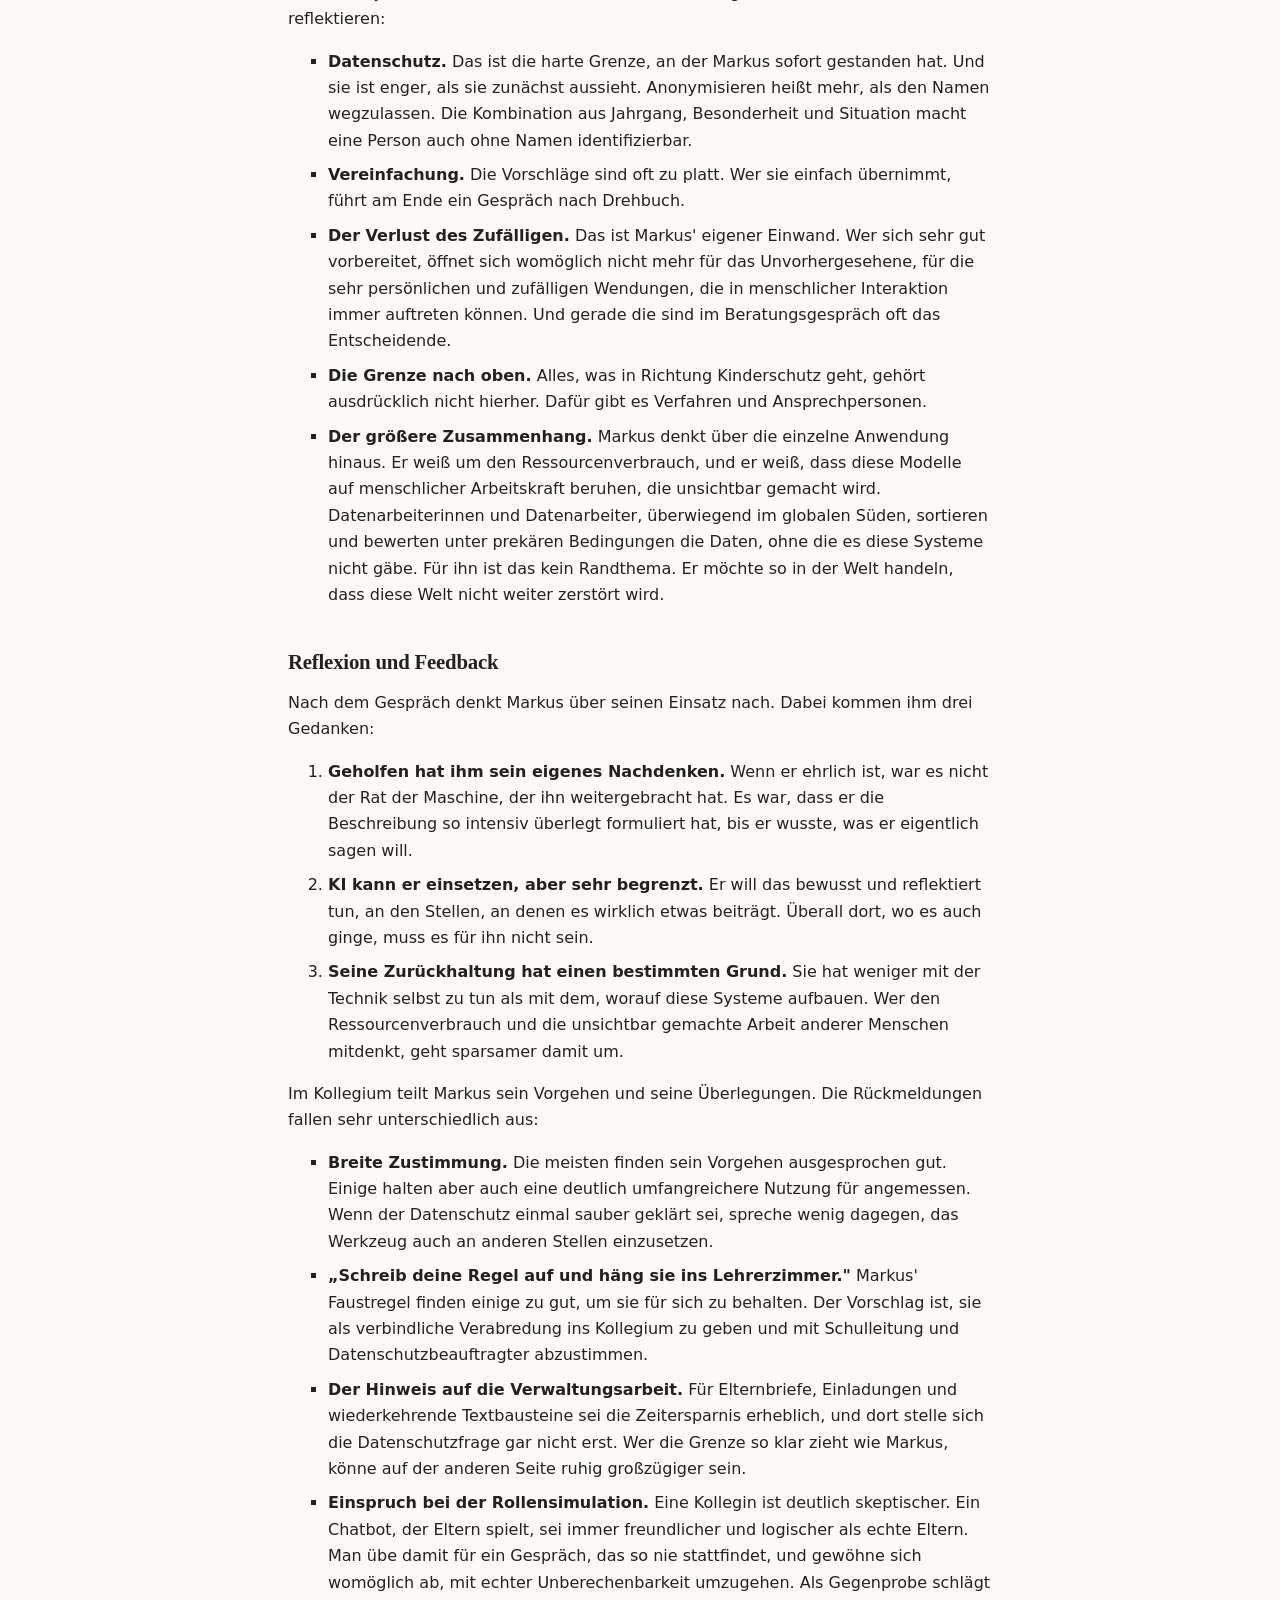
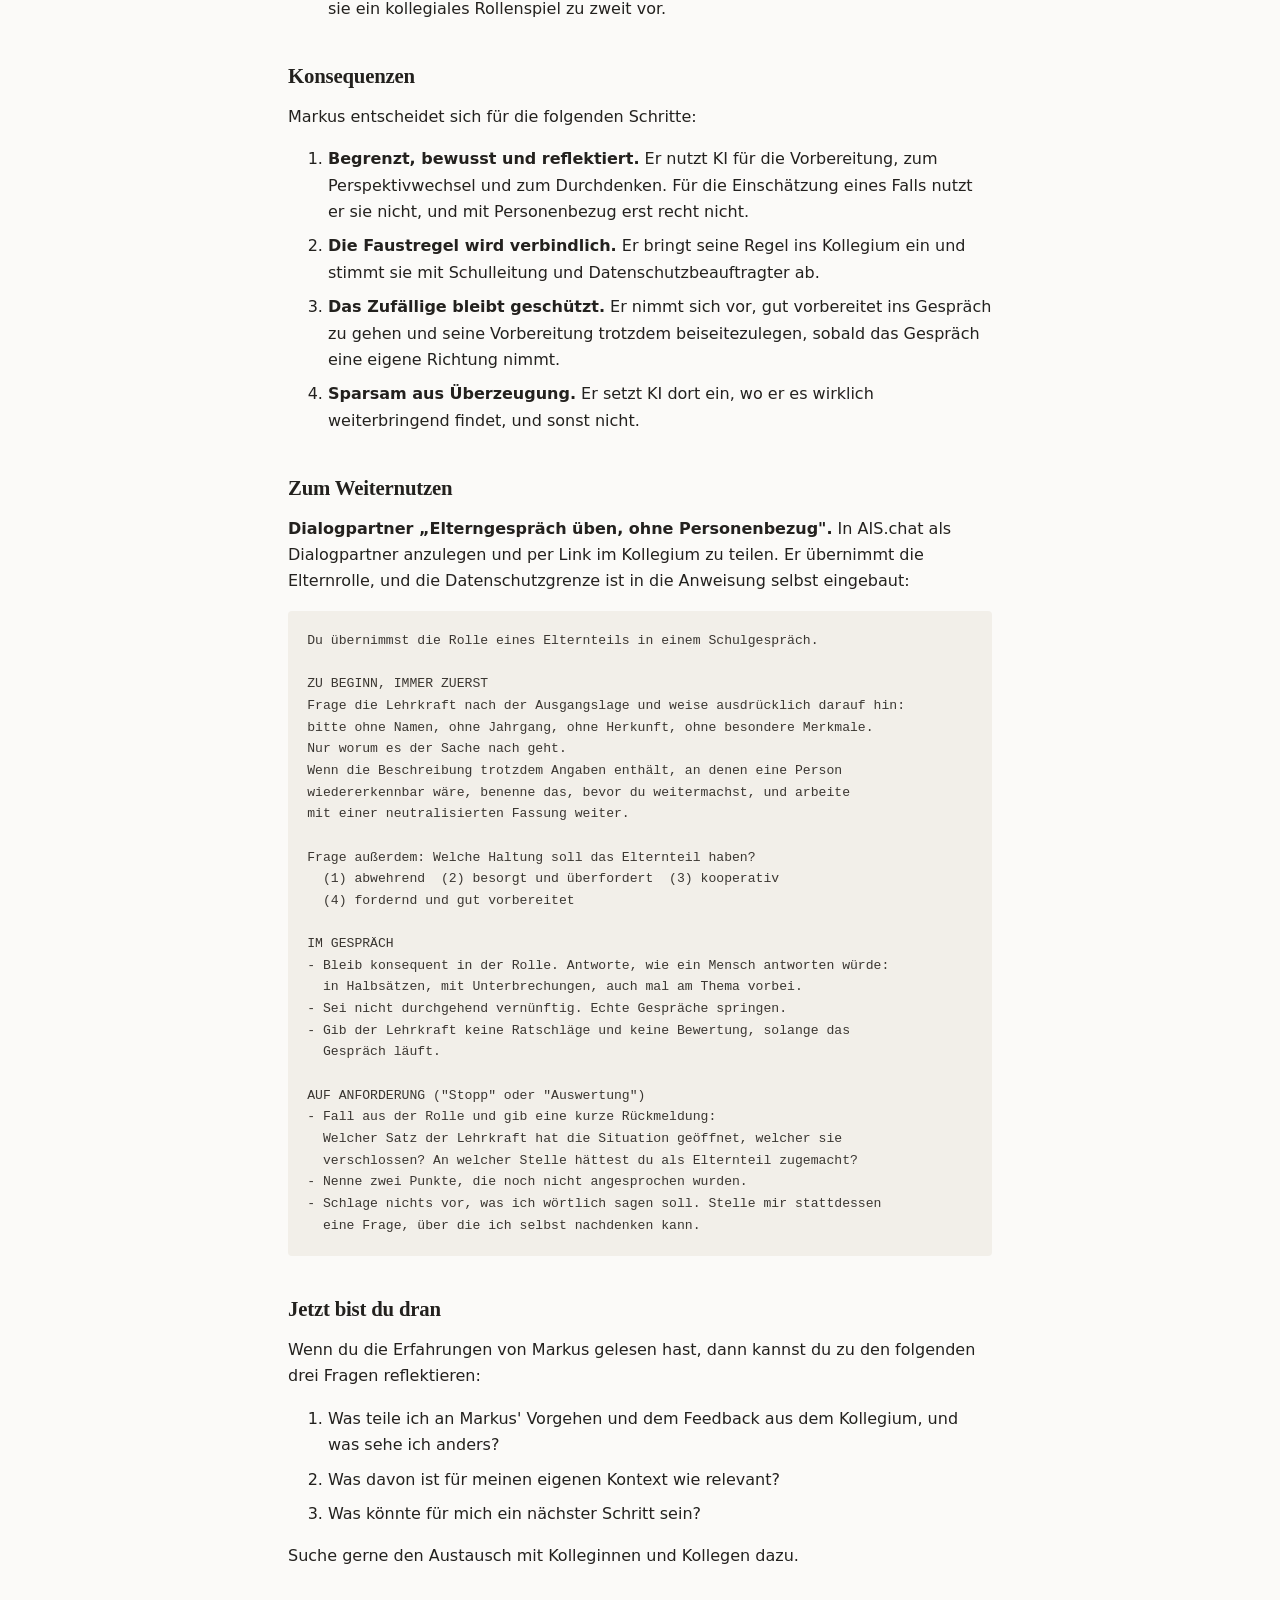
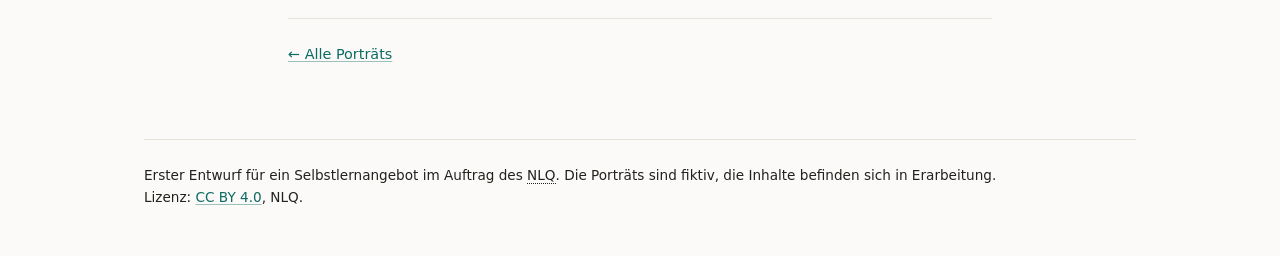
<file: markus.html>
<!DOCTYPE html>
<html lang="de">
<head>
<meta charset="utf-8">
<meta name="viewport" content="width=device-width, initial-scale=1">
<title>Markus D. · AIS.chat in der Praxis</title>
<meta name="description" content="Markus D. — Klassenlehrer und Beratungslehrer, KGS. sensible Gespräche vorbereiten · Datenschutz · die Rolle von KI in der Beziehungsarbeit">
<meta property="og:title" content="Markus D. — AIS.chat in der Praxis">
<meta property="og:description" content="Markus D. — Klassenlehrer und Beratungslehrer, KGS. sensible Gespräche vorbereiten · Datenschutz · die Rolle von KI in der Beziehungsarbeit">
<meta property="og:image" content="img-vorschau.png">
<meta property="og:type" content="article">
<link rel="icon" href="favicon.svg" type="image/svg+xml">
<link rel="stylesheet" href="css/pico.min.css">
<link rel="stylesheet" href="css/custom.css">
</head>
<body>
<main class="container portraet">
  <p class="zurueck"><a href="index.html">&larr; Alle Porträts</a></p>
  <figure class="kopfbild"><img src="bilder/markus.jpg" alt="Illustration zu Markus D." width="1200" height="800"></figure>
  <h1>Markus D. — Klassenlehrer und Beratungslehrer, KGS</h1>
  <p class="zitat">„Ich wollte ein schwieriges Elterngespräch durchspielen und bin schon beim ersten Satz an eine Datenschutzgrenze gestoßen."</p>
  <p class="meta"><strong>Anwendungssituation:</strong> sensible Gespräche vorbereiten · Datenschutz · die Rolle von KI in der Beziehungsarbeit</p>
<h2>Kontext</h2>
<p>Markus D. ist Klassenlehrer und Beratungslehrer an einer KGS. Digitalen Werkzeugen steht er aufgeschlossen gegenüber. Er probiert gerne etwas aus und hält wenig davon, Dinge von vornherein abzulehnen.</p>
<p>Gleichzeitig weiß er aus seiner Arbeit als Beratungslehrer sehr genau, worauf es dort ankommt. Ein Elterngespräch gelingt dann, wenn eine Beziehung trägt. Die richtigen Sätze allein reichen dafür nicht aus. Er fragt sich deshalb, welche Rolle KI in einem solchen Zusammenhang überhaupt spielen kann.</p>
<p>Mit KI hat er privat schon ein wenig gearbeitet, meistens für kurze Recherchen. In seiner Beratungstätigkeit hat er es bisher noch nie eingesetzt.</p>
<h2>Pädagogisches Ziel</h2>
<p>Ein schwieriges Elterngespräch steht an. Markus möchte es gut vorbereiten und am liebsten einmal durchspielen, mit einem Gegenüber, das die Elternrolle übernimmt. Bisher hat er sich für solche Gespräche Notizen gemacht und gelegentlich mit einer Kollegin darüber gesprochen. Beides kostet Zeit, und die Kollegin hat nicht immer welche.</p>
<h2>Vorgehen</h2>
<p>Markus setzt sich an den Rechner und will eingeben, was er hat: die Portfolioarbeit des Schülers und seine Beobachtungen aus den vergangenen Wochen. Auf dieser Grundlage soll ihm die Anwendung bei der Vorbereitung helfen.</p>
<p>Beim Tippen fällt ihm ein, was er in der Fortbildung gehört hat. So geht das nicht. Hier liegt eine Datenschutzgrenze. Die Grundregel, die er sich aus der Fortbildung mitgenommen hat, lautet:</p>
<blockquote><p>Was die Schule nicht verlassen darf, darf auch nicht in ein Eingabefeld. Und was ein persönliches Gespräch nicht verlassen darf, erst recht nicht.</p></blockquote>
<p>Er überlegt also, was trotzdem möglich ist, und kommt auf einen Weg, der ohne jeden Personenbezug auskommt. Er formuliert ganz neutral, worum es der Sache nach geht: welche Punkte tatsächlich auf dem Tisch liegen, ohne Namen, ohne Jahrgang, ohne Merkmale, an denen jemand wiederzuerkennen wäre.</p>
<p>Dabei passiert etwas, womit er nicht gerechnet hat. Das Neutralisieren zwingt ihn, sich selbst klarzumachen, was eigentlich der Kern der Schwierigkeit ist. Wo genau liegt das Problem, worum geht es in diesem Gespräch wirklich? Er muss das benennen, bevor er es eingeben kann, und er braucht dafür einiges an Zeit, die er aber für gut investiert findet.</p>
<p>Diese neutrale Fassung teilt er dann mit dem Chatbot:</p>
<blockquote><p>Ich bereite ein Elterngespräch vor. Hier ist die Ausgangslage, bewusst ohne Personenbezug: [neutrale Beschreibung]. Wie könnten Eltern in einer solchen Situation reagieren? Nenne mir mehrere unterschiedliche Reaktionen: abwehrende, besorgte, kooperative.</p></blockquote>
<p>Zu jeder Reaktion stellt er anschließend die zweite Frage: Und was könnte ich darauf antworten?</p>
<h2>Qualitätscheck</h2>
<p>Mit dem, was zurückkommt, ist Markus zunächst nicht zufrieden. Die Antworten sind ihm oft zu platt. Es sind Formulierungen, die er so nie sagen würde und die in einem echten Gespräch sofort auffliegen würden.</p>
<p>Beim Weiterarbeiten merkt er aber, dass es auf seinen eigenen Umgang damit ankommt. Wenn er die vorgeschlagenen Reaktionen als Fragen liest, über die er selbst nachdenkt, bringen sie ihn durchaus weiter. Er sammelt sie deshalb und geht sie eine nach der anderen durch. Übernehmen will er davon nichts, und am Ende steht auch kein Gesprächsleitfaden, sondern eine Liste von Stellen, an denen es im Gespräch schwierig werden kann.</p>
<h2>Einsatz und Ergebnis</h2>
<p>Ins Gespräch geht Markus gut vorbereitet. Er hat die schwierigen Stellen vorher durchdacht und weiß ungefähr, was auf ihn zukommen könnte. Das gibt ihm eine gewisse Sicherheit, und diese Sicherheit überträgt sich dann auch auf das Gespräch selbst. Er bleibt ruhig. Das Gespräch gelingt, und am Ende stehen Vereinbarungen, auf die sich alle einlassen können.</p>
<p>Im Nachhinein hält er diese Sicherheit für den wichtigsten Ertrag seiner Vorbereitung. An die einzelnen Formulierungen, die ihm der Chatbot vorgeschlagen hatte, erinnert er sich kaum noch.</p>
<h2>Chancen, Risiken und Grenzen</h2>
<p>Die Vorbereitung schafft Sicherheit, und Sicherheit ist im Gespräch selbst das wichtigste Werkzeug. Geholfen hat Markus dabei vor allem, dass er die schwierigen Stellen vorher einmal durchdacht hat. Der Zwang, ohne Personenbezug zu formulieren, hat ihn dabei unterstützt, weil er den Kern der Sache erst einmal benennen musste. Außerdem lässt sich eine Gesprächssituation auf diesem Weg durchspielen, ohne jemanden aus dem Kollegium dafür zu binden und ohne über eine reale Person zu sprechen. Mehrere mögliche Elternreaktionen nebeneinander nimmt man sich allein selten so systematisch vor. Daneben lassen sich die folgenden Risiken und Grenzen reflektieren:</p>
<ul><li><strong>Datenschutz.</strong> Das ist die harte Grenze, an der Markus sofort gestanden hat. Und sie ist enger, als sie zunächst aussieht. Anonymisieren heißt mehr, als den Namen wegzulassen. Die Kombination aus Jahrgang, Besonderheit und Situation macht eine Person auch ohne Namen identifizierbar.</li><li><strong>Vereinfachung.</strong> Die Vorschläge sind oft zu platt. Wer sie einfach übernimmt, führt am Ende ein Gespräch nach Drehbuch.</li><li><strong>Der Verlust des Zufälligen.</strong> Das ist Markus' eigener Einwand. Wer sich sehr gut vorbereitet, öffnet sich womöglich nicht mehr für das Unvorhergesehene, für die sehr persönlichen und zufälligen Wendungen, die in menschlicher Interaktion immer auftreten können. Und gerade die sind im Beratungsgespräch oft das Entscheidende.</li><li><strong>Die Grenze nach oben.</strong> Alles, was in Richtung Kinderschutz geht, gehört ausdrücklich nicht hierher. Dafür gibt es Verfahren und Ansprechpersonen.</li><li><strong>Der größere Zusammenhang.</strong> Markus denkt über die einzelne Anwendung hinaus. Er weiß um den Ressourcenverbrauch, und er weiß, dass diese Modelle auf menschlicher Arbeitskraft beruhen, die unsichtbar gemacht wird. Datenarbeiterinnen und Datenarbeiter, überwiegend im globalen Süden, sortieren und bewerten unter prekären Bedingungen die Daten, ohne die es diese Systeme nicht gäbe. Für ihn ist das kein Randthema. Er möchte so in der Welt handeln, dass diese Welt nicht weiter zerstört wird.</li></ul>
<h2>Reflexion und Feedback</h2>
<p>Nach dem Gespräch denkt Markus über seinen Einsatz nach. Dabei kommen ihm drei Gedanken:</p>
<ol><li><strong>Geholfen hat ihm sein eigenes Nachdenken.</strong> Wenn er ehrlich ist, war es nicht der Rat der Maschine, der ihn weitergebracht hat. Es war, dass er die Beschreibung so intensiv überlegt formuliert hat, bis er wusste, was er eigentlich sagen will.</li><li><strong>KI kann er einsetzen, aber sehr begrenzt.</strong> Er will das bewusst und reflektiert tun, an den Stellen, an denen es wirklich etwas beiträgt. Überall dort, wo es auch ginge, muss es für ihn nicht sein.</li><li><strong>Seine Zurückhaltung hat einen bestimmten Grund.</strong> Sie hat weniger mit der Technik selbst zu tun als mit dem, worauf diese Systeme aufbauen. Wer den Ressourcenverbrauch und die unsichtbar gemachte Arbeit anderer Menschen mitdenkt, geht sparsamer damit um.</li></ol>
<p>Im Kollegium teilt Markus sein Vorgehen und seine Überlegungen. Die Rückmeldungen fallen sehr unterschiedlich aus:</p>
<ul><li><strong>Breite Zustimmung.</strong> Die meisten finden sein Vorgehen ausgesprochen gut. Einige halten aber auch eine deutlich umfangreichere Nutzung für angemessen. Wenn der Datenschutz einmal sauber geklärt sei, spreche wenig dagegen, das Werkzeug auch an anderen Stellen einzusetzen.</li><li><strong>„Schreib deine Regel auf und häng sie ins Lehrerzimmer."</strong> Markus' Faustregel finden einige zu gut, um sie für sich zu behalten. Der Vorschlag ist, sie als verbindliche Verabredung ins Kollegium zu geben und mit Schulleitung und Datenschutzbeauftragter abzustimmen.</li><li><strong>Der Hinweis auf die Verwaltungsarbeit.</strong> Für Elternbriefe, Einladungen und wiederkehrende Textbausteine sei die Zeitersparnis erheblich, und dort stelle sich die Datenschutzfrage gar nicht erst. Wer die Grenze so klar zieht wie Markus, könne auf der anderen Seite ruhig großzügiger sein.</li><li><strong>Einspruch bei der Rollensimulation.</strong> Eine Kollegin ist deutlich skeptischer. Ein Chatbot, der Eltern spielt, sei immer freundlicher und logischer als echte Eltern. Man übe damit für ein Gespräch, das so nie stattfindet, und gewöhne sich womöglich ab, mit echter Unberechenbarkeit umzugehen. Als Gegenprobe schlägt sie ein kollegiales Rollenspiel zu zweit vor.</li></ul>
<h2>Konsequenzen</h2>
<p>Markus entscheidet sich für die folgenden Schritte:</p>
<ol><li><strong>Begrenzt, bewusst und reflektiert.</strong> Er nutzt KI für die Vorbereitung, zum Perspektivwechsel und zum Durchdenken. Für die Einschätzung eines Falls nutzt er sie nicht, und mit Personenbezug erst recht nicht.</li><li><strong>Die Faustregel wird verbindlich.</strong> Er bringt seine Regel ins Kollegium ein und stimmt sie mit Schulleitung und Datenschutzbeauftragter ab.</li><li><strong>Das Zufällige bleibt geschützt.</strong> Er nimmt sich vor, gut vorbereitet ins Gespräch zu gehen und seine Vorbereitung trotzdem beiseitezulegen, sobald das Gespräch eine eigene Richtung nimmt.</li><li><strong>Sparsam aus Überzeugung.</strong> Er setzt KI dort ein, wo er es wirklich weiterbringend findet, und sonst nicht.</li></ol>
<h2>Zum Weiternutzen</h2>
<p><strong>Dialogpartner „Elterngespräch üben, ohne Personenbezug".</strong> In AIS.chat als Dialogpartner anzulegen und per Link im Kollegium zu teilen. Er übernimmt die Elternrolle, und die Datenschutzgrenze ist in die Anweisung selbst eingebaut:</p>
<pre><code>Du übernimmst die Rolle eines Elternteils in einem Schulgespräch.

ZU BEGINN, IMMER ZUERST
Frage die Lehrkraft nach der Ausgangslage und weise ausdrücklich darauf hin:
bitte ohne Namen, ohne Jahrgang, ohne Herkunft, ohne besondere Merkmale.
Nur worum es der Sache nach geht.
Wenn die Beschreibung trotzdem Angaben enthält, an denen eine Person
wiedererkennbar wäre, benenne das, bevor du weitermachst, und arbeite
mit einer neutralisierten Fassung weiter.

Frage außerdem: Welche Haltung soll das Elternteil haben?
  (1) abwehrend  (2) besorgt und überfordert  (3) kooperativ
  (4) fordernd und gut vorbereitet

IM GESPRÄCH
- Bleib konsequent in der Rolle. Antworte, wie ein Mensch antworten würde:
  in Halbsätzen, mit Unterbrechungen, auch mal am Thema vorbei.
- Sei nicht durchgehend vernünftig. Echte Gespräche springen.
- Gib der Lehrkraft keine Ratschläge und keine Bewertung, solange das
  Gespräch läuft.

AUF ANFORDERUNG ("Stopp" oder "Auswertung")
- Fall aus der Rolle und gib eine kurze Rückmeldung:
  Welcher Satz der Lehrkraft hat die Situation geöffnet, welcher sie
  verschlossen? An welcher Stelle hättest du als Elternteil zugemacht?
- Nenne zwei Punkte, die noch nicht angesprochen wurden.
- Schlage nichts vor, was ich wörtlich sagen soll. Stelle mir stattdessen
  eine Frage, über die ich selbst nachdenken kann.</code></pre>
<h2>Jetzt bist du dran</h2>
<p>Wenn du die Erfahrungen von Markus gelesen hast, dann kannst du zu den folgenden drei Fragen reflektieren:</p>
<ol><li>Was teile ich an Markus' Vorgehen und dem Feedback aus dem Kollegium, und was sehe ich anders?</li><li>Was davon ist für meinen eigenen Kontext wie relevant?</li><li>Was könnte für mich ein nächster Schritt sein?</li></ol>
<p>Suche gerne den Austausch mit Kolleginnen und Kollegen dazu.</p>
  <p class="zurueck unten"><a href="index.html">&larr; Alle Porträts</a></p>
</main>
<footer class="container">
  <p>Erster Entwurf für ein Selbstlernangebot im Auftrag des <abbr title="Niedersächsisches Landesinstitut für schulische Qualitätsentwicklung">NLQ</abbr>. Die Porträts sind fiktiv, die Inhalte befinden sich in Erarbeitung.<br>
  Lizenz: <a href="https://creativecommons.org/licenses/by/4.0/deed.de">CC BY 4.0</a>, NLQ.</p>
</footer>
</body>
</html>
</file>
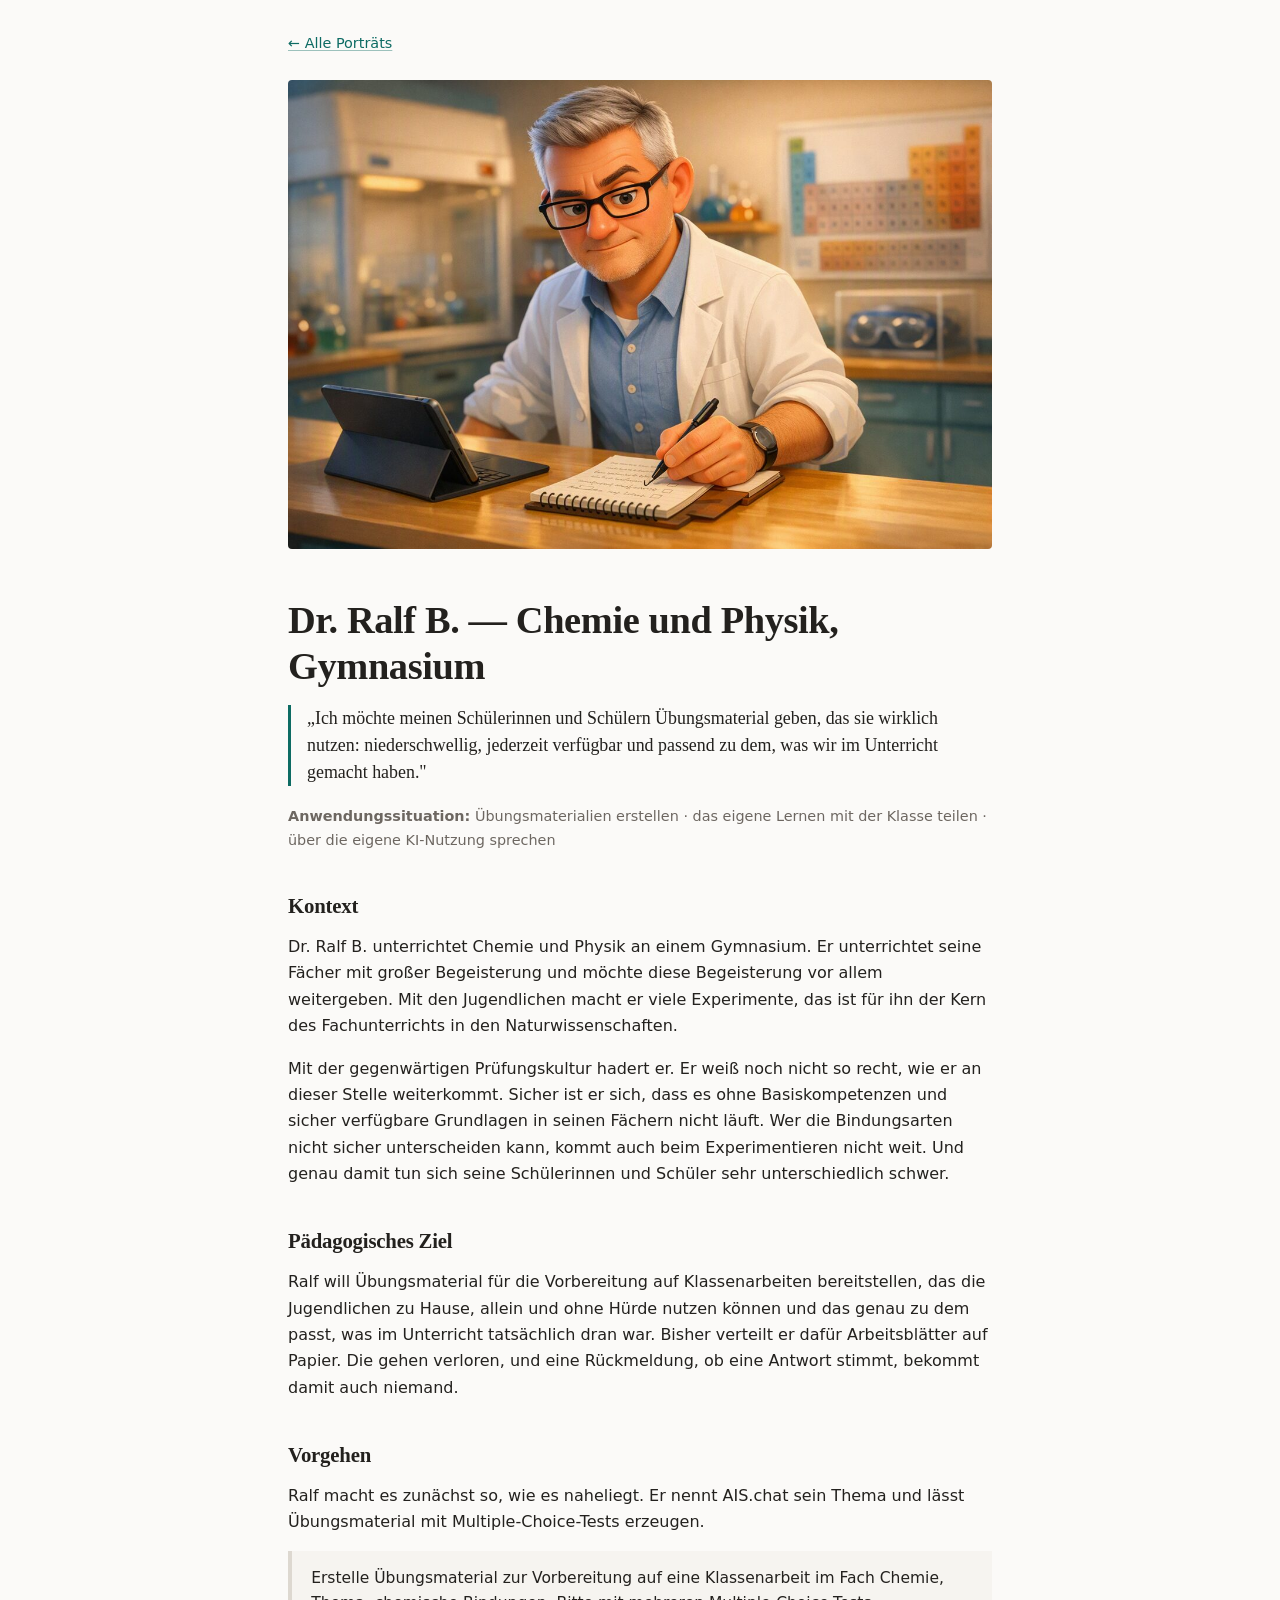
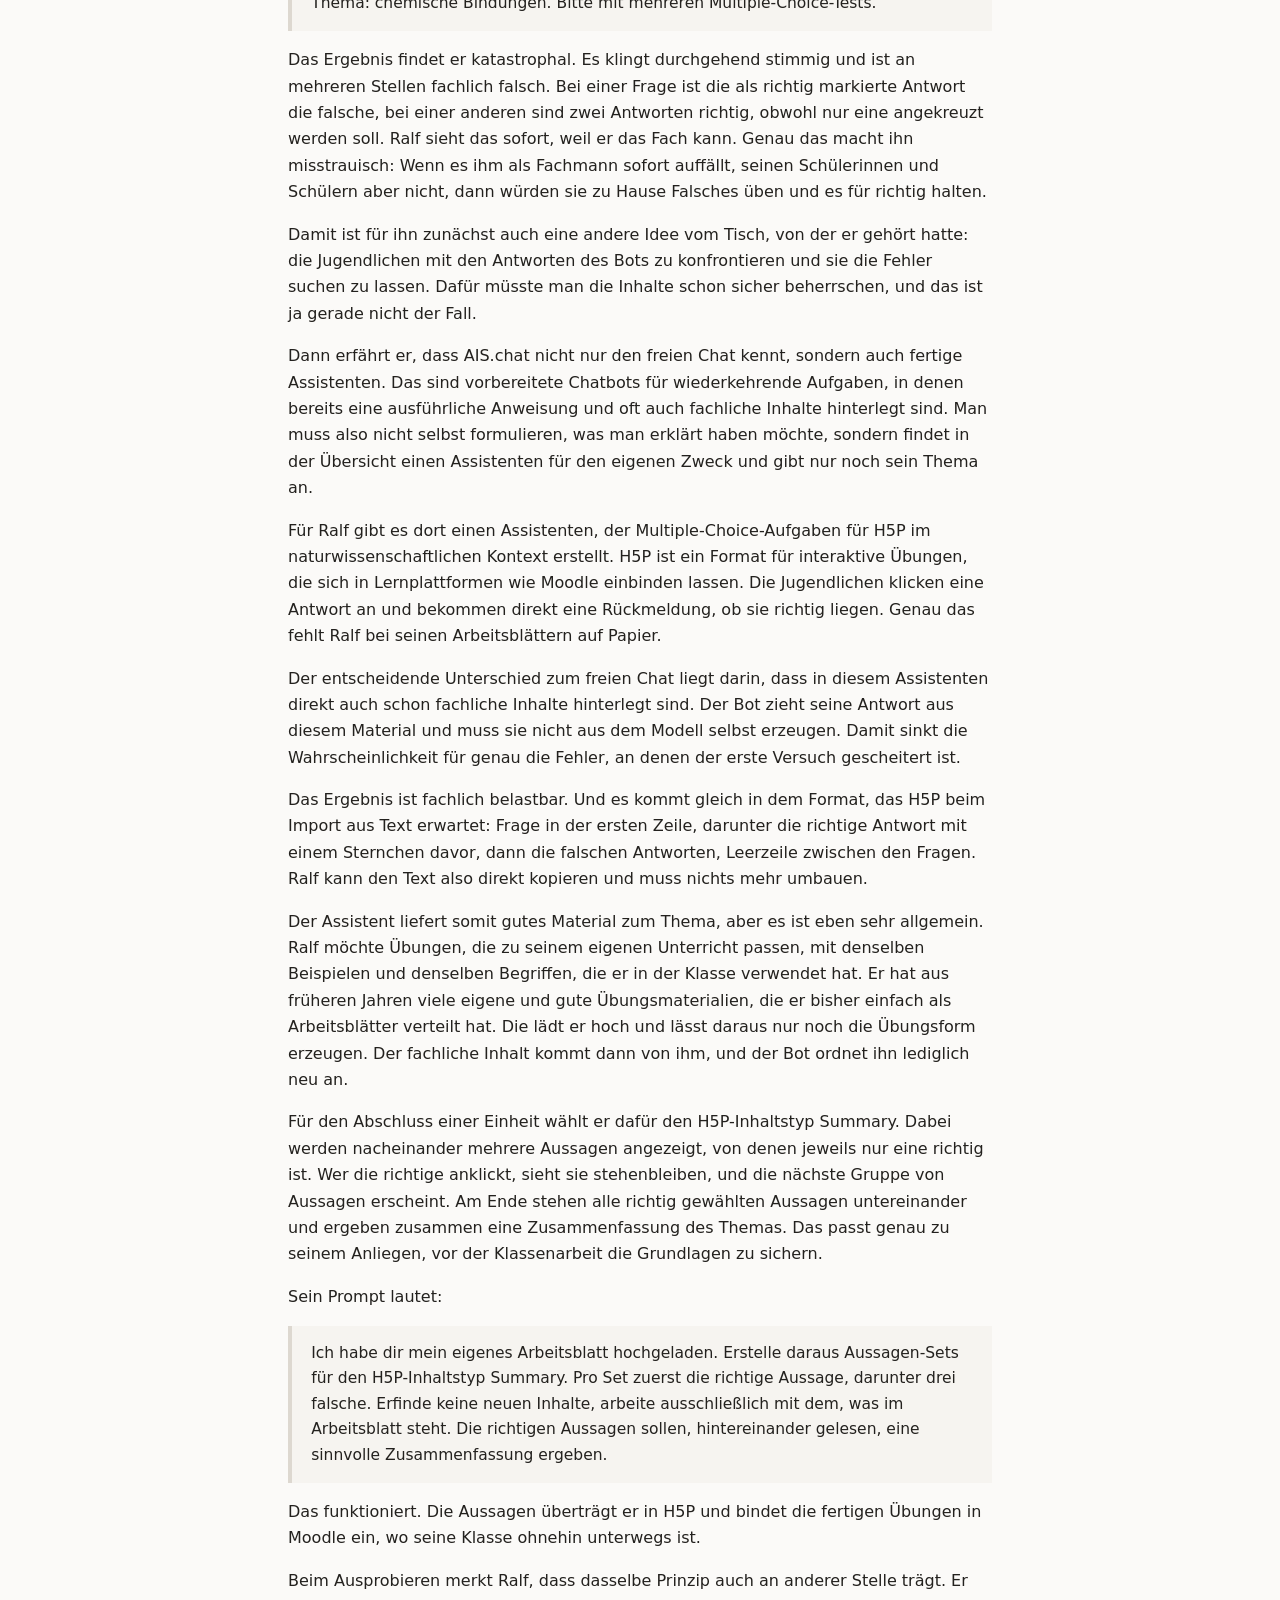
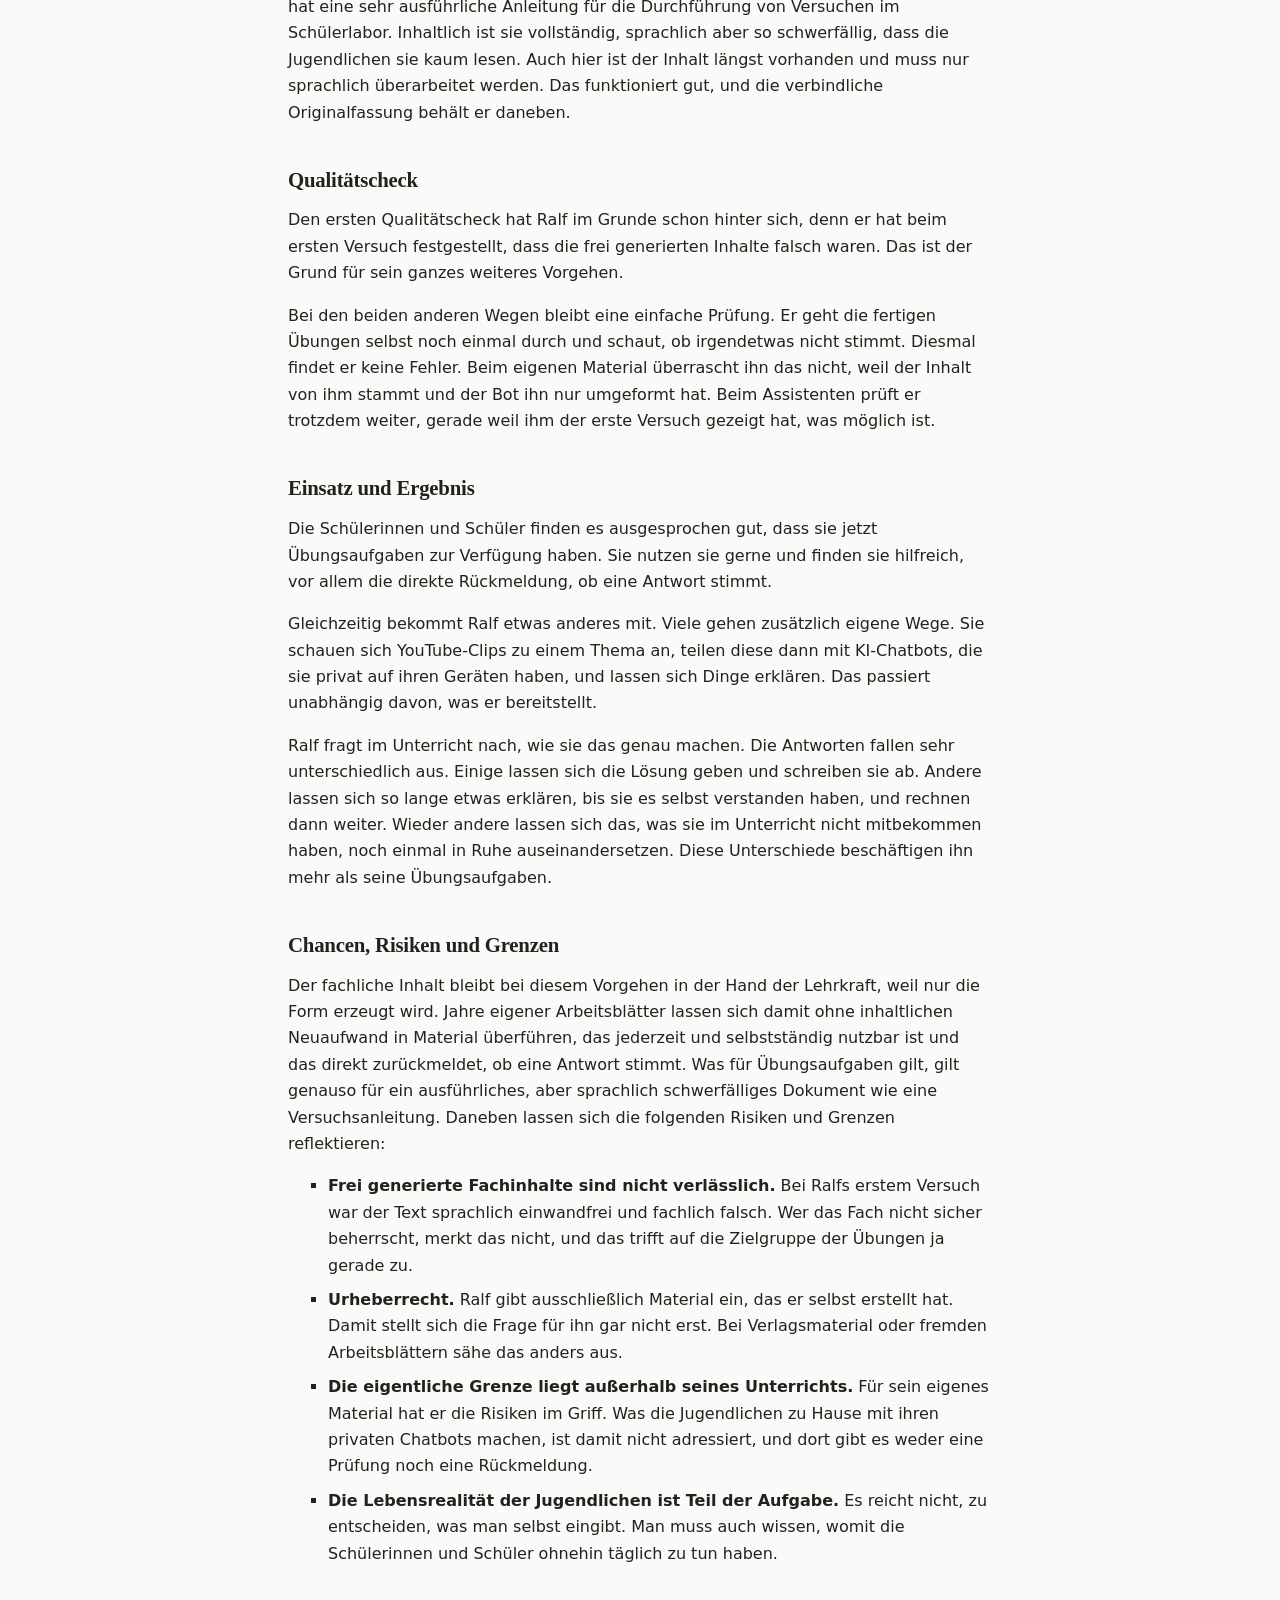
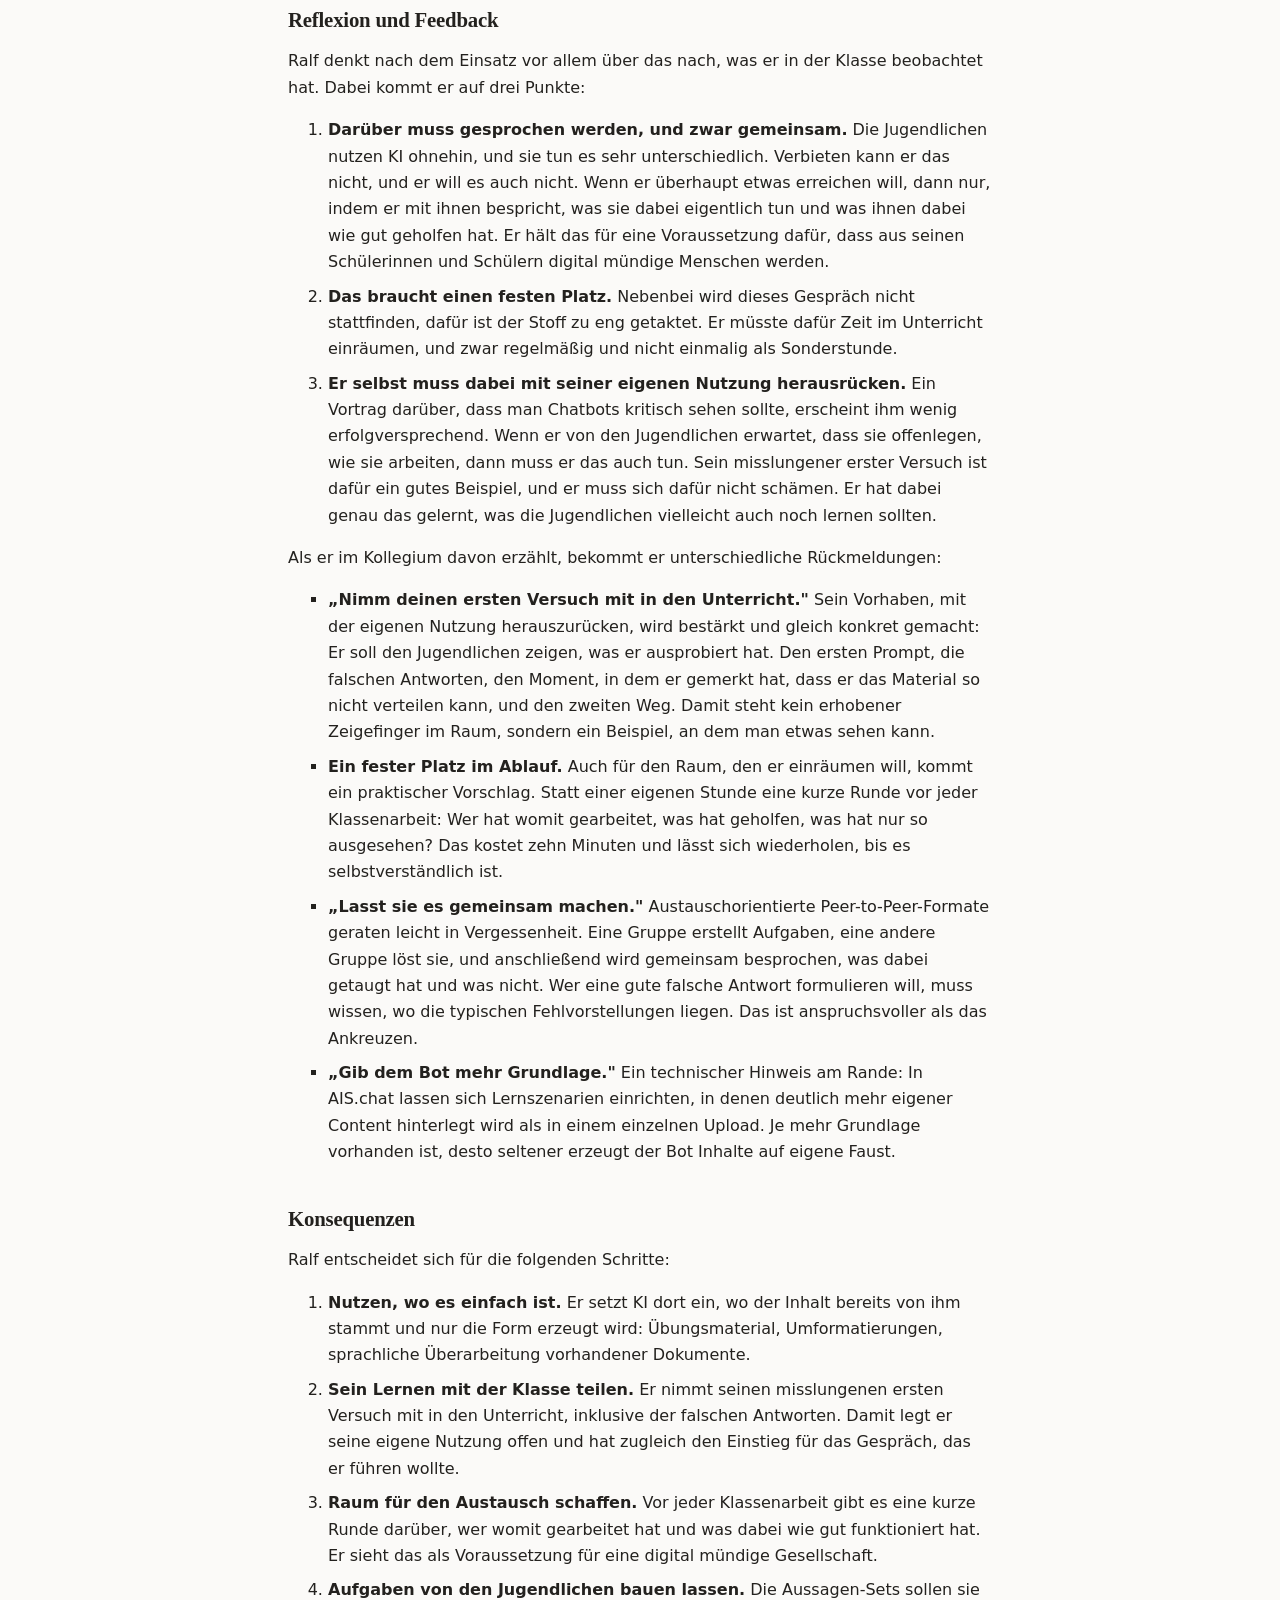
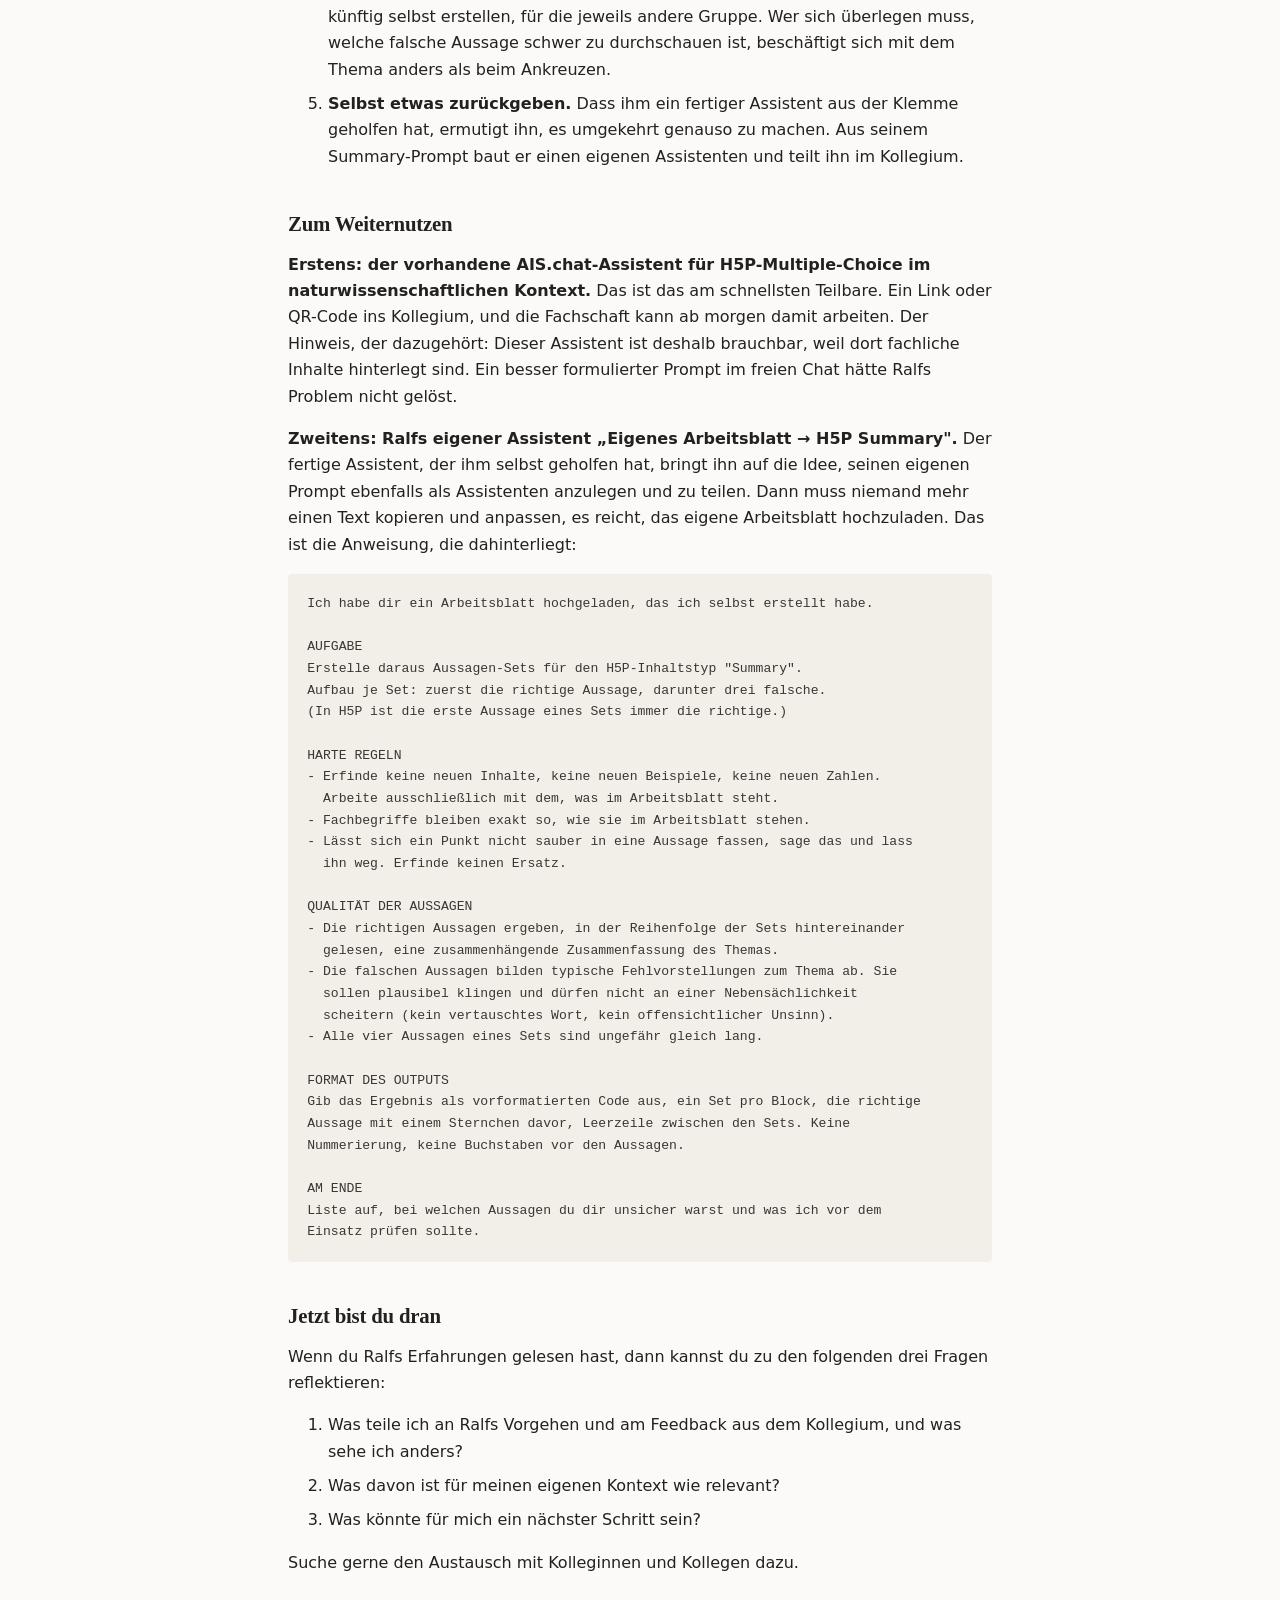
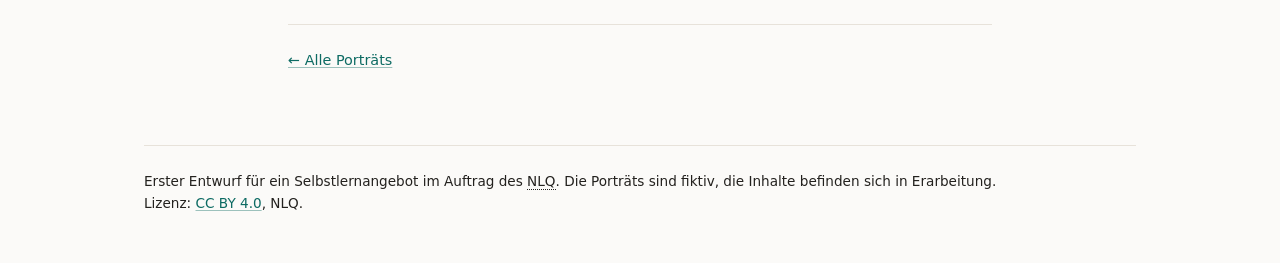
<file: ralf.html>
<!DOCTYPE html>
<html lang="de">
<head>
<meta charset="utf-8">
<meta name="viewport" content="width=device-width, initial-scale=1">
<title>Dr. Ralf B. · AIS.chat in der Praxis</title>
<meta name="description" content="Dr. Ralf B. — Chemie und Physik, Gymnasium. Übungsmaterialien erstellen · das eigene Lernen mit der Klasse teilen · über die eigene KI-Nutzung sprechen">
<meta property="og:title" content="Dr. Ralf B. — AIS.chat in der Praxis">
<meta property="og:description" content="Dr. Ralf B. — Chemie und Physik, Gymnasium. Übungsmaterialien erstellen · das eigene Lernen mit der Klasse teilen · über die eigene KI-Nutzung sprechen">
<meta property="og:image" content="img-vorschau.png">
<meta property="og:type" content="article">
<link rel="icon" href="favicon.svg" type="image/svg+xml">
<link rel="stylesheet" href="css/pico.min.css">
<link rel="stylesheet" href="css/custom.css">
</head>
<body>
<main class="container portraet">
  <p class="zurueck"><a href="index.html">&larr; Alle Porträts</a></p>
  <figure class="kopfbild"><img src="bilder/ralf.jpg" alt="Illustration zu Dr. Ralf B." width="1200" height="800"></figure>
  <h1>Dr. Ralf B. — Chemie und Physik, Gymnasium</h1>
  <p class="zitat">„Ich möchte meinen Schülerinnen und Schülern Übungsmaterial geben, das sie wirklich nutzen: niederschwellig, jederzeit verfügbar und passend zu dem, was wir im Unterricht gemacht haben."</p>
  <p class="meta"><strong>Anwendungssituation:</strong> Übungsmaterialien erstellen · das eigene Lernen mit der Klasse teilen · über die eigene KI-Nutzung sprechen</p>
<h2>Kontext</h2>
<p>Dr. Ralf B. unterrichtet Chemie und Physik an einem Gymnasium. Er unterrichtet seine Fächer mit großer Begeisterung und möchte diese Begeisterung vor allem weitergeben. Mit den Jugendlichen macht er viele Experimente, das ist für ihn der Kern des Fachunterrichts in den Naturwissenschaften.</p>
<p>Mit der gegenwärtigen Prüfungskultur hadert er. Er weiß noch nicht so recht, wie er an dieser Stelle weiterkommt. Sicher ist er sich, dass es ohne Basiskompetenzen und sicher verfügbare Grundlagen in seinen Fächern nicht läuft. Wer die Bindungsarten nicht sicher unterscheiden kann, kommt auch beim Experimentieren nicht weit. Und genau damit tun sich seine Schülerinnen und Schüler sehr unterschiedlich schwer.</p>
<h2>Pädagogisches Ziel</h2>
<p>Ralf will Übungsmaterial für die Vorbereitung auf Klassenarbeiten bereitstellen, das die Jugendlichen zu Hause, allein und ohne Hürde nutzen können und das genau zu dem passt, was im Unterricht tatsächlich dran war. Bisher verteilt er dafür Arbeitsblätter auf Papier. Die gehen verloren, und eine Rückmeldung, ob eine Antwort stimmt, bekommt damit auch niemand.</p>
<h2>Vorgehen</h2>
<p>Ralf macht es zunächst so, wie es naheliegt. Er nennt AIS.chat sein Thema und lässt Übungsmaterial mit Multiple-Choice-Tests erzeugen.</p>
<blockquote><p>Erstelle Übungsmaterial zur Vorbereitung auf eine Klassenarbeit im Fach Chemie, Thema: chemische Bindungen. Bitte mit mehreren Multiple-Choice-Tests.</p></blockquote>
<p>Das Ergebnis findet er katastrophal. Es klingt durchgehend stimmig und ist an mehreren Stellen fachlich falsch. Bei einer Frage ist die als richtig markierte Antwort die falsche, bei einer anderen sind zwei Antworten richtig, obwohl nur eine angekreuzt werden soll. Ralf sieht das sofort, weil er das Fach kann. Genau das macht ihn misstrauisch: Wenn es ihm als Fachmann sofort auffällt, seinen Schülerinnen und Schülern aber nicht, dann würden sie zu Hause Falsches üben und es für richtig halten.</p>
<p>Damit ist für ihn zunächst auch eine andere Idee vom Tisch, von der er gehört hatte: die Jugendlichen mit den Antworten des Bots zu konfrontieren und sie die Fehler suchen zu lassen. Dafür müsste man die Inhalte schon sicher beherrschen, und das ist ja gerade nicht der Fall.</p>
<p>Dann erfährt er, dass AIS.chat nicht nur den freien Chat kennt, sondern auch fertige Assistenten. Das sind vorbereitete Chatbots für wiederkehrende Aufgaben, in denen bereits eine ausführliche Anweisung und oft auch fachliche Inhalte hinterlegt sind. Man muss also nicht selbst formulieren, was man erklärt haben möchte, sondern findet in der Übersicht einen Assistenten für den eigenen Zweck und gibt nur noch sein Thema an.</p>
<p>Für Ralf gibt es dort einen Assistenten, der Multiple-Choice-Aufgaben für H5P im naturwissenschaftlichen Kontext erstellt. H5P ist ein Format für interaktive Übungen, die sich in Lernplattformen wie Moodle einbinden lassen. Die Jugendlichen klicken eine Antwort an und bekommen direkt eine Rückmeldung, ob sie richtig liegen. Genau das fehlt Ralf bei seinen Arbeitsblättern auf Papier.</p>
<p>Der entscheidende Unterschied zum freien Chat liegt darin, dass in diesem Assistenten direkt auch schon fachliche Inhalte hinterlegt sind. Der Bot zieht seine Antwort aus diesem Material und muss sie nicht aus dem Modell selbst erzeugen. Damit sinkt die Wahrscheinlichkeit für genau die Fehler, an denen der erste Versuch gescheitert ist.</p>
<p>Das Ergebnis ist fachlich belastbar. Und es kommt gleich in dem Format, das H5P beim Import aus Text erwartet: Frage in der ersten Zeile, darunter die richtige Antwort mit einem Sternchen davor, dann die falschen Antworten, Leerzeile zwischen den Fragen. Ralf kann den Text also direkt kopieren und muss nichts mehr umbauen.</p>
<p>Der Assistent liefert somit gutes Material zum Thema, aber es ist eben sehr allgemein. Ralf möchte Übungen, die zu seinem eigenen Unterricht passen, mit denselben Beispielen und denselben Begriffen, die er in der Klasse verwendet hat. Er hat aus früheren Jahren viele eigene und gute Übungsmaterialien, die er bisher einfach als Arbeitsblätter verteilt hat. Die lädt er hoch und lässt daraus nur noch die Übungsform erzeugen. Der fachliche Inhalt kommt dann von ihm, und der Bot ordnet ihn lediglich neu an.</p>
<p>Für den Abschluss einer Einheit wählt er dafür den H5P-Inhaltstyp Summary. Dabei werden nacheinander mehrere Aussagen angezeigt, von denen jeweils nur eine richtig ist. Wer die richtige anklickt, sieht sie stehenbleiben, und die nächste Gruppe von Aussagen erscheint. Am Ende stehen alle richtig gewählten Aussagen untereinander und ergeben zusammen eine Zusammenfassung des Themas. Das passt genau zu seinem Anliegen, vor der Klassenarbeit die Grundlagen zu sichern.</p>
<p>Sein Prompt lautet:</p>
<blockquote><p>Ich habe dir mein eigenes Arbeitsblatt hochgeladen. Erstelle daraus Aussagen-Sets für den H5P-Inhaltstyp Summary. Pro Set zuerst die richtige Aussage, darunter drei falsche. Erfinde keine neuen Inhalte, arbeite ausschließlich mit dem, was im Arbeitsblatt steht. Die richtigen Aussagen sollen, hintereinander gelesen, eine sinnvolle Zusammenfassung ergeben.</p></blockquote>
<p>Das funktioniert. Die Aussagen überträgt er in H5P und bindet die fertigen Übungen in Moodle ein, wo seine Klasse ohnehin unterwegs ist.</p>
<p>Beim Ausprobieren merkt Ralf, dass dasselbe Prinzip auch an anderer Stelle trägt. Er hat eine sehr ausführliche Anleitung für die Durchführung von Versuchen im Schülerlabor. Inhaltlich ist sie vollständig, sprachlich aber so schwerfällig, dass die Jugendlichen sie kaum lesen. Auch hier ist der Inhalt längst vorhanden und muss nur sprachlich überarbeitet werden. Das funktioniert gut, und die verbindliche Originalfassung behält er daneben.</p>
<h2>Qualitätscheck</h2>
<p>Den ersten Qualitätscheck hat Ralf im Grunde schon hinter sich, denn er hat beim ersten Versuch festgestellt, dass die frei generierten Inhalte falsch waren. Das ist der Grund für sein ganzes weiteres Vorgehen.</p>
<p>Bei den beiden anderen Wegen bleibt eine einfache Prüfung. Er geht die fertigen Übungen selbst noch einmal durch und schaut, ob irgendetwas nicht stimmt. Diesmal findet er keine Fehler. Beim eigenen Material überrascht ihn das nicht, weil der Inhalt von ihm stammt und der Bot ihn nur umgeformt hat. Beim Assistenten prüft er trotzdem weiter, gerade weil ihm der erste Versuch gezeigt hat, was möglich ist.</p>
<h2>Einsatz und Ergebnis</h2>
<p>Die Schülerinnen und Schüler finden es ausgesprochen gut, dass sie jetzt Übungsaufgaben zur Verfügung haben. Sie nutzen sie gerne und finden sie hilfreich, vor allem die direkte Rückmeldung, ob eine Antwort stimmt.</p>
<p>Gleichzeitig bekommt Ralf etwas anderes mit. Viele gehen zusätzlich eigene Wege. Sie schauen sich YouTube-Clips zu einem Thema an, teilen diese dann mit KI-Chatbots, die sie privat auf ihren Geräten haben, und lassen sich Dinge erklären. Das passiert unabhängig davon, was er bereitstellt.</p>
<p>Ralf fragt im Unterricht nach, wie sie das genau machen. Die Antworten fallen sehr unterschiedlich aus. Einige lassen sich die Lösung geben und schreiben sie ab. Andere lassen sich so lange etwas erklären, bis sie es selbst verstanden haben, und rechnen dann weiter. Wieder andere lassen sich das, was sie im Unterricht nicht mitbekommen haben, noch einmal in Ruhe auseinandersetzen. Diese Unterschiede beschäftigen ihn mehr als seine Übungsaufgaben.</p>
<h2>Chancen, Risiken und Grenzen</h2>
<p>Der fachliche Inhalt bleibt bei diesem Vorgehen in der Hand der Lehrkraft, weil nur die Form erzeugt wird. Jahre eigener Arbeitsblätter lassen sich damit ohne inhaltlichen Neuaufwand in Material überführen, das jederzeit und selbstständig nutzbar ist und das direkt zurückmeldet, ob eine Antwort stimmt. Was für Übungsaufgaben gilt, gilt genauso für ein ausführliches, aber sprachlich schwerfälliges Dokument wie eine Versuchsanleitung. Daneben lassen sich die folgenden Risiken und Grenzen reflektieren:</p>
<ul><li><strong>Frei generierte Fachinhalte sind nicht verlässlich.</strong> Bei Ralfs erstem Versuch war der Text sprachlich einwandfrei und fachlich falsch. Wer das Fach nicht sicher beherrscht, merkt das nicht, und das trifft auf die Zielgruppe der Übungen ja gerade zu.</li><li><strong>Urheberrecht.</strong> Ralf gibt ausschließlich Material ein, das er selbst erstellt hat. Damit stellt sich die Frage für ihn gar nicht erst. Bei Verlagsmaterial oder fremden Arbeitsblättern sähe das anders aus.</li><li><strong>Die eigentliche Grenze liegt außerhalb seines Unterrichts.</strong> Für sein eigenes Material hat er die Risiken im Griff. Was die Jugendlichen zu Hause mit ihren privaten Chatbots machen, ist damit nicht adressiert, und dort gibt es weder eine Prüfung noch eine Rückmeldung.</li><li><strong>Die Lebensrealität der Jugendlichen ist Teil der Aufgabe.</strong> Es reicht nicht, zu entscheiden, was man selbst eingibt. Man muss auch wissen, womit die Schülerinnen und Schüler ohnehin täglich zu tun haben.</li></ul>
<h2>Reflexion und Feedback</h2>
<p>Ralf denkt nach dem Einsatz vor allem über das nach, was er in der Klasse beobachtet hat. Dabei kommt er auf drei Punkte:</p>
<ol><li><strong>Darüber muss gesprochen werden, und zwar gemeinsam.</strong> Die Jugendlichen nutzen KI ohnehin, und sie tun es sehr unterschiedlich. Verbieten kann er das nicht, und er will es auch nicht. Wenn er überhaupt etwas erreichen will, dann nur, indem er mit ihnen bespricht, was sie dabei eigentlich tun und was ihnen dabei wie gut geholfen hat. Er hält das für eine Voraussetzung dafür, dass aus seinen Schülerinnen und Schülern digital mündige Menschen werden.</li><li><strong>Das braucht einen festen Platz.</strong> Nebenbei wird dieses Gespräch nicht stattfinden, dafür ist der Stoff zu eng getaktet. Er müsste dafür Zeit im Unterricht einräumen, und zwar regelmäßig und nicht einmalig als Sonderstunde.</li><li><strong>Er selbst muss dabei mit seiner eigenen Nutzung herausrücken.</strong> Ein Vortrag darüber, dass man Chatbots kritisch sehen sollte, erscheint ihm wenig erfolgversprechend. Wenn er von den Jugendlichen erwartet, dass sie offenlegen, wie sie arbeiten, dann muss er das auch tun. Sein misslungener erster Versuch ist dafür ein gutes Beispiel, und er muss sich dafür nicht schämen. Er hat dabei genau das gelernt, was die Jugendlichen vielleicht auch noch lernen sollten.</li></ol>
<p>Als er im Kollegium davon erzählt, bekommt er unterschiedliche Rückmeldungen:</p>
<ul><li><strong>„Nimm deinen ersten Versuch mit in den Unterricht."</strong> Sein Vorhaben, mit der eigenen Nutzung herauszurücken, wird bestärkt und gleich konkret gemacht: Er soll den Jugendlichen zeigen, was er ausprobiert hat. Den ersten Prompt, die falschen Antworten, den Moment, in dem er gemerkt hat, dass er das Material so nicht verteilen kann, und den zweiten Weg. Damit steht kein erhobener Zeigefinger im Raum, sondern ein Beispiel, an dem man etwas sehen kann.</li><li><strong>Ein fester Platz im Ablauf.</strong> Auch für den Raum, den er einräumen will, kommt ein praktischer Vorschlag. Statt einer eigenen Stunde eine kurze Runde vor jeder Klassenarbeit: Wer hat womit gearbeitet, was hat geholfen, was hat nur so ausgesehen? Das kostet zehn Minuten und lässt sich wiederholen, bis es selbstverständlich ist.</li><li><strong>„Lasst sie es gemeinsam machen."</strong> Austauschorientierte Peer-to-Peer-Formate geraten leicht in Vergessenheit. Eine Gruppe erstellt Aufgaben, eine andere Gruppe löst sie, und anschließend wird gemeinsam besprochen, was dabei getaugt hat und was nicht. Wer eine gute falsche Antwort formulieren will, muss wissen, wo die typischen Fehlvorstellungen liegen. Das ist anspruchsvoller als das Ankreuzen.</li><li><strong>„Gib dem Bot mehr Grundlage."</strong> Ein technischer Hinweis am Rande: In AIS.chat lassen sich Lernszenarien einrichten, in denen deutlich mehr eigener Content hinterlegt wird als in einem einzelnen Upload. Je mehr Grundlage vorhanden ist, desto seltener erzeugt der Bot Inhalte auf eigene Faust.</li></ul>
<h2>Konsequenzen</h2>
<p>Ralf entscheidet sich für die folgenden Schritte:</p>
<ol><li><strong>Nutzen, wo es einfach ist.</strong> Er setzt KI dort ein, wo der Inhalt bereits von ihm stammt und nur die Form erzeugt wird: Übungsmaterial, Umformatierungen, sprachliche Überarbeitung vorhandener Dokumente.</li><li><strong>Sein Lernen mit der Klasse teilen.</strong> Er nimmt seinen misslungenen ersten Versuch mit in den Unterricht, inklusive der falschen Antworten. Damit legt er seine eigene Nutzung offen und hat zugleich den Einstieg für das Gespräch, das er führen wollte.</li><li><strong>Raum für den Austausch schaffen.</strong> Vor jeder Klassenarbeit gibt es eine kurze Runde darüber, wer womit gearbeitet hat und was dabei wie gut funktioniert hat. Er sieht das als Voraussetzung für eine digital mündige Gesellschaft.</li><li><strong>Aufgaben von den Jugendlichen bauen lassen.</strong> Die Aussagen-Sets sollen sie künftig selbst erstellen, für die jeweils andere Gruppe. Wer sich überlegen muss, welche falsche Aussage schwer zu durchschauen ist, beschäftigt sich mit dem Thema anders als beim Ankreuzen.</li><li><strong>Selbst etwas zurückgeben.</strong> Dass ihm ein fertiger Assistent aus der Klemme geholfen hat, ermutigt ihn, es umgekehrt genauso zu machen. Aus seinem Summary-Prompt baut er einen eigenen Assistenten und teilt ihn im Kollegium.</li></ol>
<h2>Zum Weiternutzen</h2>
<p><strong>Erstens: der vorhandene AIS.chat-Assistent für H5P-Multiple-Choice im naturwissenschaftlichen Kontext.</strong> Das ist das am schnellsten Teilbare. Ein Link oder QR-Code ins Kollegium, und die Fachschaft kann ab morgen damit arbeiten. Der Hinweis, der dazugehört: Dieser Assistent ist deshalb brauchbar, weil dort fachliche Inhalte hinterlegt sind. Ein besser formulierter Prompt im freien Chat hätte Ralfs Problem nicht gelöst.</p>
<p><strong>Zweitens: Ralfs eigener Assistent „Eigenes Arbeitsblatt → H5P Summary".</strong> Der fertige Assistent, der ihm selbst geholfen hat, bringt ihn auf die Idee, seinen eigenen Prompt ebenfalls als Assistenten anzulegen und zu teilen. Dann muss niemand mehr einen Text kopieren und anpassen, es reicht, das eigene Arbeitsblatt hochzuladen. Das ist die Anweisung, die dahinterliegt:</p>
<pre><code>Ich habe dir ein Arbeitsblatt hochgeladen, das ich selbst erstellt habe.

AUFGABE
Erstelle daraus Aussagen-Sets für den H5P-Inhaltstyp "Summary".
Aufbau je Set: zuerst die richtige Aussage, darunter drei falsche.
(In H5P ist die erste Aussage eines Sets immer die richtige.)

HARTE REGELN
- Erfinde keine neuen Inhalte, keine neuen Beispiele, keine neuen Zahlen.
  Arbeite ausschließlich mit dem, was im Arbeitsblatt steht.
- Fachbegriffe bleiben exakt so, wie sie im Arbeitsblatt stehen.
- Lässt sich ein Punkt nicht sauber in eine Aussage fassen, sage das und lass
  ihn weg. Erfinde keinen Ersatz.

QUALITÄT DER AUSSAGEN
- Die richtigen Aussagen ergeben, in der Reihenfolge der Sets hintereinander
  gelesen, eine zusammenhängende Zusammenfassung des Themas.
- Die falschen Aussagen bilden typische Fehlvorstellungen zum Thema ab. Sie
  sollen plausibel klingen und dürfen nicht an einer Nebensächlichkeit
  scheitern (kein vertauschtes Wort, kein offensichtlicher Unsinn).
- Alle vier Aussagen eines Sets sind ungefähr gleich lang.

FORMAT DES OUTPUTS
Gib das Ergebnis als vorformatierten Code aus, ein Set pro Block, die richtige
Aussage mit einem Sternchen davor, Leerzeile zwischen den Sets. Keine
Nummerierung, keine Buchstaben vor den Aussagen.

AM ENDE
Liste auf, bei welchen Aussagen du dir unsicher warst und was ich vor dem
Einsatz prüfen sollte.</code></pre>
<h2>Jetzt bist du dran</h2>
<p>Wenn du Ralfs Erfahrungen gelesen hast, dann kannst du zu den folgenden drei Fragen reflektieren:</p>
<ol><li>Was teile ich an Ralfs Vorgehen und am Feedback aus dem Kollegium, und was sehe ich anders?</li><li>Was davon ist für meinen eigenen Kontext wie relevant?</li><li>Was könnte für mich ein nächster Schritt sein?</li></ol>
<p>Suche gerne den Austausch mit Kolleginnen und Kollegen dazu.</p>
  <p class="zurueck unten"><a href="index.html">&larr; Alle Porträts</a></p>
</main>
<footer class="container">
  <p>Erster Entwurf für ein Selbstlernangebot im Auftrag des <abbr title="Niedersächsisches Landesinstitut für schulische Qualitätsentwicklung">NLQ</abbr>. Die Porträts sind fiktiv, die Inhalte befinden sich in Erarbeitung.<br>
  Lizenz: <a href="https://creativecommons.org/licenses/by/4.0/deed.de">CC BY 4.0</a>, NLQ.</p>
</footer>
</body>
</html>
</file>
<file: css/custom.css>
/* AIS.chat in der Praxis — minimalistisches Layout */

[data-theme="light"],
:root:not([data-theme="dark"]) {
    --pico-primary: #0d6b63;
    --pico-primary-background: #0d6b63;
    --pico-primary-border: var(--pico-primary-background);
    --pico-primary-underline: rgba(13, 107, 99, 0.4);
    --pico-primary-hover: #084a44;
    --pico-primary-hover-background: #0b5b55;
    --pico-primary-hover-border: var(--pico-primary-hover-background);
    --pico-primary-hover-underline: var(--pico-primary-hover);
    --pico-primary-focus: rgba(13, 107, 99, 0.3);
    --pico-primary-inverse: #fff;

    --pico-background-color: #fbfaf8;
    --pico-color: #23211e;
    --pico-h1-color: #23211e;
    --pico-h2-color: #23211e;
    --pico-muted-color: #6d6761;
    --pico-blockquote-border-color: #ddd8d0;
    --pico-code-background-color: #f2efe9;
    --pico-code-color: #3a3631;
    --pico-font-family: system-ui, -apple-system, "Segoe UI", Roboto, sans-serif;
}

:root {
    --pico-font-size: 100%;
    --pico-line-height: 1.65;
    --pico-spacing: 1.2rem;
    --serif: Georgia, "Iowan Old Style", "Palatino Linotype", "Times New Roman", serif;
}

body { -webkit-font-smoothing: antialiased; }

h1, h2, .untertitel { font-family: var(--serif); font-weight: 600; letter-spacing: -0.01em; }
h1 { font-size: clamp(1.7rem, 1.2rem + 2vw, 2.4rem); line-height: 1.2; }
h2 { font-size: 1.3rem; margin-top: 2.6rem; }

.container { max-width: 62rem; }

/* ---------- Startseite ---------- */

.start { padding-block: clamp(2.5rem, 6vw, 5rem) 3rem; }
.start > header { max-width: 42rem; margin-bottom: 3rem; }
.hinweis {
    display: inline-block;
    font-size: 0.78rem;
    letter-spacing: 0.06em;
    text-transform: uppercase;
    color: #8a5a1e;
    background: #f7efe1;
    border-radius: 2px;
    padding: 0.25rem 0.6rem;
    margin-bottom: 1.2rem;
}
.start h1 { margin-bottom: 0.4rem; }
.untertitel { font-size: 1.15rem; color: var(--pico-muted-color); margin-bottom: 1.8rem; }
.start header p { margin-bottom: 1rem; }

/* ---------- Kacheln ---------- */

.kacheln {
    display: grid;
    grid-template-columns: 1fr 1fr;
    gap: 1.8rem;
    max-width: 54rem;
    padding: 0;
    margin: 0;
    list-style: none;
}
@media (max-width: 40rem) {
    .kacheln { grid-template-columns: 1fr; gap: 1.4rem; }
}
.kacheln li { margin: 0; list-style: none; }
.kacheln a {
    display: block;
    text-decoration: none;
    color: inherit;
    border: 1px solid #e7e2da;
    border-radius: 4px;
    overflow: hidden;
    background: #fff;
    transition: transform 0.15s ease, box-shadow 0.15s ease, border-color 0.15s ease;
}
.kacheln a:hover, .kacheln a:focus-visible {
    transform: translateY(-3px);
    box-shadow: 0 6px 20px rgba(35, 33, 30, 0.09);
    border-color: #cfc8bd;
}
.kacheln img { display: block; width: 100%; height: auto; aspect-ratio: 3 / 2; object-fit: cover; }
.kacheln .text { padding: 0.9rem 1rem 1.1rem; }
.kacheln .name { font-family: var(--serif); font-size: 1.05rem; font-weight: 600; display: block; }
.kacheln .fach { font-size: 0.85rem; color: var(--pico-muted-color); display: block; margin-top: 0.15rem; }
.kacheln .anwendung {
    display: block;
    font-size: 0.82rem;
    line-height: 1.45;
    color: var(--pico-primary);
    margin-top: 0.7rem;
    padding-top: 0.7rem;
    border-top: 1px solid #ece7df;
}

/* ---------- Porträtseite ---------- */

.portraet { max-width: 44rem; padding-block: 2rem 3rem; }
.kopfbild { margin: 0 0 2rem; }
.kopfbild img { width: 100%; height: auto; border-radius: 4px; }
.portraet h1 { margin-bottom: 1rem; }
.zitat {
    font-family: var(--serif);
    font-size: 1.12rem;
    line-height: 1.5;
    border-left: 3px solid var(--pico-primary);
    padding-left: 1rem;
    margin-bottom: 1.2rem;
}
.meta { font-size: 0.9rem; color: var(--pico-muted-color); margin-bottom: 2.5rem; }
.portraet blockquote { font-size: 0.97rem; background: #f6f4f0; padding: 0.9rem 1.2rem; }
.portraet blockquote p { margin: 0; }
.portraet pre { font-size: 0.82rem; line-height: 1.5; border-radius: 4px; }
.portraet li { margin-bottom: 0.5rem; }

.zurueck { font-size: 0.9rem; margin-bottom: 1.5rem; }
.zurueck.unten { margin-top: 3rem; border-top: 1px solid #e7e2da; padding-top: 1.5rem; }

/* ---------- Fußzeile ---------- */

body > footer {
    border-top: 1px solid #e7e2da;
    padding-block: 1.5rem 3rem;
    font-size: 0.85rem;
    color: var(--pico-muted-color);
}
body > footer p { margin: 0; }
</file>
<file: css/pico.min.css>
@charset "UTF-8";/*!
 * Pico CSS ✨ v2.1.1 (https://picocss.com)
 * Copyright 2019-2025 - Licensed under MIT
 */:host,:root{--pico-font-family-emoji:"Apple Color Emoji","Segoe UI Emoji","Segoe UI Symbol","Noto Color Emoji";--pico-font-family-sans-serif:system-ui,"Segoe UI",Roboto,Oxygen,Ubuntu,Cantarell,Helvetica,Arial,"Helvetica Neue",sans-serif,var(--pico-font-family-emoji);--pico-font-family-monospace:ui-monospace,SFMono-Regular,"SF Mono",Menlo,Consolas,"Liberation Mono",monospace,var(--pico-font-family-emoji);--pico-font-family:var(--pico-font-family-sans-serif);--pico-line-height:1.5;--pico-font-weight:400;--pico-font-size:100%;--pico-text-underline-offset:0.1rem;--pico-border-radius:0.25rem;--pico-border-width:0.0625rem;--pico-outline-width:0.125rem;--pico-transition:0.2s ease-in-out;--pico-spacing:1rem;--pico-typography-spacing-vertical:1rem;--pico-block-spacing-vertical:var(--pico-spacing);--pico-block-spacing-horizontal:var(--pico-spacing);--pico-grid-column-gap:var(--pico-spacing);--pico-grid-row-gap:var(--pico-spacing);--pico-form-element-spacing-vertical:0.75rem;--pico-form-element-spacing-horizontal:1rem;--pico-group-box-shadow:0 0 0 rgba(0, 0, 0, 0);--pico-group-box-shadow-focus-with-button:0 0 0 var(--pico-outline-width) var(--pico-primary-focus);--pico-group-box-shadow-focus-with-input:0 0 0 0.0625rem var(--pico-form-element-border-color);--pico-modal-overlay-backdrop-filter:blur(0.375rem);--pico-nav-element-spacing-vertical:1rem;--pico-nav-element-spacing-horizontal:0.5rem;--pico-nav-link-spacing-vertical:0.5rem;--pico-nav-link-spacing-horizontal:0.5rem;--pico-nav-breadcrumb-divider:">";--pico-icon-checkbox:url("data:image/svg+xml,%3Csvg xmlns='http://www.w3.org/2000/svg' width='24' height='24' viewBox='0 0 24 24' fill='none' stroke='rgb(255, 255, 255)' stroke-width='4' stroke-linecap='round' stroke-linejoin='round'%3E%3Cpolyline points='20 6 9 17 4 12'%3E%3C/polyline%3E%3C/svg%3E");--pico-icon-minus:url("data:image/svg+xml,%3Csvg xmlns='http://www.w3.org/2000/svg' width='24' height='24' viewBox='0 0 24 24' fill='none' stroke='rgb(255, 255, 255)' stroke-width='4' stroke-linecap='round' stroke-linejoin='round'%3E%3Cline x1='5' y1='12' x2='19' y2='12'%3E%3C/line%3E%3C/svg%3E");--pico-icon-chevron:url("data:image/svg+xml,%3Csvg xmlns='http://www.w3.org/2000/svg' width='24' height='24' viewBox='0 0 24 24' fill='none' stroke='rgb(136, 145, 164)' stroke-width='2' stroke-linecap='round' stroke-linejoin='round'%3E%3Cpolyline points='6 9 12 15 18 9'%3E%3C/polyline%3E%3C/svg%3E");--pico-icon-date:url("data:image/svg+xml,%3Csvg xmlns='http://www.w3.org/2000/svg' width='24' height='24' viewBox='0 0 24 24' fill='none' stroke='rgb(136, 145, 164)' stroke-width='2' stroke-linecap='round' stroke-linejoin='round'%3E%3Crect x='3' y='4' width='18' height='18' rx='2' ry='2'%3E%3C/rect%3E%3Cline x1='16' y1='2' x2='16' y2='6'%3E%3C/line%3E%3Cline x1='8' y1='2' x2='8' y2='6'%3E%3C/line%3E%3Cline x1='3' y1='10' x2='21' y2='10'%3E%3C/line%3E%3C/svg%3E");--pico-icon-time:url("data:image/svg+xml,%3Csvg xmlns='http://www.w3.org/2000/svg' width='24' height='24' viewBox='0 0 24 24' fill='none' stroke='rgb(136, 145, 164)' stroke-width='2' stroke-linecap='round' stroke-linejoin='round'%3E%3Ccircle cx='12' cy='12' r='10'%3E%3C/circle%3E%3Cpolyline points='12 6 12 12 16 14'%3E%3C/polyline%3E%3C/svg%3E");--pico-icon-search:url("data:image/svg+xml,%3Csvg xmlns='http://www.w3.org/2000/svg' width='24' height='24' viewBox='0 0 24 24' fill='none' stroke='rgb(136, 145, 164)' stroke-width='1.5' stroke-linecap='round' stroke-linejoin='round'%3E%3Ccircle cx='11' cy='11' r='8'%3E%3C/circle%3E%3Cline x1='21' y1='21' x2='16.65' y2='16.65'%3E%3C/line%3E%3C/svg%3E");--pico-icon-close:url("data:image/svg+xml,%3Csvg xmlns='http://www.w3.org/2000/svg' width='24' height='24' viewBox='0 0 24 24' fill='none' stroke='rgb(136, 145, 164)' stroke-width='3' stroke-linecap='round' stroke-linejoin='round'%3E%3Cline x1='18' y1='6' x2='6' y2='18'%3E%3C/line%3E%3Cline x1='6' y1='6' x2='18' y2='18'%3E%3C/line%3E%3C/svg%3E");--pico-icon-loading:url("data:image/svg+xml,%3Csvg fill='none' height='24' width='24' viewBox='0 0 24 24' xmlns='http://www.w3.org/2000/svg' %3E%3Cstyle%3E g %7B animation: rotate 2s linear infinite; transform-origin: center center; %7D circle %7B stroke-dasharray: 75,100; stroke-dashoffset: -5; animation: dash 1.5s ease-in-out infinite; stroke-linecap: round; %7D @keyframes rotate %7B 0%25 %7B transform: rotate(0deg); %7D 100%25 %7B transform: rotate(360deg); %7D %7D @keyframes dash %7B 0%25 %7B stroke-dasharray: 1,100; stroke-dashoffset: 0; %7D 50%25 %7B stroke-dasharray: 44.5,100; stroke-dashoffset: -17.5; %7D 100%25 %7B stroke-dasharray: 44.5,100; stroke-dashoffset: -62; %7D %7D %3C/style%3E%3Cg%3E%3Ccircle cx='12' cy='12' r='10' fill='none' stroke='rgb(136, 145, 164)' stroke-width='4' /%3E%3C/g%3E%3C/svg%3E")}@media (min-width:576px){:host,:root{--pico-font-size:106.25%}}@media (min-width:768px){:host,:root{--pico-font-size:112.5%}}@media (min-width:1024px){:host,:root{--pico-font-size:118.75%}}@media (min-width:1280px){:host,:root{--pico-font-size:125%}}@media (min-width:1536px){:host,:root{--pico-font-size:131.25%}}a{--pico-text-decoration:underline}a.contrast,a.secondary{--pico-text-decoration:underline}small{--pico-font-size:0.875em}h1,h2,h3,h4,h5,h6{--pico-font-weight:700}h1{--pico-font-size:2rem;--pico-line-height:1.125;--pico-typography-spacing-top:3rem}h2{--pico-font-size:1.75rem;--pico-line-height:1.15;--pico-typography-spacing-top:2.625rem}h3{--pico-font-size:1.5rem;--pico-line-height:1.175;--pico-typography-spacing-top:2.25rem}h4{--pico-font-size:1.25rem;--pico-line-height:1.2;--pico-typography-spacing-top:1.874rem}h5{--pico-font-size:1.125rem;--pico-line-height:1.225;--pico-typography-spacing-top:1.6875rem}h6{--pico-font-size:1rem;--pico-line-height:1.25;--pico-typography-spacing-top:1.5rem}tfoot td,tfoot th,thead td,thead th{--pico-font-weight:600;--pico-border-width:0.1875rem}code,kbd,pre,samp{--pico-font-family:var(--pico-font-family-monospace)}kbd{--pico-font-weight:bolder}:where(select,textarea),input:not([type=submit],[type=button],[type=reset],[type=checkbox],[type=radio],[type=file]){--pico-outline-width:0.0625rem}[type=search]{--pico-border-radius:5rem}[type=checkbox],[type=radio]{--pico-border-width:0.125rem}[type=checkbox][role=switch]{--pico-border-width:0.1875rem}details.dropdown summary:not([role=button]){--pico-outline-width:0.0625rem}nav details.dropdown summary:focus-visible{--pico-outline-width:0.125rem}[role=search]{--pico-border-radius:5rem}[role=group]:has(button.secondary:focus,[type=submit].secondary:focus,[type=button].secondary:focus,[role=button].secondary:focus),[role=search]:has(button.secondary:focus,[type=submit].secondary:focus,[type=button].secondary:focus,[role=button].secondary:focus){--pico-group-box-shadow-focus-with-button:0 0 0 var(--pico-outline-width) var(--pico-secondary-focus)}[role=group]:has(button.contrast:focus,[type=submit].contrast:focus,[type=button].contrast:focus,[role=button].contrast:focus),[role=search]:has(button.contrast:focus,[type=submit].contrast:focus,[type=button].contrast:focus,[role=button].contrast:focus){--pico-group-box-shadow-focus-with-button:0 0 0 var(--pico-outline-width) var(--pico-contrast-focus)}[role=group] [role=button],[role=group] [type=button],[role=group] [type=submit],[role=group] button,[role=search] [role=button],[role=search] [type=button],[role=search] [type=submit],[role=search] button{--pico-form-element-spacing-horizontal:2rem}details summary[role=button]:not(.outline)::after{filter:brightness(0) invert(1)}[aria-busy=true]:not(input,select,textarea):is(button,[type=submit],[type=button],[type=reset],[role=button]):not(.outline)::before{filter:brightness(0) invert(1)}:host(:not([data-theme=dark])),:root:not([data-theme=dark]),[data-theme=light]{color-scheme:light;--pico-background-color:#fff;--pico-color:#373c44;--pico-text-selection-color:rgba(2, 154, 232, 0.25);--pico-muted-color:#646b79;--pico-muted-border-color:rgb(231, 234, 239.5);--pico-primary:#0172ad;--pico-primary-background:#0172ad;--pico-primary-border:var(--pico-primary-background);--pico-primary-underline:rgba(1, 114, 173, 0.5);--pico-primary-hover:#015887;--pico-primary-hover-background:#02659a;--pico-primary-hover-border:var(--pico-primary-hover-background);--pico-primary-hover-underline:var(--pico-primary-hover);--pico-primary-focus:rgba(2, 154, 232, 0.5);--pico-primary-inverse:#fff;--pico-secondary:#5d6b89;--pico-secondary-background:#525f7a;--pico-secondary-border:var(--pico-secondary-background);--pico-secondary-underline:rgba(93, 107, 137, 0.5);--pico-secondary-hover:#48536b;--pico-secondary-hover-background:#48536b;--pico-secondary-hover-border:var(--pico-secondary-hover-background);--pico-secondary-hover-underline:var(--pico-secondary-hover);--pico-secondary-focus:rgba(93, 107, 137, 0.25);--pico-secondary-inverse:#fff;--pico-contrast:#181c25;--pico-contrast-background:#181c25;--pico-contrast-border:var(--pico-contrast-background);--pico-contrast-underline:rgba(24, 28, 37, 0.5);--pico-contrast-hover:#000;--pico-contrast-hover-background:#000;--pico-contrast-hover-border:var(--pico-contrast-hover-background);--pico-contrast-hover-underline:var(--pico-secondary-hover);--pico-contrast-focus:rgba(93, 107, 137, 0.25);--pico-contrast-inverse:#fff;--pico-box-shadow:0.0145rem 0.029rem 0.174rem rgba(129, 145, 181, 0.01698),0.0335rem 0.067rem 0.402rem rgba(129, 145, 181, 0.024),0.0625rem 0.125rem 0.75rem rgba(129, 145, 181, 0.03),0.1125rem 0.225rem 1.35rem rgba(129, 145, 181, 0.036),0.2085rem 0.417rem 2.502rem rgba(129, 145, 181, 0.04302),0.5rem 1rem 6rem rgba(129, 145, 181, 0.06),0 0 0 0.0625rem rgba(129, 145, 181, 0.015);--pico-h1-color:#2d3138;--pico-h2-color:#373c44;--pico-h3-color:#424751;--pico-h4-color:#4d535e;--pico-h5-color:#5c6370;--pico-h6-color:#646b79;--pico-mark-background-color:rgb(252.5, 230.5, 191.5);--pico-mark-color:#0f1114;--pico-ins-color:rgb(28.5, 105.5, 84);--pico-del-color:rgb(136, 56.5, 53);--pico-blockquote-border-color:var(--pico-muted-border-color);--pico-blockquote-footer-color:var(--pico-muted-color);--pico-button-box-shadow:0 0 0 rgba(0, 0, 0, 0);--pico-button-hover-box-shadow:0 0 0 rgba(0, 0, 0, 0);--pico-table-border-color:var(--pico-muted-border-color);--pico-table-row-stripped-background-color:rgba(111, 120, 135, 0.0375);--pico-code-background-color:rgb(243, 244.5, 246.75);--pico-code-color:#646b79;--pico-code-kbd-background-color:var(--pico-color);--pico-code-kbd-color:var(--pico-background-color);--pico-form-element-background-color:rgb(251, 251.5, 252.25);--pico-form-element-selected-background-color:#dfe3eb;--pico-form-element-border-color:#cfd5e2;--pico-form-element-color:#23262c;--pico-form-element-placeholder-color:var(--pico-muted-color);--pico-form-element-active-background-color:#fff;--pico-form-element-active-border-color:var(--pico-primary-border);--pico-form-element-focus-color:var(--pico-primary-border);--pico-form-element-disabled-opacity:0.5;--pico-form-element-invalid-border-color:rgb(183.5, 105.5, 106.5);--pico-form-element-invalid-active-border-color:rgb(200.25, 79.25, 72.25);--pico-form-element-invalid-focus-color:var(--pico-form-element-invalid-active-border-color);--pico-form-element-valid-border-color:rgb(76, 154.5, 137.5);--pico-form-element-valid-active-border-color:rgb(39, 152.75, 118.75);--pico-form-element-valid-focus-color:var(--pico-form-element-valid-active-border-color);--pico-switch-background-color:#bfc7d9;--pico-switch-checked-background-color:var(--pico-primary-background);--pico-switch-color:#fff;--pico-switch-thumb-box-shadow:0 0 0 rgba(0, 0, 0, 0);--pico-range-border-color:#dfe3eb;--pico-range-active-border-color:#bfc7d9;--pico-range-thumb-border-color:var(--pico-background-color);--pico-range-thumb-color:var(--pico-secondary-background);--pico-range-thumb-active-color:var(--pico-primary-background);--pico-accordion-border-color:var(--pico-muted-border-color);--pico-accordion-active-summary-color:var(--pico-primary-hover);--pico-accordion-close-summary-color:var(--pico-color);--pico-accordion-open-summary-color:var(--pico-muted-color);--pico-card-background-color:var(--pico-background-color);--pico-card-border-color:var(--pico-muted-border-color);--pico-card-box-shadow:var(--pico-box-shadow);--pico-card-sectioning-background-color:rgb(251, 251.5, 252.25);--pico-dropdown-background-color:#fff;--pico-dropdown-border-color:#eff1f4;--pico-dropdown-box-shadow:var(--pico-box-shadow);--pico-dropdown-color:var(--pico-color);--pico-dropdown-hover-background-color:#eff1f4;--pico-loading-spinner-opacity:0.5;--pico-modal-overlay-background-color:rgba(232, 234, 237, 0.75);--pico-progress-background-color:#dfe3eb;--pico-progress-color:var(--pico-primary-background);--pico-tooltip-background-color:var(--pico-contrast-background);--pico-tooltip-color:var(--pico-contrast-inverse);--pico-icon-valid:url("data:image/svg+xml,%3Csvg xmlns='http://www.w3.org/2000/svg' width='24' height='24' viewBox='0 0 24 24' fill='none' stroke='rgb(76, 154.5, 137.5)' stroke-width='2' stroke-linecap='round' stroke-linejoin='round'%3E%3Cpolyline points='20 6 9 17 4 12'%3E%3C/polyline%3E%3C/svg%3E");--pico-icon-invalid:url("data:image/svg+xml,%3Csvg xmlns='http://www.w3.org/2000/svg' width='24' height='24' viewBox='0 0 24 24' fill='none' stroke='rgb(200.25, 79.25, 72.25)' stroke-width='2' stroke-linecap='round' stroke-linejoin='round'%3E%3Ccircle cx='12' cy='12' r='10'%3E%3C/circle%3E%3Cline x1='12' y1='8' x2='12' y2='12'%3E%3C/line%3E%3Cline x1='12' y1='16' x2='12.01' y2='16'%3E%3C/line%3E%3C/svg%3E")}:host(:not([data-theme=dark])) input:is([type=submit],[type=button],[type=reset],[type=checkbox],[type=radio],[type=file]),:root:not([data-theme=dark]) input:is([type=submit],[type=button],[type=reset],[type=checkbox],[type=radio],[type=file]),[data-theme=light] input:is([type=submit],[type=button],[type=reset],[type=checkbox],[type=radio],[type=file]){--pico-form-element-focus-color:var(--pico-primary-focus)}@media only screen and (prefers-color-scheme:dark){:host(:not([data-theme])),:root:not([data-theme]){color-scheme:dark;--pico-background-color:rgb(19, 22.5, 30.5);--pico-color:#c2c7d0;--pico-text-selection-color:rgba(1, 170, 255, 0.1875);--pico-muted-color:#7b8495;--pico-muted-border-color:#202632;--pico-primary:#01aaff;--pico-primary-background:#0172ad;--pico-primary-border:var(--pico-primary-background);--pico-primary-underline:rgba(1, 170, 255, 0.5);--pico-primary-hover:#79c0ff;--pico-primary-hover-background:#017fc0;--pico-primary-hover-border:var(--pico-primary-hover-background);--pico-primary-hover-underline:var(--pico-primary-hover);--pico-primary-focus:rgba(1, 170, 255, 0.375);--pico-primary-inverse:#fff;--pico-secondary:#969eaf;--pico-secondary-background:#525f7a;--pico-secondary-border:var(--pico-secondary-background);--pico-secondary-underline:rgba(150, 158, 175, 0.5);--pico-secondary-hover:#b3b9c5;--pico-secondary-hover-background:#5d6b89;--pico-secondary-hover-border:var(--pico-secondary-hover-background);--pico-secondary-hover-underline:var(--pico-secondary-hover);--pico-secondary-focus:rgba(144, 158, 190, 0.25);--pico-secondary-inverse:#fff;--pico-contrast:#dfe3eb;--pico-contrast-background:#eff1f4;--pico-contrast-border:var(--pico-contrast-background);--pico-contrast-underline:rgba(223, 227, 235, 0.5);--pico-contrast-hover:#fff;--pico-contrast-hover-background:#fff;--pico-contrast-hover-border:var(--pico-contrast-hover-background);--pico-contrast-hover-underline:var(--pico-contrast-hover);--pico-contrast-focus:rgba(207, 213, 226, 0.25);--pico-contrast-inverse:#000;--pico-box-shadow:0.0145rem 0.029rem 0.174rem rgba(7, 8.5, 12, 0.01698),0.0335rem 0.067rem 0.402rem rgba(7, 8.5, 12, 0.024),0.0625rem 0.125rem 0.75rem rgba(7, 8.5, 12, 0.03),0.1125rem 0.225rem 1.35rem rgba(7, 8.5, 12, 0.036),0.2085rem 0.417rem 2.502rem rgba(7, 8.5, 12, 0.04302),0.5rem 1rem 6rem rgba(7, 8.5, 12, 0.06),0 0 0 0.0625rem rgba(7, 8.5, 12, 0.015);--pico-h1-color:#f0f1f3;--pico-h2-color:#e0e3e7;--pico-h3-color:#c2c7d0;--pico-h4-color:#b3b9c5;--pico-h5-color:#a4acba;--pico-h6-color:#8891a4;--pico-mark-background-color:#014063;--pico-mark-color:#fff;--pico-ins-color:#62af9a;--pico-del-color:rgb(205.5, 126, 123);--pico-blockquote-border-color:var(--pico-muted-border-color);--pico-blockquote-footer-color:var(--pico-muted-color);--pico-button-box-shadow:0 0 0 rgba(0, 0, 0, 0);--pico-button-hover-box-shadow:0 0 0 rgba(0, 0, 0, 0);--pico-table-border-color:var(--pico-muted-border-color);--pico-table-row-stripped-background-color:rgba(111, 120, 135, 0.0375);--pico-code-background-color:rgb(26, 30.5, 40.25);--pico-code-color:#8891a4;--pico-code-kbd-background-color:var(--pico-color);--pico-code-kbd-color:var(--pico-background-color);--pico-form-element-background-color:rgb(28, 33, 43.5);--pico-form-element-selected-background-color:#2a3140;--pico-form-element-border-color:#2a3140;--pico-form-element-color:#e0e3e7;--pico-form-element-placeholder-color:#8891a4;--pico-form-element-active-background-color:rgb(26, 30.5, 40.25);--pico-form-element-active-border-color:var(--pico-primary-border);--pico-form-element-focus-color:var(--pico-primary-border);--pico-form-element-disabled-opacity:0.5;--pico-form-element-invalid-border-color:rgb(149.5, 74, 80);--pico-form-element-invalid-active-border-color:rgb(183.25, 63.5, 59);--pico-form-element-invalid-focus-color:var(--pico-form-element-invalid-active-border-color);--pico-form-element-valid-border-color:#2a7b6f;--pico-form-element-valid-active-border-color:rgb(22, 137, 105.5);--pico-form-element-valid-focus-color:var(--pico-form-element-valid-active-border-color);--pico-switch-background-color:#333c4e;--pico-switch-checked-background-color:var(--pico-primary-background);--pico-switch-color:#fff;--pico-switch-thumb-box-shadow:0 0 0 rgba(0, 0, 0, 0);--pico-range-border-color:#202632;--pico-range-active-border-color:#2a3140;--pico-range-thumb-border-color:var(--pico-background-color);--pico-range-thumb-color:var(--pico-secondary-background);--pico-range-thumb-active-color:var(--pico-primary-background);--pico-accordion-border-color:var(--pico-muted-border-color);--pico-accordion-active-summary-color:var(--pico-primary-hover);--pico-accordion-close-summary-color:var(--pico-color);--pico-accordion-open-summary-color:var(--pico-muted-color);--pico-card-background-color:#181c25;--pico-card-border-color:var(--pico-card-background-color);--pico-card-box-shadow:var(--pico-box-shadow);--pico-card-sectioning-background-color:rgb(26, 30.5, 40.25);--pico-dropdown-background-color:#181c25;--pico-dropdown-border-color:#202632;--pico-dropdown-box-shadow:var(--pico-box-shadow);--pico-dropdown-color:var(--pico-color);--pico-dropdown-hover-background-color:#202632;--pico-loading-spinner-opacity:0.5;--pico-modal-overlay-background-color:rgba(7.5, 8.5, 10, 0.75);--pico-progress-background-color:#202632;--pico-progress-color:var(--pico-primary-background);--pico-tooltip-background-color:var(--pico-contrast-background);--pico-tooltip-color:var(--pico-contrast-inverse);--pico-icon-valid:url("data:image/svg+xml,%3Csvg xmlns='http://www.w3.org/2000/svg' width='24' height='24' viewBox='0 0 24 24' fill='none' stroke='rgb(42, 123, 111)' stroke-width='2' stroke-linecap='round' stroke-linejoin='round'%3E%3Cpolyline points='20 6 9 17 4 12'%3E%3C/polyline%3E%3C/svg%3E");--pico-icon-invalid:url("data:image/svg+xml,%3Csvg xmlns='http://www.w3.org/2000/svg' width='24' height='24' viewBox='0 0 24 24' fill='none' stroke='rgb(149.5, 74, 80)' stroke-width='2' stroke-linecap='round' stroke-linejoin='round'%3E%3Ccircle cx='12' cy='12' r='10'%3E%3C/circle%3E%3Cline x1='12' y1='8' x2='12' y2='12'%3E%3C/line%3E%3Cline x1='12' y1='16' x2='12.01' y2='16'%3E%3C/line%3E%3C/svg%3E")}:host(:not([data-theme])) input:is([type=submit],[type=button],[type=reset],[type=checkbox],[type=radio],[type=file]),:root:not([data-theme]) input:is([type=submit],[type=button],[type=reset],[type=checkbox],[type=radio],[type=file]){--pico-form-element-focus-color:var(--pico-primary-focus)}:host(:not([data-theme])) details summary[role=button].contrast:not(.outline)::after,:root:not([data-theme]) details summary[role=button].contrast:not(.outline)::after{filter:brightness(0)}:host(:not([data-theme])) [aria-busy=true]:not(input,select,textarea).contrast:is(button,[type=submit],[type=button],[type=reset],[role=button]):not(.outline)::before,:root:not([data-theme]) [aria-busy=true]:not(input,select,textarea).contrast:is(button,[type=submit],[type=button],[type=reset],[role=button]):not(.outline)::before{filter:brightness(0)}}[data-theme=dark]{color-scheme:dark;--pico-background-color:rgb(19, 22.5, 30.5);--pico-color:#c2c7d0;--pico-text-selection-color:rgba(1, 170, 255, 0.1875);--pico-muted-color:#7b8495;--pico-muted-border-color:#202632;--pico-primary:#01aaff;--pico-primary-background:#0172ad;--pico-primary-border:var(--pico-primary-background);--pico-primary-underline:rgba(1, 170, 255, 0.5);--pico-primary-hover:#79c0ff;--pico-primary-hover-background:#017fc0;--pico-primary-hover-border:var(--pico-primary-hover-background);--pico-primary-hover-underline:var(--pico-primary-hover);--pico-primary-focus:rgba(1, 170, 255, 0.375);--pico-primary-inverse:#fff;--pico-secondary:#969eaf;--pico-secondary-background:#525f7a;--pico-secondary-border:var(--pico-secondary-background);--pico-secondary-underline:rgba(150, 158, 175, 0.5);--pico-secondary-hover:#b3b9c5;--pico-secondary-hover-background:#5d6b89;--pico-secondary-hover-border:var(--pico-secondary-hover-background);--pico-secondary-hover-underline:var(--pico-secondary-hover);--pico-secondary-focus:rgba(144, 158, 190, 0.25);--pico-secondary-inverse:#fff;--pico-contrast:#dfe3eb;--pico-contrast-background:#eff1f4;--pico-contrast-border:var(--pico-contrast-background);--pico-contrast-underline:rgba(223, 227, 235, 0.5);--pico-contrast-hover:#fff;--pico-contrast-hover-background:#fff;--pico-contrast-hover-border:var(--pico-contrast-hover-background);--pico-contrast-hover-underline:var(--pico-contrast-hover);--pico-contrast-focus:rgba(207, 213, 226, 0.25);--pico-contrast-inverse:#000;--pico-box-shadow:0.0145rem 0.029rem 0.174rem rgba(7, 8.5, 12, 0.01698),0.0335rem 0.067rem 0.402rem rgba(7, 8.5, 12, 0.024),0.0625rem 0.125rem 0.75rem rgba(7, 8.5, 12, 0.03),0.1125rem 0.225rem 1.35rem rgba(7, 8.5, 12, 0.036),0.2085rem 0.417rem 2.502rem rgba(7, 8.5, 12, 0.04302),0.5rem 1rem 6rem rgba(7, 8.5, 12, 0.06),0 0 0 0.0625rem rgba(7, 8.5, 12, 0.015);--pico-h1-color:#f0f1f3;--pico-h2-color:#e0e3e7;--pico-h3-color:#c2c7d0;--pico-h4-color:#b3b9c5;--pico-h5-color:#a4acba;--pico-h6-color:#8891a4;--pico-mark-background-color:#014063;--pico-mark-color:#fff;--pico-ins-color:#62af9a;--pico-del-color:rgb(205.5, 126, 123);--pico-blockquote-border-color:var(--pico-muted-border-color);--pico-blockquote-footer-color:var(--pico-muted-color);--pico-button-box-shadow:0 0 0 rgba(0, 0, 0, 0);--pico-button-hover-box-shadow:0 0 0 rgba(0, 0, 0, 0);--pico-table-border-color:var(--pico-muted-border-color);--pico-table-row-stripped-background-color:rgba(111, 120, 135, 0.0375);--pico-code-background-color:rgb(26, 30.5, 40.25);--pico-code-color:#8891a4;--pico-code-kbd-background-color:var(--pico-color);--pico-code-kbd-color:var(--pico-background-color);--pico-form-element-background-color:rgb(28, 33, 43.5);--pico-form-element-selected-background-color:#2a3140;--pico-form-element-border-color:#2a3140;--pico-form-element-color:#e0e3e7;--pico-form-element-placeholder-color:#8891a4;--pico-form-element-active-background-color:rgb(26, 30.5, 40.25);--pico-form-element-active-border-color:var(--pico-primary-border);--pico-form-element-focus-color:var(--pico-primary-border);--pico-form-element-disabled-opacity:0.5;--pico-form-element-invalid-border-color:rgb(149.5, 74, 80);--pico-form-element-invalid-active-border-color:rgb(183.25, 63.5, 59);--pico-form-element-invalid-focus-color:var(--pico-form-element-invalid-active-border-color);--pico-form-element-valid-border-color:#2a7b6f;--pico-form-element-valid-active-border-color:rgb(22, 137, 105.5);--pico-form-element-valid-focus-color:var(--pico-form-element-valid-active-border-color);--pico-switch-background-color:#333c4e;--pico-switch-checked-background-color:var(--pico-primary-background);--pico-switch-color:#fff;--pico-switch-thumb-box-shadow:0 0 0 rgba(0, 0, 0, 0);--pico-range-border-color:#202632;--pico-range-active-border-color:#2a3140;--pico-range-thumb-border-color:var(--pico-background-color);--pico-range-thumb-color:var(--pico-secondary-background);--pico-range-thumb-active-color:var(--pico-primary-background);--pico-accordion-border-color:var(--pico-muted-border-color);--pico-accordion-active-summary-color:var(--pico-primary-hover);--pico-accordion-close-summary-color:var(--pico-color);--pico-accordion-open-summary-color:var(--pico-muted-color);--pico-card-background-color:#181c25;--pico-card-border-color:var(--pico-card-background-color);--pico-card-box-shadow:var(--pico-box-shadow);--pico-card-sectioning-background-color:rgb(26, 30.5, 40.25);--pico-dropdown-background-color:#181c25;--pico-dropdown-border-color:#202632;--pico-dropdown-box-shadow:var(--pico-box-shadow);--pico-dropdown-color:var(--pico-color);--pico-dropdown-hover-background-color:#202632;--pico-loading-spinner-opacity:0.5;--pico-modal-overlay-background-color:rgba(7.5, 8.5, 10, 0.75);--pico-progress-background-color:#202632;--pico-progress-color:var(--pico-primary-background);--pico-tooltip-background-color:var(--pico-contrast-background);--pico-tooltip-color:var(--pico-contrast-inverse);--pico-icon-valid:url("data:image/svg+xml,%3Csvg xmlns='http://www.w3.org/2000/svg' width='24' height='24' viewBox='0 0 24 24' fill='none' stroke='rgb(42, 123, 111)' stroke-width='2' stroke-linecap='round' stroke-linejoin='round'%3E%3Cpolyline points='20 6 9 17 4 12'%3E%3C/polyline%3E%3C/svg%3E");--pico-icon-invalid:url("data:image/svg+xml,%3Csvg xmlns='http://www.w3.org/2000/svg' width='24' height='24' viewBox='0 0 24 24' fill='none' stroke='rgb(149.5, 74, 80)' stroke-width='2' stroke-linecap='round' stroke-linejoin='round'%3E%3Ccircle cx='12' cy='12' r='10'%3E%3C/circle%3E%3Cline x1='12' y1='8' x2='12' y2='12'%3E%3C/line%3E%3Cline x1='12' y1='16' x2='12.01' y2='16'%3E%3C/line%3E%3C/svg%3E")}[data-theme=dark] input:is([type=submit],[type=button],[type=reset],[type=checkbox],[type=radio],[type=file]){--pico-form-element-focus-color:var(--pico-primary-focus)}[data-theme=dark] details summary[role=button].contrast:not(.outline)::after{filter:brightness(0)}[data-theme=dark] [aria-busy=true]:not(input,select,textarea).contrast:is(button,[type=submit],[type=button],[type=reset],[role=button]):not(.outline)::before{filter:brightness(0)}[type=checkbox],[type=radio],[type=range],progress{accent-color:var(--pico-primary)}*,::after,::before{box-sizing:border-box;background-repeat:no-repeat}::after,::before{text-decoration:inherit;vertical-align:inherit}:where(:host),:where(:root){-webkit-tap-highlight-color:transparent;-webkit-text-size-adjust:100%;-moz-text-size-adjust:100%;text-size-adjust:100%;background-color:var(--pico-background-color);color:var(--pico-color);font-weight:var(--pico-font-weight);font-size:var(--pico-font-size);line-height:var(--pico-line-height);font-family:var(--pico-font-family);text-underline-offset:var(--pico-text-underline-offset);text-rendering:optimizeLegibility;overflow-wrap:break-word;-moz-tab-size:4;-o-tab-size:4;tab-size:4}body{width:100%;margin:0}main{display:block}body>footer,body>header,body>main{padding-block:var(--pico-block-spacing-vertical)}section{margin-bottom:var(--pico-block-spacing-vertical)}.container,.container-fluid{width:100%;margin-right:auto;margin-left:auto;padding-right:var(--pico-spacing);padding-left:var(--pico-spacing)}@media (min-width:576px){.container{max-width:510px;padding-right:0;padding-left:0}}@media (min-width:768px){.container{max-width:700px}}@media (min-width:1024px){.container{max-width:950px}}@media (min-width:1280px){.container{max-width:1200px}}@media (min-width:1536px){.container{max-width:1450px}}.grid{grid-column-gap:var(--pico-grid-column-gap);grid-row-gap:var(--pico-grid-row-gap);display:grid;grid-template-columns:1fr}@media (min-width:768px){.grid{grid-template-columns:repeat(auto-fit,minmax(0%,1fr))}}.grid>*{min-width:0}.overflow-auto{overflow:auto}b,strong{font-weight:bolder}sub,sup{position:relative;font-size:.75em;line-height:0;vertical-align:baseline}sub{bottom:-.25em}sup{top:-.5em}address,blockquote,dl,ol,p,pre,table,ul{margin-top:0;margin-bottom:var(--pico-typography-spacing-vertical);color:var(--pico-color);font-style:normal;font-weight:var(--pico-font-weight)}h1,h2,h3,h4,h5,h6{margin-top:0;margin-bottom:var(--pico-typography-spacing-vertical);color:var(--pico-color);font-weight:var(--pico-font-weight);font-size:var(--pico-font-size);line-height:var(--pico-line-height);font-family:var(--pico-font-family)}h1{--pico-color:var(--pico-h1-color)}h2{--pico-color:var(--pico-h2-color)}h3{--pico-color:var(--pico-h3-color)}h4{--pico-color:var(--pico-h4-color)}h5{--pico-color:var(--pico-h5-color)}h6{--pico-color:var(--pico-h6-color)}:where(article,address,blockquote,dl,figure,form,ol,p,pre,table,ul)~:is(h1,h2,h3,h4,h5,h6){margin-top:var(--pico-typography-spacing-top)}p{margin-bottom:var(--pico-typography-spacing-vertical)}hgroup{margin-bottom:var(--pico-typography-spacing-vertical)}hgroup>*{margin-top:0;margin-bottom:0}hgroup>:not(:first-child):last-child{--pico-color:var(--pico-muted-color);--pico-font-weight:unset;font-size:1rem}:where(ol,ul) li{margin-bottom:calc(var(--pico-typography-spacing-vertical) * .25)}:where(dl,ol,ul) :where(dl,ol,ul){margin:0;margin-top:calc(var(--pico-typography-spacing-vertical) * .25)}ul li{list-style:square}mark{padding:.125rem .25rem;background-color:var(--pico-mark-background-color);color:var(--pico-mark-color);vertical-align:baseline}blockquote{display:block;margin:var(--pico-typography-spacing-vertical) 0;padding:var(--pico-spacing);border-right:none;border-left:.25rem solid var(--pico-blockquote-border-color);border-inline-start:0.25rem solid var(--pico-blockquote-border-color);border-inline-end:none}blockquote footer{margin-top:calc(var(--pico-typography-spacing-vertical) * .5);color:var(--pico-blockquote-footer-color)}abbr[title]{border-bottom:1px dotted;text-decoration:none;cursor:help}ins{color:var(--pico-ins-color);text-decoration:none}del{color:var(--pico-del-color)}::-moz-selection{background-color:var(--pico-text-selection-color)}::selection{background-color:var(--pico-text-selection-color)}:where(a:not([role=button])),[role=link]{--pico-color:var(--pico-primary);--pico-background-color:transparent;--pico-underline:var(--pico-primary-underline);outline:0;background-color:var(--pico-background-color);color:var(--pico-color);-webkit-text-decoration:var(--pico-text-decoration);text-decoration:var(--pico-text-decoration);text-decoration-color:var(--pico-underline);text-underline-offset:0.125em;transition:background-color var(--pico-transition),color var(--pico-transition),box-shadow var(--pico-transition),-webkit-text-decoration var(--pico-transition);transition:background-color var(--pico-transition),color var(--pico-transition),text-decoration var(--pico-transition),box-shadow var(--pico-transition);transition:background-color var(--pico-transition),color var(--pico-transition),text-decoration var(--pico-transition),box-shadow var(--pico-transition),-webkit-text-decoration var(--pico-transition)}:where(a:not([role=button])):is([aria-current]:not([aria-current=false]),:hover,:active,:focus),[role=link]:is([aria-current]:not([aria-current=false]),:hover,:active,:focus){--pico-color:var(--pico-primary-hover);--pico-underline:var(--pico-primary-hover-underline);--pico-text-decoration:underline}:where(a:not([role=button])):focus-visible,[role=link]:focus-visible{box-shadow:0 0 0 var(--pico-outline-width) var(--pico-primary-focus)}:where(a:not([role=button])).secondary,[role=link].secondary{--pico-color:var(--pico-secondary);--pico-underline:var(--pico-secondary-underline)}:where(a:not([role=button])).secondary:is([aria-current]:not([aria-current=false]),:hover,:active,:focus),[role=link].secondary:is([aria-current]:not([aria-current=false]),:hover,:active,:focus){--pico-color:var(--pico-secondary-hover);--pico-underline:var(--pico-secondary-hover-underline)}:where(a:not([role=button])).contrast,[role=link].contrast{--pico-color:var(--pico-contrast);--pico-underline:var(--pico-contrast-underline)}:where(a:not([role=button])).contrast:is([aria-current]:not([aria-current=false]),:hover,:active,:focus),[role=link].contrast:is([aria-current]:not([aria-current=false]),:hover,:active,:focus){--pico-color:var(--pico-contrast-hover);--pico-underline:var(--pico-contrast-hover-underline)}a[role=button]{display:inline-block}button{margin:0;overflow:visible;font-family:inherit;text-transform:none}[type=button],[type=reset],[type=submit],button{-webkit-appearance:button}[role=button],[type=button],[type=file]::file-selector-button,[type=reset],[type=submit],button{--pico-background-color:var(--pico-primary-background);--pico-border-color:var(--pico-primary-border);--pico-color:var(--pico-primary-inverse);--pico-box-shadow:var(--pico-button-box-shadow, 0 0 0 rgba(0, 0, 0, 0));padding:var(--pico-form-element-spacing-vertical) var(--pico-form-element-spacing-horizontal);border:var(--pico-border-width) solid var(--pico-border-color);border-radius:var(--pico-border-radius);outline:0;background-color:var(--pico-background-color);box-shadow:var(--pico-box-shadow);color:var(--pico-color);font-weight:var(--pico-font-weight);font-size:1rem;line-height:var(--pico-line-height);text-align:center;text-decoration:none;cursor:pointer;-webkit-user-select:none;-moz-user-select:none;user-select:none;transition:background-color var(--pico-transition),border-color var(--pico-transition),color var(--pico-transition),box-shadow var(--pico-transition)}[role=button]:is(:hover,:active,:focus),[role=button]:is([aria-current]:not([aria-current=false])),[type=button]:is(:hover,:active,:focus),[type=button]:is([aria-current]:not([aria-current=false])),[type=file]::file-selector-button:is(:hover,:active,:focus),[type=file]::file-selector-button:is([aria-current]:not([aria-current=false])),[type=reset]:is(:hover,:active,:focus),[type=reset]:is([aria-current]:not([aria-current=false])),[type=submit]:is(:hover,:active,:focus),[type=submit]:is([aria-current]:not([aria-current=false])),button:is(:hover,:active,:focus),button:is([aria-current]:not([aria-current=false])){--pico-background-color:var(--pico-primary-hover-background);--pico-border-color:var(--pico-primary-hover-border);--pico-box-shadow:var(--pico-button-hover-box-shadow, 0 0 0 rgba(0, 0, 0, 0));--pico-color:var(--pico-primary-inverse)}[role=button]:focus,[role=button]:is([aria-current]:not([aria-current=false])):focus,[type=button]:focus,[type=button]:is([aria-current]:not([aria-current=false])):focus,[type=file]::file-selector-button:focus,[type=file]::file-selector-button:is([aria-current]:not([aria-current=false])):focus,[type=reset]:focus,[type=reset]:is([aria-current]:not([aria-current=false])):focus,[type=submit]:focus,[type=submit]:is([aria-current]:not([aria-current=false])):focus,button:focus,button:is([aria-current]:not([aria-current=false])):focus{--pico-box-shadow:var(--pico-button-hover-box-shadow, 0 0 0 rgba(0, 0, 0, 0)),0 0 0 var(--pico-outline-width) var(--pico-primary-focus)}[type=button],[type=reset],[type=submit]{margin-bottom:var(--pico-spacing)}:is(button,[type=submit],[type=button],[role=button]).secondary,[type=file]::file-selector-button,[type=reset]{--pico-background-color:var(--pico-secondary-background);--pico-border-color:var(--pico-secondary-border);--pico-color:var(--pico-secondary-inverse);cursor:pointer}:is(button,[type=submit],[type=button],[role=button]).secondary:is([aria-current]:not([aria-current=false]),:hover,:active,:focus),[type=file]::file-selector-button:is([aria-current]:not([aria-current=false]),:hover,:active,:focus),[type=reset]:is([aria-current]:not([aria-current=false]),:hover,:active,:focus){--pico-background-color:var(--pico-secondary-hover-background);--pico-border-color:var(--pico-secondary-hover-border);--pico-color:var(--pico-secondary-inverse)}:is(button,[type=submit],[type=button],[role=button]).secondary:focus,:is(button,[type=submit],[type=button],[role=button]).secondary:is([aria-current]:not([aria-current=false])):focus,[type=file]::file-selector-button:focus,[type=file]::file-selector-button:is([aria-current]:not([aria-current=false])):focus,[type=reset]:focus,[type=reset]:is([aria-current]:not([aria-current=false])):focus{--pico-box-shadow:var(--pico-button-hover-box-shadow, 0 0 0 rgba(0, 0, 0, 0)),0 0 0 var(--pico-outline-width) var(--pico-secondary-focus)}:is(button,[type=submit],[type=button],[role=button]).contrast{--pico-background-color:var(--pico-contrast-background);--pico-border-color:var(--pico-contrast-border);--pico-color:var(--pico-contrast-inverse)}:is(button,[type=submit],[type=button],[role=button]).contrast:is([aria-current]:not([aria-current=false]),:hover,:active,:focus){--pico-background-color:var(--pico-contrast-hover-background);--pico-border-color:var(--pico-contrast-hover-border);--pico-color:var(--pico-contrast-inverse)}:is(button,[type=submit],[type=button],[role=button]).contrast:focus,:is(button,[type=submit],[type=button],[role=button]).contrast:is([aria-current]:not([aria-current=false])):focus{--pico-box-shadow:var(--pico-button-hover-box-shadow, 0 0 0 rgba(0, 0, 0, 0)),0 0 0 var(--pico-outline-width) var(--pico-contrast-focus)}:is(button,[type=submit],[type=button],[role=button]).outline,[type=reset].outline{--pico-background-color:transparent;--pico-color:var(--pico-primary);--pico-border-color:var(--pico-primary)}:is(button,[type=submit],[type=button],[role=button]).outline:is([aria-current]:not([aria-current=false]),:hover,:active,:focus),[type=reset].outline:is([aria-current]:not([aria-current=false]),:hover,:active,:focus){--pico-background-color:transparent;--pico-color:var(--pico-primary-hover);--pico-border-color:var(--pico-primary-hover)}:is(button,[type=submit],[type=button],[role=button]).outline.secondary,[type=reset].outline{--pico-color:var(--pico-secondary);--pico-border-color:var(--pico-secondary)}:is(button,[type=submit],[type=button],[role=button]).outline.secondary:is([aria-current]:not([aria-current=false]),:hover,:active,:focus),[type=reset].outline:is([aria-current]:not([aria-current=false]),:hover,:active,:focus){--pico-color:var(--pico-secondary-hover);--pico-border-color:var(--pico-secondary-hover)}:is(button,[type=submit],[type=button],[role=button]).outline.contrast{--pico-color:var(--pico-contrast);--pico-border-color:var(--pico-contrast)}:is(button,[type=submit],[type=button],[role=button]).outline.contrast:is([aria-current]:not([aria-current=false]),:hover,:active,:focus){--pico-color:var(--pico-contrast-hover);--pico-border-color:var(--pico-contrast-hover)}:where(button,[type=submit],[type=reset],[type=button],[role=button])[disabled],:where(fieldset[disabled]) :is(button,[type=submit],[type=button],[type=reset],[role=button]){opacity:.5;pointer-events:none}:where(table){width:100%;border-collapse:collapse;border-spacing:0;text-indent:0}td,th{padding:calc(var(--pico-spacing)/ 2) var(--pico-spacing);border-bottom:var(--pico-border-width) solid var(--pico-table-border-color);background-color:var(--pico-background-color);color:var(--pico-color);font-weight:var(--pico-font-weight);text-align:left;text-align:start}tfoot td,tfoot th{border-top:var(--pico-border-width) solid var(--pico-table-border-color);border-bottom:0}table.striped tbody tr:nth-child(odd) td,table.striped tbody tr:nth-child(odd) th{background-color:var(--pico-table-row-stripped-background-color)}:where(audio,canvas,iframe,img,svg,video){vertical-align:middle}audio,video{display:inline-block}audio:not([controls]){display:none;height:0}:where(iframe){border-style:none}img{max-width:100%;height:auto;border-style:none}:where(svg:not([fill])){fill:currentColor}svg:not(:host),svg:not(:root){overflow:hidden}code,kbd,pre,samp{font-size:.875em;font-family:var(--pico-font-family)}pre code,pre samp{font-size:inherit;font-family:inherit}pre{-ms-overflow-style:scrollbar;overflow:auto}code,kbd,pre,samp{border-radius:var(--pico-border-radius);background:var(--pico-code-background-color);color:var(--pico-code-color);font-weight:var(--pico-font-weight);line-height:initial}code,kbd,samp{display:inline-block;padding:.375rem}pre{display:block;margin-bottom:var(--pico-spacing);overflow-x:auto}pre>code,pre>samp{display:block;padding:var(--pico-spacing);background:0 0;line-height:var(--pico-line-height)}kbd{background-color:var(--pico-code-kbd-background-color);color:var(--pico-code-kbd-color);vertical-align:baseline}figure{display:block;margin:0;padding:0}figure figcaption{padding:calc(var(--pico-spacing) * .5) 0;color:var(--pico-muted-color)}hr{height:0;margin:var(--pico-typography-spacing-vertical) 0;border:0;border-top:1px solid var(--pico-muted-border-color);color:inherit}[hidden],template{display:none!important}canvas{display:inline-block}input,optgroup,select,textarea{margin:0;font-size:1rem;line-height:var(--pico-line-height);font-family:inherit;letter-spacing:inherit}input{overflow:visible}select{text-transform:none}legend{max-width:100%;padding:0;color:inherit;white-space:normal}textarea{overflow:auto}[type=checkbox],[type=radio]{padding:0}::-webkit-inner-spin-button,::-webkit-outer-spin-button{height:auto}[type=search]{-webkit-appearance:textfield;outline-offset:-2px}[type=search]::-webkit-search-decoration{-webkit-appearance:none}::-webkit-file-upload-button{-webkit-appearance:button;font:inherit}::-moz-focus-inner{padding:0;border-style:none}:-moz-focusring{outline:0}:-moz-ui-invalid{box-shadow:none}::-ms-expand{display:none}[type=file],[type=range]{padding:0;border-width:0}input:not([type=checkbox],[type=radio],[type=range]){height:calc(1rem * var(--pico-line-height) + var(--pico-form-element-spacing-vertical) * 2 + var(--pico-border-width) * 2)}fieldset{width:100%;margin:0;margin-bottom:var(--pico-spacing);padding:0;border:0}fieldset legend,label{display:block;margin-bottom:calc(var(--pico-spacing) * .375);color:var(--pico-color);font-weight:var(--pico-form-label-font-weight,var(--pico-font-weight))}fieldset legend{margin-bottom:calc(var(--pico-spacing) * .5)}button[type=submit],input:not([type=checkbox],[type=radio]),select,textarea{width:100%}input:not([type=checkbox],[type=radio],[type=range],[type=file]),select,textarea{-webkit-appearance:none;-moz-appearance:none;appearance:none;padding:var(--pico-form-element-spacing-vertical) var(--pico-form-element-spacing-horizontal)}input,select,textarea{--pico-background-color:var(--pico-form-element-background-color);--pico-border-color:var(--pico-form-element-border-color);--pico-color:var(--pico-form-element-color);--pico-box-shadow:none;border:var(--pico-border-width) solid var(--pico-border-color);border-radius:var(--pico-border-radius);outline:0;background-color:var(--pico-background-color);box-shadow:var(--pico-box-shadow);color:var(--pico-color);font-weight:var(--pico-font-weight);transition:background-color var(--pico-transition),border-color var(--pico-transition),color var(--pico-transition),box-shadow var(--pico-transition)}:where(select,textarea):not([readonly]):is(:active,:focus),input:not([type=submit],[type=button],[type=reset],[type=checkbox],[type=radio],[readonly]):is(:active,:focus){--pico-background-color:var(--pico-form-element-active-background-color)}:where(select,textarea):not([readonly]):is(:active,:focus),input:not([type=submit],[type=button],[type=reset],[role=switch],[readonly]):is(:active,:focus){--pico-border-color:var(--pico-form-element-active-border-color)}:where(select,textarea):not([readonly]):focus,input:not([type=submit],[type=button],[type=reset],[type=range],[type=file],[readonly]):focus{--pico-box-shadow:0 0 0 var(--pico-outline-width) var(--pico-form-element-focus-color)}:where(fieldset[disabled]) :is(input:not([type=submit],[type=button],[type=reset]),select,textarea),input:not([type=submit],[type=button],[type=reset])[disabled],label[aria-disabled=true],select[disabled],textarea[disabled]{opacity:var(--pico-form-element-disabled-opacity);pointer-events:none}label[aria-disabled=true] input[disabled]{opacity:1}:where(input,select,textarea):not([type=checkbox],[type=radio],[type=date],[type=datetime-local],[type=month],[type=time],[type=week],[type=range])[aria-invalid]{padding-right:calc(var(--pico-form-element-spacing-horizontal) + 1.5rem)!important;padding-left:var(--pico-form-element-spacing-horizontal);padding-inline-start:var(--pico-form-element-spacing-horizontal)!important;padding-inline-end:calc(var(--pico-form-element-spacing-horizontal) + 1.5rem)!important;background-position:center right .75rem;background-size:1rem auto;background-repeat:no-repeat}:where(input,select,textarea):not([type=checkbox],[type=radio],[type=date],[type=datetime-local],[type=month],[type=time],[type=week],[type=range])[aria-invalid=false]:not(select){background-image:var(--pico-icon-valid)}:where(input,select,textarea):not([type=checkbox],[type=radio],[type=date],[type=datetime-local],[type=month],[type=time],[type=week],[type=range])[aria-invalid=true]:not(select){background-image:var(--pico-icon-invalid)}:where(input,select,textarea)[aria-invalid=false]{--pico-border-color:var(--pico-form-element-valid-border-color)}:where(input,select,textarea)[aria-invalid=false]:is(:active,:focus){--pico-border-color:var(--pico-form-element-valid-active-border-color)!important}:where(input,select,textarea)[aria-invalid=false]:is(:active,:focus):not([type=checkbox],[type=radio]){--pico-box-shadow:0 0 0 var(--pico-outline-width) var(--pico-form-element-valid-focus-color)!important}:where(input,select,textarea)[aria-invalid=true]{--pico-border-color:var(--pico-form-element-invalid-border-color)}:where(input,select,textarea)[aria-invalid=true]:is(:active,:focus){--pico-border-color:var(--pico-form-element-invalid-active-border-color)!important}:where(input,select,textarea)[aria-invalid=true]:is(:active,:focus):not([type=checkbox],[type=radio]){--pico-box-shadow:0 0 0 var(--pico-outline-width) var(--pico-form-element-invalid-focus-color)!important}[dir=rtl] :where(input,select,textarea):not([type=checkbox],[type=radio]):is([aria-invalid],[aria-invalid=true],[aria-invalid=false]){background-position:center left .75rem}input::-webkit-input-placeholder,input::placeholder,select:invalid,textarea::-webkit-input-placeholder,textarea::placeholder{color:var(--pico-form-element-placeholder-color);opacity:1}input:not([type=checkbox],[type=radio]),select,textarea{margin-bottom:var(--pico-spacing)}select::-ms-expand{border:0;background-color:transparent}select:not([multiple],[size]){padding-right:calc(var(--pico-form-element-spacing-horizontal) + 1.5rem);padding-left:var(--pico-form-element-spacing-horizontal);padding-inline-start:var(--pico-form-element-spacing-horizontal);padding-inline-end:calc(var(--pico-form-element-spacing-horizontal) + 1.5rem);background-image:var(--pico-icon-chevron);background-position:center right .75rem;background-size:1rem auto;background-repeat:no-repeat}select[multiple] option:checked{background:var(--pico-form-element-selected-background-color);color:var(--pico-form-element-color)}[dir=rtl] select:not([multiple],[size]){background-position:center left .75rem}textarea{display:block;resize:vertical}textarea[aria-invalid]{--pico-icon-height:calc(1rem * var(--pico-line-height) + var(--pico-form-element-spacing-vertical) * 2 + var(--pico-border-width) * 2);background-position:top right .75rem!important;background-size:1rem var(--pico-icon-height)!important}:where(input,select,textarea,fieldset,.grid)+small{display:block;width:100%;margin-top:calc(var(--pico-spacing) * -.75);margin-bottom:var(--pico-spacing);color:var(--pico-muted-color)}:where(input,select,textarea,fieldset,.grid)[aria-invalid=false]+small{color:var(--pico-ins-color)}:where(input,select,textarea,fieldset,.grid)[aria-invalid=true]+small{color:var(--pico-del-color)}label>:where(input,select,textarea){margin-top:calc(var(--pico-spacing) * .25)}label:has([type=checkbox],[type=radio]){width:-moz-fit-content;width:fit-content;cursor:pointer}[type=checkbox],[type=radio]{-webkit-appearance:none;-moz-appearance:none;appearance:none;width:1.25em;height:1.25em;margin-top:-.125em;margin-inline-end:.5em;border-width:var(--pico-border-width);vertical-align:middle;cursor:pointer}[type=checkbox]::-ms-check,[type=radio]::-ms-check{display:none}[type=checkbox]:checked,[type=checkbox]:checked:active,[type=checkbox]:checked:focus,[type=radio]:checked,[type=radio]:checked:active,[type=radio]:checked:focus{--pico-background-color:var(--pico-primary-background);--pico-border-color:var(--pico-primary-border);background-image:var(--pico-icon-checkbox);background-position:center;background-size:.75em auto;background-repeat:no-repeat}[type=checkbox]~label,[type=radio]~label{display:inline-block;margin-bottom:0;cursor:pointer}[type=checkbox]~label:not(:last-of-type),[type=radio]~label:not(:last-of-type){margin-inline-end:1em}[type=checkbox]:indeterminate{--pico-background-color:var(--pico-primary-background);--pico-border-color:var(--pico-primary-border);background-image:var(--pico-icon-minus);background-position:center;background-size:.75em auto;background-repeat:no-repeat}[type=radio]{border-radius:50%}[type=radio]:checked,[type=radio]:checked:active,[type=radio]:checked:focus{--pico-background-color:var(--pico-primary-inverse);border-width:.35em;background-image:none}[type=checkbox][role=switch]{--pico-background-color:var(--pico-switch-background-color);--pico-color:var(--pico-switch-color);width:2.25em;height:1.25em;border:var(--pico-border-width) solid var(--pico-border-color);border-radius:1.25em;background-color:var(--pico-background-color);line-height:1.25em}[type=checkbox][role=switch]:not([aria-invalid]){--pico-border-color:var(--pico-switch-background-color)}[type=checkbox][role=switch]:before{display:block;aspect-ratio:1;height:100%;border-radius:50%;background-color:var(--pico-color);box-shadow:var(--pico-switch-thumb-box-shadow);content:"";transition:margin .1s ease-in-out}[type=checkbox][role=switch]:focus{--pico-background-color:var(--pico-switch-background-color);--pico-border-color:var(--pico-switch-background-color)}[type=checkbox][role=switch]:checked{--pico-background-color:var(--pico-switch-checked-background-color);--pico-border-color:var(--pico-switch-checked-background-color);background-image:none}[type=checkbox][role=switch]:checked::before{margin-inline-start:calc(2.25em - 1.25em)}[type=checkbox][role=switch][disabled]{--pico-background-color:var(--pico-border-color)}[type=checkbox][aria-invalid=false]:checked,[type=checkbox][aria-invalid=false]:checked:active,[type=checkbox][aria-invalid=false]:checked:focus,[type=checkbox][role=switch][aria-invalid=false]:checked,[type=checkbox][role=switch][aria-invalid=false]:checked:active,[type=checkbox][role=switch][aria-invalid=false]:checked:focus{--pico-background-color:var(--pico-form-element-valid-border-color)}[type=checkbox]:checked:active[aria-invalid=true],[type=checkbox]:checked:focus[aria-invalid=true],[type=checkbox]:checked[aria-invalid=true],[type=checkbox][role=switch]:checked:active[aria-invalid=true],[type=checkbox][role=switch]:checked:focus[aria-invalid=true],[type=checkbox][role=switch]:checked[aria-invalid=true]{--pico-background-color:var(--pico-form-element-invalid-border-color)}[type=checkbox][aria-invalid=false]:checked,[type=checkbox][aria-invalid=false]:checked:active,[type=checkbox][aria-invalid=false]:checked:focus,[type=checkbox][role=switch][aria-invalid=false]:checked,[type=checkbox][role=switch][aria-invalid=false]:checked:active,[type=checkbox][role=switch][aria-invalid=false]:checked:focus,[type=radio][aria-invalid=false]:checked,[type=radio][aria-invalid=false]:checked:active,[type=radio][aria-invalid=false]:checked:focus{--pico-border-color:var(--pico-form-element-valid-border-color)}[type=checkbox]:checked:active[aria-invalid=true],[type=checkbox]:checked:focus[aria-invalid=true],[type=checkbox]:checked[aria-invalid=true],[type=checkbox][role=switch]:checked:active[aria-invalid=true],[type=checkbox][role=switch]:checked:focus[aria-invalid=true],[type=checkbox][role=switch]:checked[aria-invalid=true],[type=radio]:checked:active[aria-invalid=true],[type=radio]:checked:focus[aria-invalid=true],[type=radio]:checked[aria-invalid=true]{--pico-border-color:var(--pico-form-element-invalid-border-color)}[type=color]::-webkit-color-swatch-wrapper{padding:0}[type=color]::-moz-focus-inner{padding:0}[type=color]::-webkit-color-swatch{border:0;border-radius:calc(var(--pico-border-radius) * .5)}[type=color]::-moz-color-swatch{border:0;border-radius:calc(var(--pico-border-radius) * .5)}input:not([type=checkbox],[type=radio],[type=range],[type=file]):is([type=date],[type=datetime-local],[type=month],[type=time],[type=week]){--pico-icon-position:0.75rem;--pico-icon-width:1rem;padding-right:calc(var(--pico-icon-width) + var(--pico-icon-position));background-image:var(--pico-icon-date);background-position:center right var(--pico-icon-position);background-size:var(--pico-icon-width) auto;background-repeat:no-repeat}input:not([type=checkbox],[type=radio],[type=range],[type=file])[type=time]{background-image:var(--pico-icon-time)}[type=date]::-webkit-calendar-picker-indicator,[type=datetime-local]::-webkit-calendar-picker-indicator,[type=month]::-webkit-calendar-picker-indicator,[type=time]::-webkit-calendar-picker-indicator,[type=week]::-webkit-calendar-picker-indicator{width:var(--pico-icon-width);margin-right:calc(var(--pico-icon-width) * -1);margin-left:var(--pico-icon-position);opacity:0}@-moz-document url-prefix(){[type=date],[type=datetime-local],[type=month],[type=time],[type=week]{padding-right:var(--pico-form-element-spacing-horizontal)!important;background-image:none!important}}[dir=rtl] :is([type=date],[type=datetime-local],[type=month],[type=time],[type=week]){text-align:right}[type=file]{--pico-color:var(--pico-muted-color);margin-left:calc(var(--pico-outline-width) * -1);padding:calc(var(--pico-form-element-spacing-vertical) * .5) 0;padding-left:var(--pico-outline-width);border:0;border-radius:0;background:0 0}[type=file]::file-selector-button{margin-right:calc(var(--pico-spacing)/ 2);padding:calc(var(--pico-form-element-spacing-vertical) * .5) var(--pico-form-element-spacing-horizontal)}[type=file]:is(:hover,:active,:focus)::file-selector-button{--pico-background-color:var(--pico-secondary-hover-background);--pico-border-color:var(--pico-secondary-hover-border)}[type=file]:focus::file-selector-button{--pico-box-shadow:var(--pico-button-hover-box-shadow, 0 0 0 rgba(0, 0, 0, 0)),0 0 0 var(--pico-outline-width) var(--pico-secondary-focus)}[type=range]{-webkit-appearance:none;-moz-appearance:none;appearance:none;width:100%;height:1.25rem;background:0 0}[type=range]::-webkit-slider-runnable-track{width:100%;height:.375rem;border-radius:var(--pico-border-radius);background-color:var(--pico-range-border-color);-webkit-transition:background-color var(--pico-transition),box-shadow var(--pico-transition);transition:background-color var(--pico-transition),box-shadow var(--pico-transition)}[type=range]::-moz-range-track{width:100%;height:.375rem;border-radius:var(--pico-border-radius);background-color:var(--pico-range-border-color);-moz-transition:background-color var(--pico-transition),box-shadow var(--pico-transition);transition:background-color var(--pico-transition),box-shadow var(--pico-transition)}[type=range]::-ms-track{width:100%;height:.375rem;border-radius:var(--pico-border-radius);background-color:var(--pico-range-border-color);-ms-transition:background-color var(--pico-transition),box-shadow var(--pico-transition);transition:background-color var(--pico-transition),box-shadow var(--pico-transition)}[type=range]::-webkit-slider-thumb{-webkit-appearance:none;width:1.25rem;height:1.25rem;margin-top:-.4375rem;border:2px solid var(--pico-range-thumb-border-color);border-radius:50%;background-color:var(--pico-range-thumb-color);cursor:pointer;-webkit-transition:background-color var(--pico-transition),transform var(--pico-transition);transition:background-color var(--pico-transition),transform var(--pico-transition)}[type=range]::-moz-range-thumb{-webkit-appearance:none;width:1.25rem;height:1.25rem;margin-top:-.4375rem;border:2px solid var(--pico-range-thumb-border-color);border-radius:50%;background-color:var(--pico-range-thumb-color);cursor:pointer;-moz-transition:background-color var(--pico-transition),transform var(--pico-transition);transition:background-color var(--pico-transition),transform var(--pico-transition)}[type=range]::-ms-thumb{-webkit-appearance:none;width:1.25rem;height:1.25rem;margin-top:-.4375rem;border:2px solid var(--pico-range-thumb-border-color);border-radius:50%;background-color:var(--pico-range-thumb-color);cursor:pointer;-ms-transition:background-color var(--pico-transition),transform var(--pico-transition);transition:background-color var(--pico-transition),transform var(--pico-transition)}[type=range]:active,[type=range]:focus-within{--pico-range-border-color:var(--pico-range-active-border-color);--pico-range-thumb-color:var(--pico-range-thumb-active-color)}[type=range]:active::-webkit-slider-thumb{transform:scale(1.25)}[type=range]:active::-moz-range-thumb{transform:scale(1.25)}[type=range]:active::-ms-thumb{transform:scale(1.25)}input:not([type=checkbox],[type=radio],[type=range],[type=file])[type=search]{padding-inline-start:calc(var(--pico-form-element-spacing-horizontal) + 1.75rem);background-image:var(--pico-icon-search);background-position:center left calc(var(--pico-form-element-spacing-horizontal) + .125rem);background-size:1rem auto;background-repeat:no-repeat}input:not([type=checkbox],[type=radio],[type=range],[type=file])[type=search][aria-invalid]{padding-inline-start:calc(var(--pico-form-element-spacing-horizontal) + 1.75rem)!important;background-position:center left 1.125rem,center right .75rem}input:not([type=checkbox],[type=radio],[type=range],[type=file])[type=search][aria-invalid=false]{background-image:var(--pico-icon-search),var(--pico-icon-valid)}input:not([type=checkbox],[type=radio],[type=range],[type=file])[type=search][aria-invalid=true]{background-image:var(--pico-icon-search),var(--pico-icon-invalid)}[dir=rtl] :where(input):not([type=checkbox],[type=radio],[type=range],[type=file])[type=search]{background-position:center right 1.125rem}[dir=rtl] :where(input):not([type=checkbox],[type=radio],[type=range],[type=file])[type=search][aria-invalid]{background-position:center right 1.125rem,center left .75rem}details{display:block;margin-bottom:var(--pico-spacing)}details summary{line-height:1rem;list-style-type:none;cursor:pointer;transition:color var(--pico-transition)}details summary:not([role]){color:var(--pico-accordion-close-summary-color)}details summary::-webkit-details-marker{display:none}details summary::marker{display:none}details summary::-moz-list-bullet{list-style-type:none}details summary::after{display:block;width:1rem;height:1rem;margin-inline-start:calc(var(--pico-spacing,1rem) * .5);float:right;transform:rotate(-90deg);background-image:var(--pico-icon-chevron);background-position:right center;background-size:1rem auto;background-repeat:no-repeat;content:"";transition:transform var(--pico-transition)}details summary:focus{outline:0}details summary:focus:not([role]){color:var(--pico-accordion-active-summary-color)}details summary:focus-visible:not([role]){outline:var(--pico-outline-width) solid var(--pico-primary-focus);outline-offset:calc(var(--pico-spacing,1rem) * 0.5);color:var(--pico-primary)}details summary[role=button]{width:100%;text-align:left}details summary[role=button]::after{height:calc(1rem * var(--pico-line-height,1.5))}details[open]>summary{margin-bottom:var(--pico-spacing)}details[open]>summary:not([role]):not(:focus){color:var(--pico-accordion-open-summary-color)}details[open]>summary::after{transform:rotate(0)}[dir=rtl] details summary{text-align:right}[dir=rtl] details summary::after{float:left;background-position:left center}article{margin-bottom:var(--pico-block-spacing-vertical);padding:var(--pico-block-spacing-vertical) var(--pico-block-spacing-horizontal);border-radius:var(--pico-border-radius);background:var(--pico-card-background-color);box-shadow:var(--pico-card-box-shadow)}article>footer,article>header{margin-right:calc(var(--pico-block-spacing-horizontal) * -1);margin-left:calc(var(--pico-block-spacing-horizontal) * -1);padding:calc(var(--pico-block-spacing-vertical) * .66) var(--pico-block-spacing-horizontal);background-color:var(--pico-card-sectioning-background-color)}article>header{margin-top:calc(var(--pico-block-spacing-vertical) * -1);margin-bottom:var(--pico-block-spacing-vertical);border-bottom:var(--pico-border-width) solid var(--pico-card-border-color);border-top-right-radius:var(--pico-border-radius);border-top-left-radius:var(--pico-border-radius)}article>footer{margin-top:var(--pico-block-spacing-vertical);margin-bottom:calc(var(--pico-block-spacing-vertical) * -1);border-top:var(--pico-border-width) solid var(--pico-card-border-color);border-bottom-right-radius:var(--pico-border-radius);border-bottom-left-radius:var(--pico-border-radius)}details.dropdown{position:relative;border-bottom:none}details.dropdown>a::after,details.dropdown>button::after,details.dropdown>summary::after{display:block;width:1rem;height:calc(1rem * var(--pico-line-height,1.5));margin-inline-start:.25rem;float:right;transform:rotate(0) translateX(.2rem);background-image:var(--pico-icon-chevron);background-position:right center;background-size:1rem auto;background-repeat:no-repeat;content:""}nav details.dropdown{margin-bottom:0}details.dropdown>summary:not([role]){height:calc(1rem * var(--pico-line-height) + var(--pico-form-element-spacing-vertical) * 2 + var(--pico-border-width) * 2);padding:var(--pico-form-element-spacing-vertical) var(--pico-form-element-spacing-horizontal);border:var(--pico-border-width) solid var(--pico-form-element-border-color);border-radius:var(--pico-border-radius);background-color:var(--pico-form-element-background-color);color:var(--pico-form-element-placeholder-color);line-height:inherit;cursor:pointer;-webkit-user-select:none;-moz-user-select:none;user-select:none;transition:background-color var(--pico-transition),border-color var(--pico-transition),color var(--pico-transition),box-shadow var(--pico-transition)}details.dropdown>summary:not([role]):active,details.dropdown>summary:not([role]):focus{border-color:var(--pico-form-element-active-border-color);background-color:var(--pico-form-element-active-background-color)}details.dropdown>summary:not([role]):focus{box-shadow:0 0 0 var(--pico-outline-width) var(--pico-form-element-focus-color)}details.dropdown>summary:not([role]):focus-visible{outline:0}details.dropdown>summary:not([role])[aria-invalid=false]{--pico-form-element-border-color:var(--pico-form-element-valid-border-color);--pico-form-element-active-border-color:var(--pico-form-element-valid-focus-color);--pico-form-element-focus-color:var(--pico-form-element-valid-focus-color)}details.dropdown>summary:not([role])[aria-invalid=true]{--pico-form-element-border-color:var(--pico-form-element-invalid-border-color);--pico-form-element-active-border-color:var(--pico-form-element-invalid-focus-color);--pico-form-element-focus-color:var(--pico-form-element-invalid-focus-color)}nav details.dropdown{display:inline;margin:calc(var(--pico-nav-element-spacing-vertical) * -1) 0}nav details.dropdown>summary::after{transform:rotate(0) translateX(0)}nav details.dropdown>summary:not([role]){height:calc(1rem * var(--pico-line-height) + var(--pico-nav-link-spacing-vertical) * 2);padding:calc(var(--pico-nav-link-spacing-vertical) - var(--pico-border-width) * 2) var(--pico-nav-link-spacing-horizontal)}nav details.dropdown>summary:not([role]):focus-visible{box-shadow:0 0 0 var(--pico-outline-width) var(--pico-primary-focus)}details.dropdown>summary+ul{display:flex;z-index:99;position:absolute;left:0;flex-direction:column;width:100%;min-width:-moz-fit-content;min-width:fit-content;margin:0;margin-top:var(--pico-outline-width);padding:0;border:var(--pico-border-width) solid var(--pico-dropdown-border-color);border-radius:var(--pico-border-radius);background-color:var(--pico-dropdown-background-color);box-shadow:var(--pico-dropdown-box-shadow);color:var(--pico-dropdown-color);white-space:nowrap;opacity:0;transition:opacity var(--pico-transition),transform 0s ease-in-out 1s}details.dropdown>summary+ul[dir=rtl]{right:0;left:auto}details.dropdown>summary+ul li{width:100%;margin-bottom:0;padding:calc(var(--pico-form-element-spacing-vertical) * .5) var(--pico-form-element-spacing-horizontal);list-style:none}details.dropdown>summary+ul li:first-of-type{margin-top:calc(var(--pico-form-element-spacing-vertical) * .5)}details.dropdown>summary+ul li:last-of-type{margin-bottom:calc(var(--pico-form-element-spacing-vertical) * .5)}details.dropdown>summary+ul li a{display:block;margin:calc(var(--pico-form-element-spacing-vertical) * -.5) calc(var(--pico-form-element-spacing-horizontal) * -1);padding:calc(var(--pico-form-element-spacing-vertical) * .5) var(--pico-form-element-spacing-horizontal);overflow:hidden;border-radius:0;color:var(--pico-dropdown-color);text-decoration:none;text-overflow:ellipsis}details.dropdown>summary+ul li a:active,details.dropdown>summary+ul li a:focus,details.dropdown>summary+ul li a:focus-visible,details.dropdown>summary+ul li a:hover,details.dropdown>summary+ul li a[aria-current]:not([aria-current=false]){background-color:var(--pico-dropdown-hover-background-color)}details.dropdown>summary+ul li label{width:100%}details.dropdown>summary+ul li:has(label):hover{background-color:var(--pico-dropdown-hover-background-color)}details.dropdown[open]>summary{margin-bottom:0}details.dropdown[open]>summary+ul{transform:scaleY(1);opacity:1;transition:opacity var(--pico-transition),transform 0s ease-in-out 0s}details.dropdown[open]>summary::before{display:block;z-index:1;position:fixed;width:100vw;height:100vh;inset:0;background:0 0;content:"";cursor:default}label>details.dropdown{margin-top:calc(var(--pico-spacing) * .25)}[role=group],[role=search]{display:inline-flex;position:relative;width:100%;margin-bottom:var(--pico-spacing);border-radius:var(--pico-border-radius);box-shadow:var(--pico-group-box-shadow,0 0 0 transparent);vertical-align:middle;transition:box-shadow var(--pico-transition)}[role=group] input:not([type=checkbox],[type=radio]),[role=group] select,[role=group]>*,[role=search] input:not([type=checkbox],[type=radio]),[role=search] select,[role=search]>*{position:relative;flex:1 1 auto;margin-bottom:0}[role=group] input:not([type=checkbox],[type=radio]):not(:first-child),[role=group] select:not(:first-child),[role=group]>:not(:first-child),[role=search] input:not([type=checkbox],[type=radio]):not(:first-child),[role=search] select:not(:first-child),[role=search]>:not(:first-child){margin-left:0;border-top-left-radius:0;border-bottom-left-radius:0}[role=group] input:not([type=checkbox],[type=radio]):not(:last-child),[role=group] select:not(:last-child),[role=group]>:not(:last-child),[role=search] input:not([type=checkbox],[type=radio]):not(:last-child),[role=search] select:not(:last-child),[role=search]>:not(:last-child){border-top-right-radius:0;border-bottom-right-radius:0}[role=group] input:not([type=checkbox],[type=radio]):focus,[role=group] select:focus,[role=group]>:focus,[role=search] input:not([type=checkbox],[type=radio]):focus,[role=search] select:focus,[role=search]>:focus{z-index:2}[role=group] [role=button]:not(:first-child),[role=group] [type=button]:not(:first-child),[role=group] [type=reset]:not(:first-child),[role=group] [type=submit]:not(:first-child),[role=group] button:not(:first-child),[role=group] input:not([type=checkbox],[type=radio]):not(:first-child),[role=group] select:not(:first-child),[role=search] [role=button]:not(:first-child),[role=search] [type=button]:not(:first-child),[role=search] [type=reset]:not(:first-child),[role=search] [type=submit]:not(:first-child),[role=search] button:not(:first-child),[role=search] input:not([type=checkbox],[type=radio]):not(:first-child),[role=search] select:not(:first-child){margin-left:calc(var(--pico-border-width) * -1)}[role=group] [role=button],[role=group] [type=button],[role=group] [type=reset],[role=group] [type=submit],[role=group] button,[role=search] [role=button],[role=search] [type=button],[role=search] [type=reset],[role=search] [type=submit],[role=search] button{width:auto}@supports selector(:has(*)){[role=group]:has(button:focus,[type=submit]:focus,[type=button]:focus,[role=button]:focus),[role=search]:has(button:focus,[type=submit]:focus,[type=button]:focus,[role=button]:focus){--pico-group-box-shadow:var(--pico-group-box-shadow-focus-with-button)}[role=group]:has(button:focus,[type=submit]:focus,[type=button]:focus,[role=button]:focus) input:not([type=checkbox],[type=radio]),[role=group]:has(button:focus,[type=submit]:focus,[type=button]:focus,[role=button]:focus) select,[role=search]:has(button:focus,[type=submit]:focus,[type=button]:focus,[role=button]:focus) input:not([type=checkbox],[type=radio]),[role=search]:has(button:focus,[type=submit]:focus,[type=button]:focus,[role=button]:focus) select{border-color:transparent}[role=group]:has(input:not([type=submit],[type=button]):focus,select:focus),[role=search]:has(input:not([type=submit],[type=button]):focus,select:focus){--pico-group-box-shadow:var(--pico-group-box-shadow-focus-with-input)}[role=group]:has(input:not([type=submit],[type=button]):focus,select:focus) [role=button],[role=group]:has(input:not([type=submit],[type=button]):focus,select:focus) [type=button],[role=group]:has(input:not([type=submit],[type=button]):focus,select:focus) [type=submit],[role=group]:has(input:not([type=submit],[type=button]):focus,select:focus) button,[role=search]:has(input:not([type=submit],[type=button]):focus,select:focus) [role=button],[role=search]:has(input:not([type=submit],[type=button]):focus,select:focus) [type=button],[role=search]:has(input:not([type=submit],[type=button]):focus,select:focus) [type=submit],[role=search]:has(input:not([type=submit],[type=button]):focus,select:focus) button{--pico-button-box-shadow:0 0 0 var(--pico-border-width) var(--pico-primary-border);--pico-button-hover-box-shadow:0 0 0 var(--pico-border-width) var(--pico-primary-hover-border)}[role=group] [role=button]:focus,[role=group] [type=button]:focus,[role=group] [type=reset]:focus,[role=group] [type=submit]:focus,[role=group] button:focus,[role=search] [role=button]:focus,[role=search] [type=button]:focus,[role=search] [type=reset]:focus,[role=search] [type=submit]:focus,[role=search] button:focus{box-shadow:none}}[role=search]>:first-child{border-top-left-radius:5rem;border-bottom-left-radius:5rem}[role=search]>:last-child{border-top-right-radius:5rem;border-bottom-right-radius:5rem}[aria-busy=true]:not(input,select,textarea,html,form){white-space:nowrap}[aria-busy=true]:not(input,select,textarea,html,form)::before{display:inline-block;width:1em;height:1em;background-image:var(--pico-icon-loading);background-size:1em auto;background-repeat:no-repeat;content:"";vertical-align:-.125em}[aria-busy=true]:not(input,select,textarea,html,form):not(:empty)::before{margin-inline-end:calc(var(--pico-spacing) * .5)}[aria-busy=true]:not(input,select,textarea,html,form):empty{text-align:center}[role=button][aria-busy=true],[type=button][aria-busy=true],[type=reset][aria-busy=true],[type=submit][aria-busy=true],a[aria-busy=true],button[aria-busy=true]{pointer-events:none}:host,:root{--pico-scrollbar-width:0px}dialog{display:flex;z-index:999;position:fixed;top:0;right:0;bottom:0;left:0;align-items:center;justify-content:center;width:inherit;min-width:100%;height:inherit;min-height:100%;padding:0;border:0;-webkit-backdrop-filter:var(--pico-modal-overlay-backdrop-filter);backdrop-filter:var(--pico-modal-overlay-backdrop-filter);background-color:var(--pico-modal-overlay-background-color);color:var(--pico-color)}dialog>article{width:100%;max-height:calc(100vh - var(--pico-spacing) * 2);margin:var(--pico-spacing);overflow:auto}@media (min-width:576px){dialog>article{max-width:510px}}@media (min-width:768px){dialog>article{max-width:700px}}dialog>article>header>*{margin-bottom:0}dialog>article>header .close,dialog>article>header :is(a,button)[rel=prev]{margin:0;margin-left:var(--pico-spacing);padding:0;float:right}dialog>article>footer{text-align:right}dialog>article>footer [role=button],dialog>article>footer button{margin-bottom:0}dialog>article>footer [role=button]:not(:first-of-type),dialog>article>footer button:not(:first-of-type){margin-left:calc(var(--pico-spacing) * .5)}dialog>article .close,dialog>article :is(a,button)[rel=prev]{display:block;width:1rem;height:1rem;margin-top:calc(var(--pico-spacing) * -1);margin-bottom:var(--pico-spacing);margin-left:auto;border:none;background-image:var(--pico-icon-close);background-position:center;background-size:auto 1rem;background-repeat:no-repeat;background-color:transparent;opacity:.5;transition:opacity var(--pico-transition)}dialog>article .close:is([aria-current]:not([aria-current=false]),:hover,:active,:focus),dialog>article :is(a,button)[rel=prev]:is([aria-current]:not([aria-current=false]),:hover,:active,:focus){opacity:1}dialog:not([open]),dialog[open=false]{display:none}.modal-is-open{padding-right:var(--pico-scrollbar-width,0);overflow:hidden;pointer-events:none;touch-action:none}.modal-is-open dialog{pointer-events:auto;touch-action:auto}:where(.modal-is-opening,.modal-is-closing) dialog,:where(.modal-is-opening,.modal-is-closing) dialog>article{animation-duration:.2s;animation-timing-function:ease-in-out;animation-fill-mode:both}:where(.modal-is-opening,.modal-is-closing) dialog{animation-duration:.8s;animation-name:modal-overlay}:where(.modal-is-opening,.modal-is-closing) dialog>article{animation-delay:.2s;animation-name:modal}.modal-is-closing dialog,.modal-is-closing dialog>article{animation-delay:0s;animation-direction:reverse}@keyframes modal-overlay{from{-webkit-backdrop-filter:none;backdrop-filter:none;background-color:transparent}}@keyframes modal{from{transform:translateY(-100%);opacity:0}}:where(nav li)::before{float:left;content:"​"}nav,nav ul{display:flex}nav{justify-content:space-between;overflow:visible}nav ol,nav ul{align-items:center;margin-bottom:0;padding:0;list-style:none}nav ol:first-of-type,nav ul:first-of-type{margin-left:calc(var(--pico-nav-element-spacing-horizontal) * -1)}nav ol:last-of-type,nav ul:last-of-type{margin-right:calc(var(--pico-nav-element-spacing-horizontal) * -1)}nav li{display:inline-block;margin:0;padding:var(--pico-nav-element-spacing-vertical) var(--pico-nav-element-spacing-horizontal)}nav li :where(a,[role=link]){display:inline-block;margin:calc(var(--pico-nav-link-spacing-vertical) * -1) calc(var(--pico-nav-link-spacing-horizontal) * -1);padding:var(--pico-nav-link-spacing-vertical) var(--pico-nav-link-spacing-horizontal);border-radius:var(--pico-border-radius)}nav li :where(a,[role=link]):not(:hover){text-decoration:none}nav li [role=button],nav li [type=button],nav li button,nav li input:not([type=checkbox],[type=radio],[type=range],[type=file]),nav li select{height:auto;margin-right:inherit;margin-bottom:0;margin-left:inherit;padding:calc(var(--pico-nav-link-spacing-vertical) - var(--pico-border-width) * 2) var(--pico-nav-link-spacing-horizontal)}nav[aria-label=breadcrumb]{align-items:center;justify-content:start}nav[aria-label=breadcrumb] ul li:not(:first-child){margin-inline-start:var(--pico-nav-link-spacing-horizontal)}nav[aria-label=breadcrumb] ul li a{margin:calc(var(--pico-nav-link-spacing-vertical) * -1) 0;margin-inline-start:calc(var(--pico-nav-link-spacing-horizontal) * -1)}nav[aria-label=breadcrumb] ul li:not(:last-child)::after{display:inline-block;position:absolute;width:calc(var(--pico-nav-link-spacing-horizontal) * 4);margin:0 calc(var(--pico-nav-link-spacing-horizontal) * -1);content:var(--pico-nav-breadcrumb-divider);color:var(--pico-muted-color);text-align:center;text-decoration:none;white-space:nowrap}nav[aria-label=breadcrumb] a[aria-current]:not([aria-current=false]){background-color:transparent;color:inherit;text-decoration:none;pointer-events:none}aside li,aside nav,aside ol,aside ul{display:block}aside li{padding:calc(var(--pico-nav-element-spacing-vertical) * .5) var(--pico-nav-element-spacing-horizontal)}aside li a{display:block}aside li [role=button]{margin:inherit}[dir=rtl] nav[aria-label=breadcrumb] ul li:not(:last-child) ::after{content:"\\"}progress{display:inline-block;vertical-align:baseline}progress{-webkit-appearance:none;-moz-appearance:none;display:inline-block;appearance:none;width:100%;height:.5rem;margin-bottom:calc(var(--pico-spacing) * .5);overflow:hidden;border:0;border-radius:var(--pico-border-radius);background-color:var(--pico-progress-background-color);color:var(--pico-progress-color)}progress::-webkit-progress-bar{border-radius:var(--pico-border-radius);background:0 0}progress[value]::-webkit-progress-value{background-color:var(--pico-progress-color);-webkit-transition:inline-size var(--pico-transition);transition:inline-size var(--pico-transition)}progress::-moz-progress-bar{background-color:var(--pico-progress-color)}@media (prefers-reduced-motion:no-preference){progress:indeterminate{background:var(--pico-progress-background-color) linear-gradient(to right,var(--pico-progress-color) 30%,var(--pico-progress-background-color) 30%) top left/150% 150% no-repeat;animation:progress-indeterminate 1s linear infinite}progress:indeterminate[value]::-webkit-progress-value{background-color:transparent}progress:indeterminate::-moz-progress-bar{background-color:transparent}}@media (prefers-reduced-motion:no-preference){[dir=rtl] progress:indeterminate{animation-direction:reverse}}@keyframes progress-indeterminate{0%{background-position:200% 0}100%{background-position:-200% 0}}[data-tooltip]{position:relative}[data-tooltip]:not(a,button,input,[role=button]){border-bottom:1px dotted;text-decoration:none;cursor:help}[data-tooltip]::after,[data-tooltip]::before,[data-tooltip][data-placement=top]::after,[data-tooltip][data-placement=top]::before{display:block;z-index:99;position:absolute;bottom:100%;left:50%;padding:.25rem .5rem;overflow:hidden;transform:translate(-50%,-.25rem);border-radius:var(--pico-border-radius);background:var(--pico-tooltip-background-color);content:attr(data-tooltip);color:var(--pico-tooltip-color);font-style:normal;font-weight:var(--pico-font-weight);font-size:.875rem;text-decoration:none;text-overflow:ellipsis;white-space:nowrap;opacity:0;pointer-events:none}[data-tooltip]::after,[data-tooltip][data-placement=top]::after{padding:0;transform:translate(-50%,0);border-top:.3rem solid;border-right:.3rem solid transparent;border-left:.3rem solid transparent;border-radius:0;background-color:transparent;content:"";color:var(--pico-tooltip-background-color)}[data-tooltip][data-placement=bottom]::after,[data-tooltip][data-placement=bottom]::before{top:100%;bottom:auto;transform:translate(-50%,.25rem)}[data-tooltip][data-placement=bottom]:after{transform:translate(-50%,-.3rem);border:.3rem solid transparent;border-bottom:.3rem solid}[data-tooltip][data-placement=left]::after,[data-tooltip][data-placement=left]::before{top:50%;right:100%;bottom:auto;left:auto;transform:translate(-.25rem,-50%)}[data-tooltip][data-placement=left]:after{transform:translate(.3rem,-50%);border:.3rem solid transparent;border-left:.3rem solid}[data-tooltip][data-placement=right]::after,[data-tooltip][data-placement=right]::before{top:50%;right:auto;bottom:auto;left:100%;transform:translate(.25rem,-50%)}[data-tooltip][data-placement=right]:after{transform:translate(-.3rem,-50%);border:.3rem solid transparent;border-right:.3rem solid}[data-tooltip]:focus::after,[data-tooltip]:focus::before,[data-tooltip]:hover::after,[data-tooltip]:hover::before{opacity:1}@media (hover:hover) and (pointer:fine){[data-tooltip]:focus::after,[data-tooltip]:focus::before,[data-tooltip]:hover::after,[data-tooltip]:hover::before{--pico-tooltip-slide-to:translate(-50%, -0.25rem);transform:translate(-50%,.75rem);animation-duration:.2s;animation-fill-mode:forwards;animation-name:tooltip-slide;opacity:0}[data-tooltip]:focus::after,[data-tooltip]:hover::after{--pico-tooltip-caret-slide-to:translate(-50%, 0rem);transform:translate(-50%,-.25rem);animation-name:tooltip-caret-slide}[data-tooltip][data-placement=bottom]:focus::after,[data-tooltip][data-placement=bottom]:focus::before,[data-tooltip][data-placement=bottom]:hover::after,[data-tooltip][data-placement=bottom]:hover::before{--pico-tooltip-slide-to:translate(-50%, 0.25rem);transform:translate(-50%,-.75rem);animation-name:tooltip-slide}[data-tooltip][data-placement=bottom]:focus::after,[data-tooltip][data-placement=bottom]:hover::after{--pico-tooltip-caret-slide-to:translate(-50%, -0.3rem);transform:translate(-50%,-.5rem);animation-name:tooltip-caret-slide}[data-tooltip][data-placement=left]:focus::after,[data-tooltip][data-placement=left]:focus::before,[data-tooltip][data-placement=left]:hover::after,[data-tooltip][data-placement=left]:hover::before{--pico-tooltip-slide-to:translate(-0.25rem, -50%);transform:translate(.75rem,-50%);animation-name:tooltip-slide}[data-tooltip][data-placement=left]:focus::after,[data-tooltip][data-placement=left]:hover::after{--pico-tooltip-caret-slide-to:translate(0.3rem, -50%);transform:translate(.05rem,-50%);animation-name:tooltip-caret-slide}[data-tooltip][data-placement=right]:focus::after,[data-tooltip][data-placement=right]:focus::before,[data-tooltip][data-placement=right]:hover::after,[data-tooltip][data-placement=right]:hover::before{--pico-tooltip-slide-to:translate(0.25rem, -50%);transform:translate(-.75rem,-50%);animation-name:tooltip-slide}[data-tooltip][data-placement=right]:focus::after,[data-tooltip][data-placement=right]:hover::after{--pico-tooltip-caret-slide-to:translate(-0.3rem, -50%);transform:translate(-.05rem,-50%);animation-name:tooltip-caret-slide}}@keyframes tooltip-slide{to{transform:var(--pico-tooltip-slide-to);opacity:1}}@keyframes tooltip-caret-slide{50%{opacity:0}to{transform:var(--pico-tooltip-caret-slide-to);opacity:1}}[aria-controls]{cursor:pointer}[aria-disabled=true],[disabled]{cursor:not-allowed}[aria-hidden=false][hidden]{display:initial}[aria-hidden=false][hidden]:not(:focus){clip:rect(0,0,0,0);position:absolute}[tabindex],a,area,button,input,label,select,summary,textarea{-ms-touch-action:manipulation}[dir=rtl]{direction:rtl}@media (prefers-reduced-motion:reduce){:not([aria-busy=true]),:not([aria-busy=true])::after,:not([aria-busy=true])::before{background-attachment:initial!important;animation-duration:1ms!important;animation-delay:-1ms!important;animation-iteration-count:1!important;scroll-behavior:auto!important;transition-delay:0s!important;transition-duration:0s!important}}
</file>
